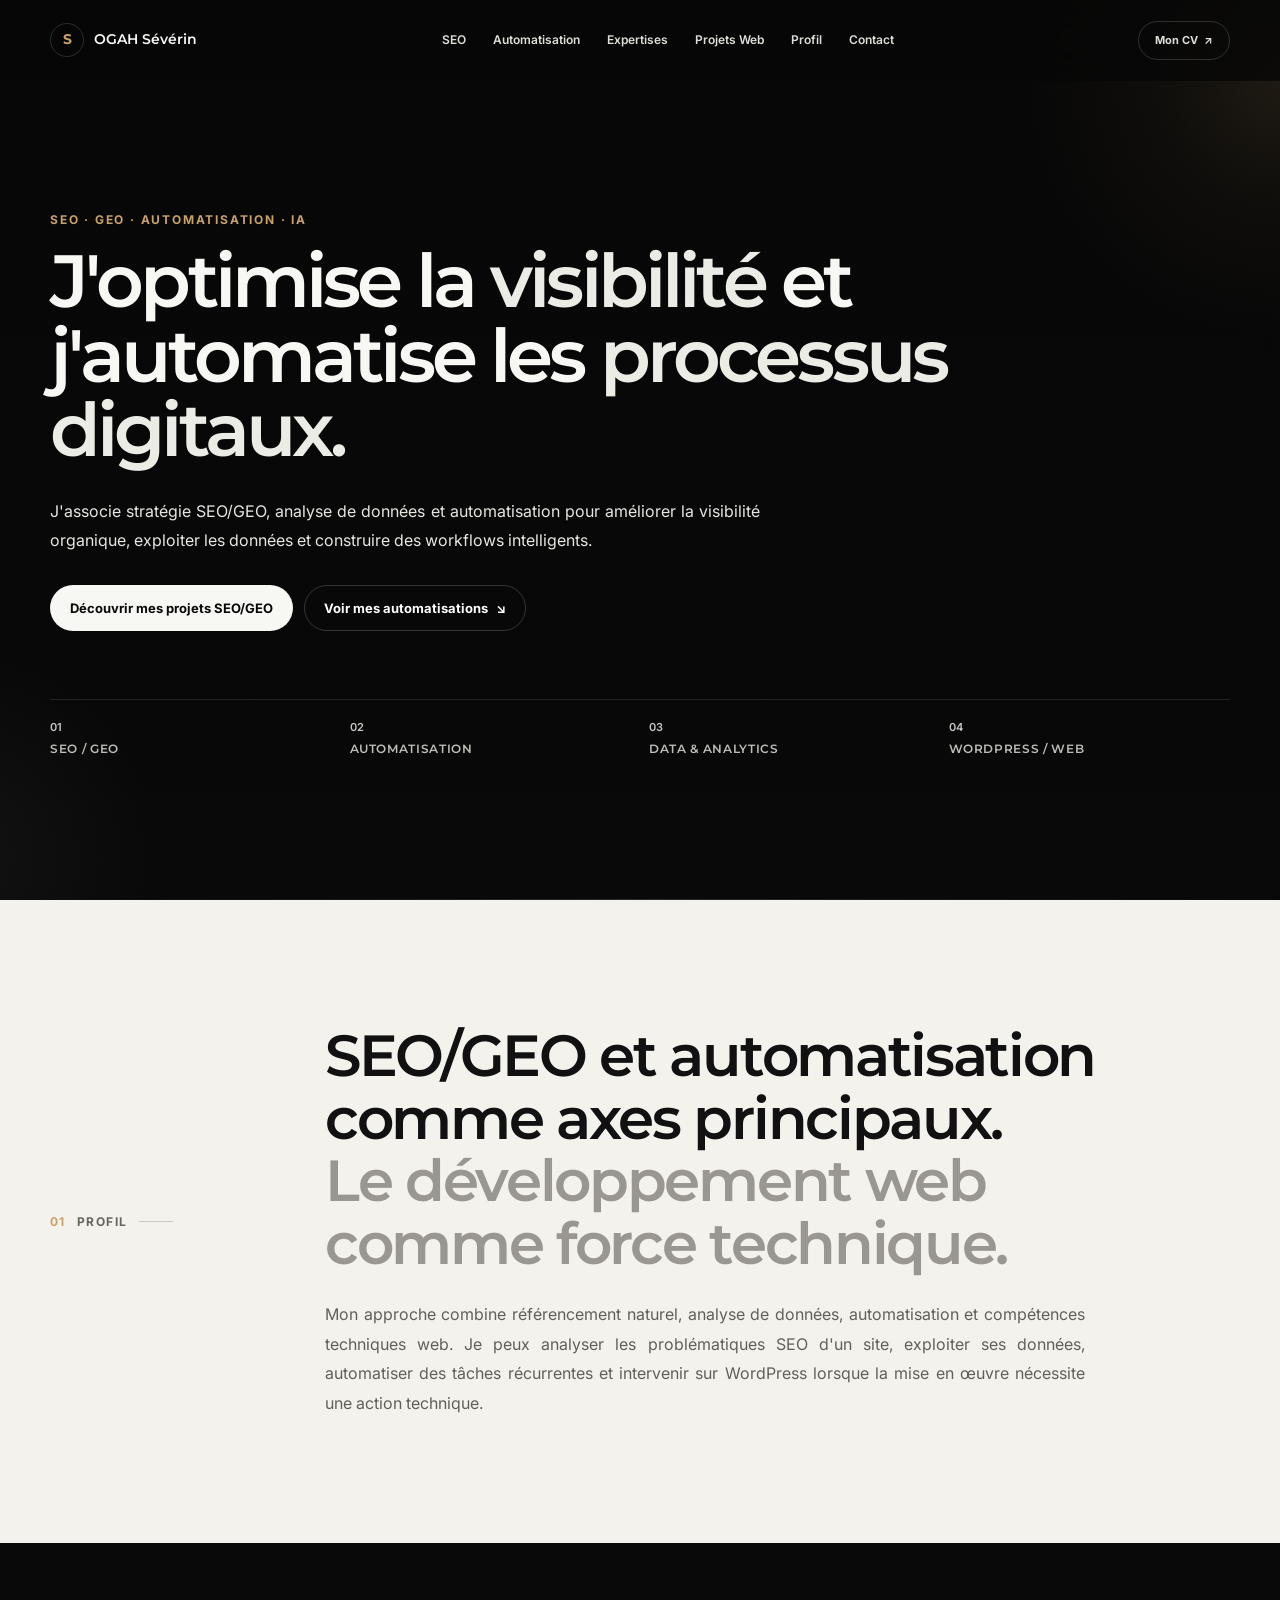
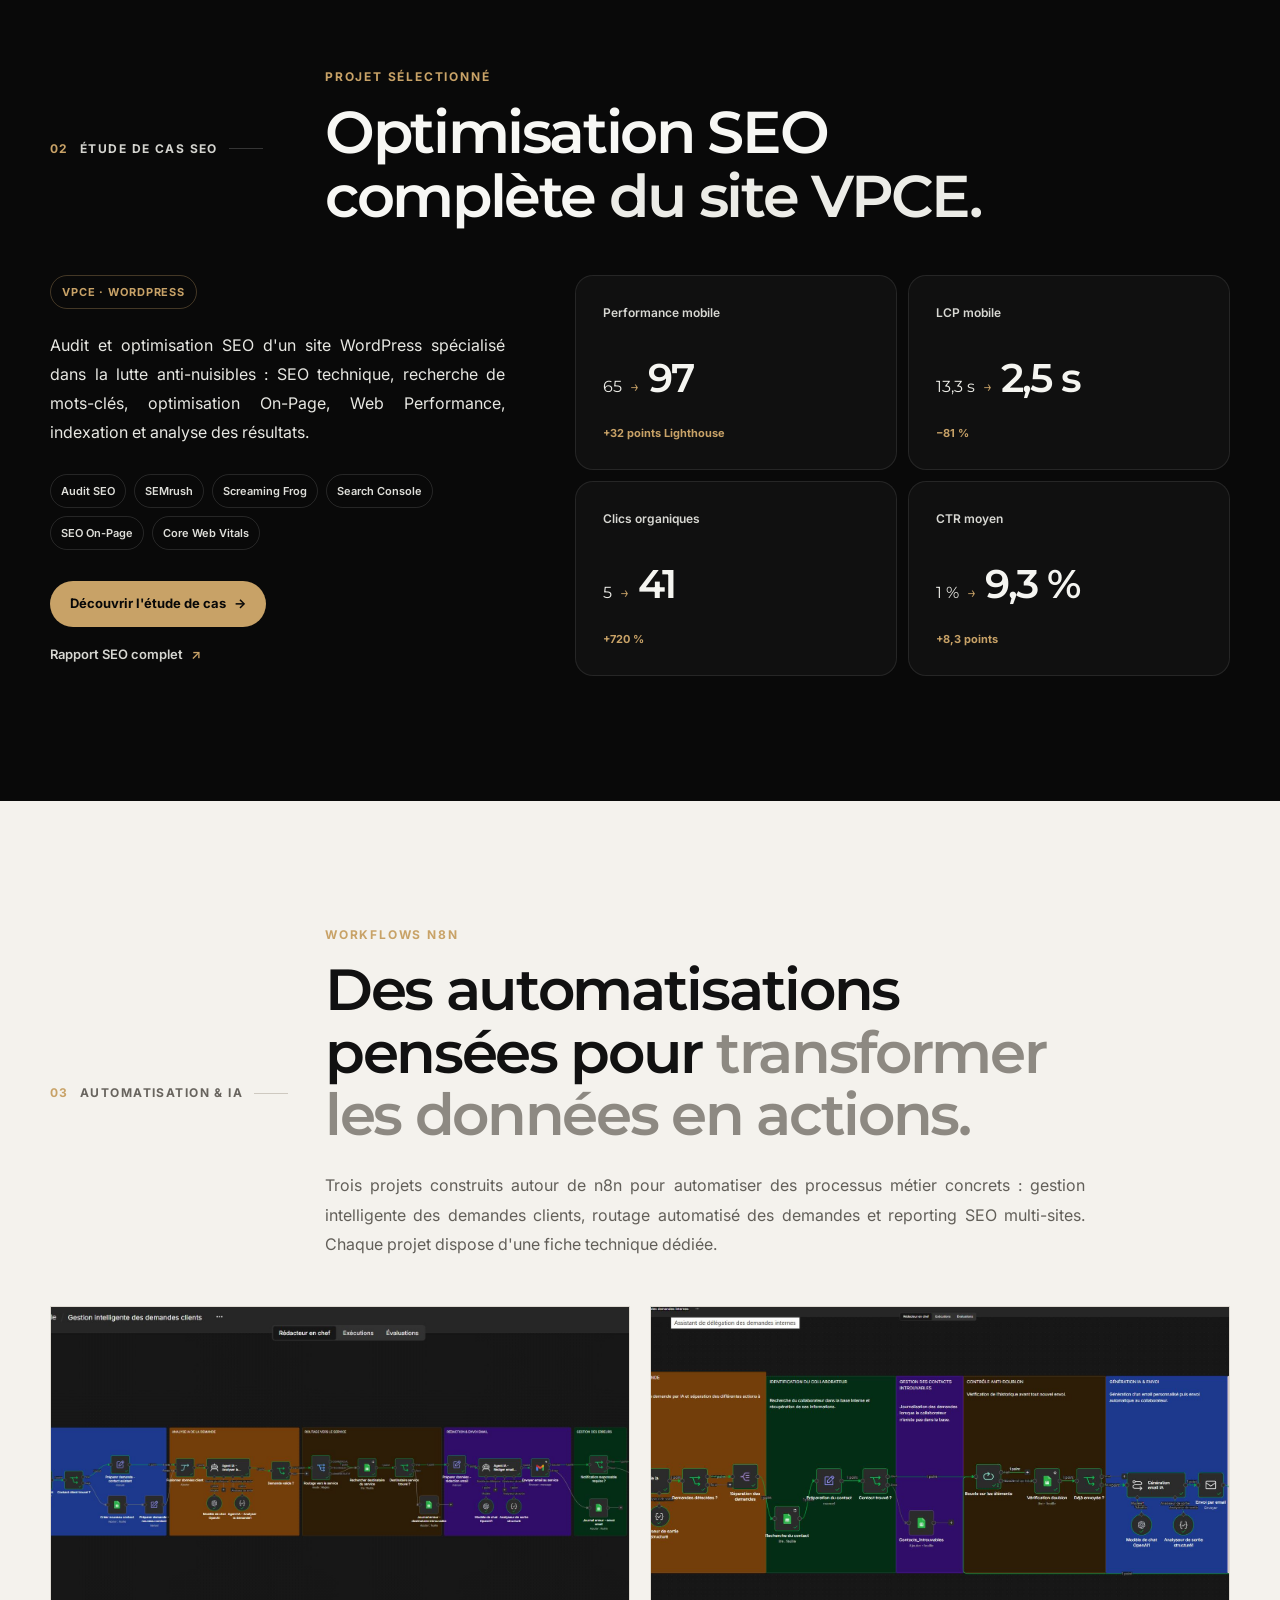
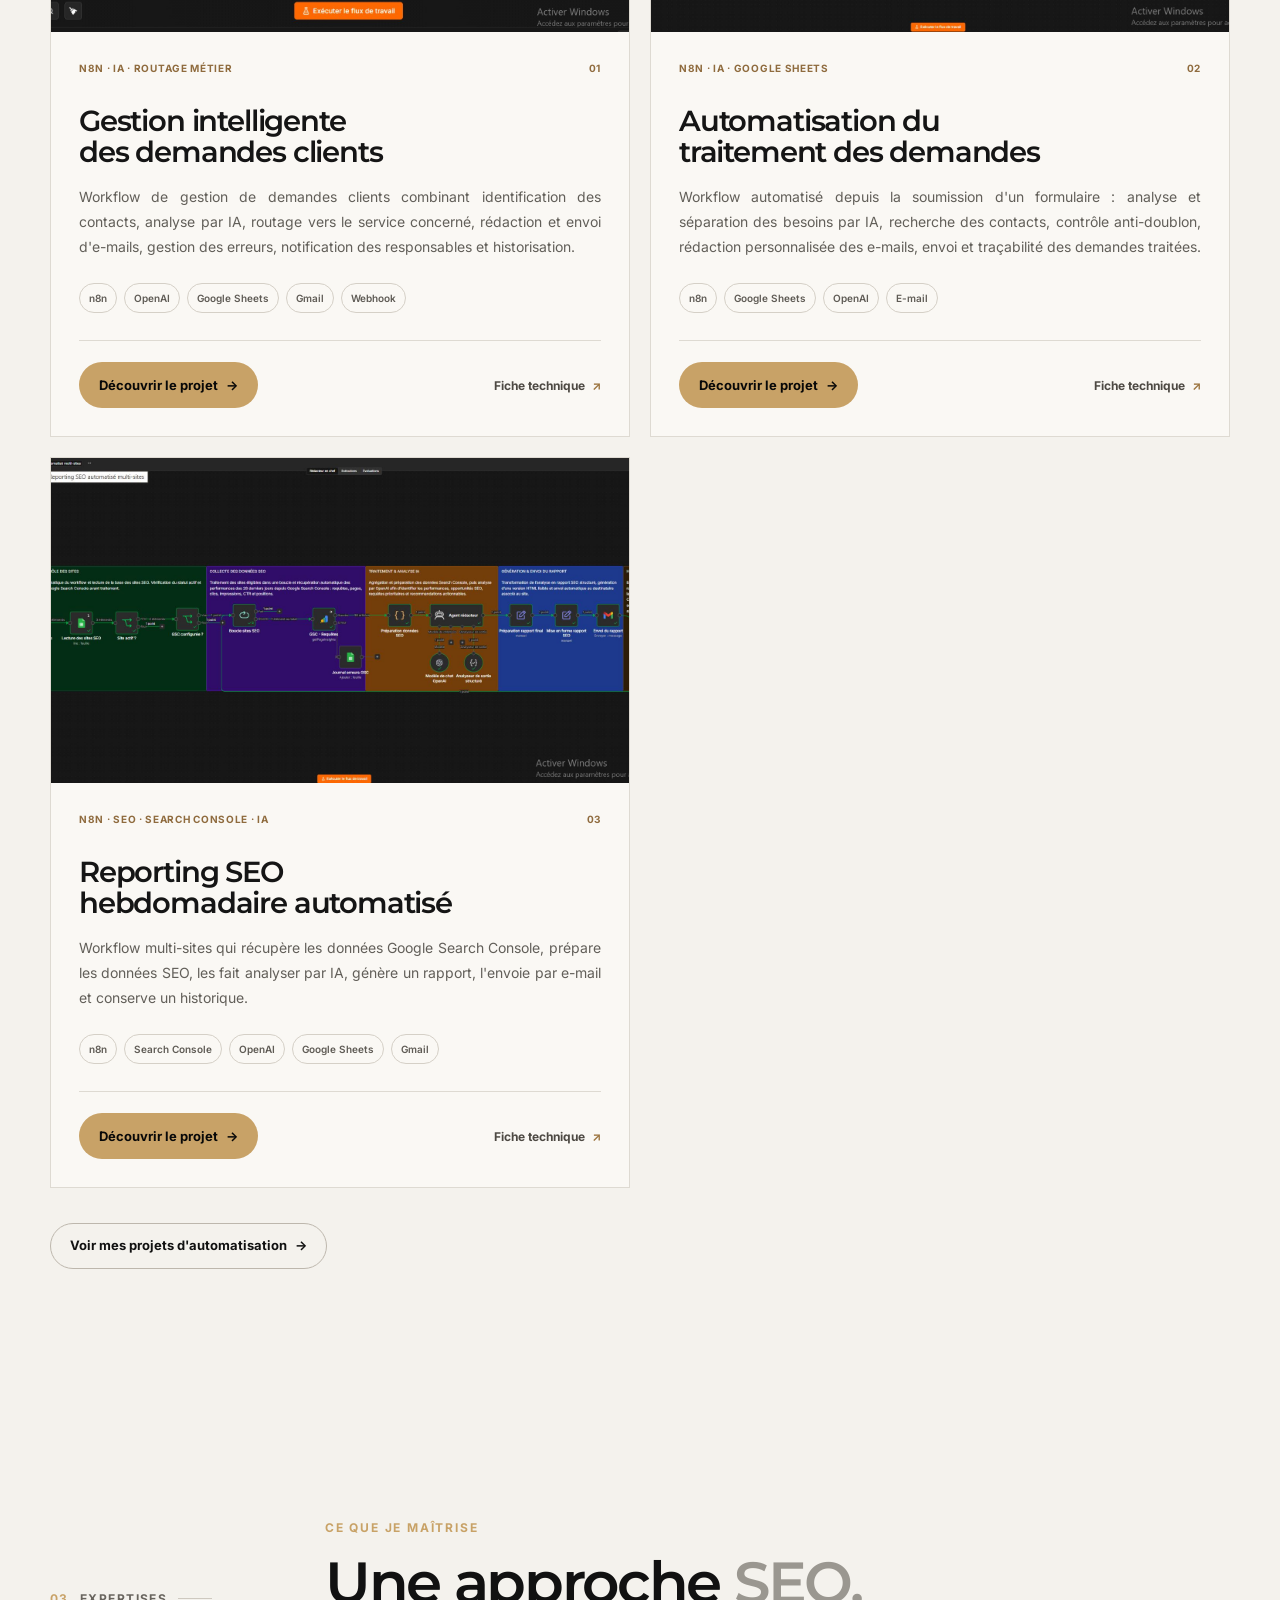
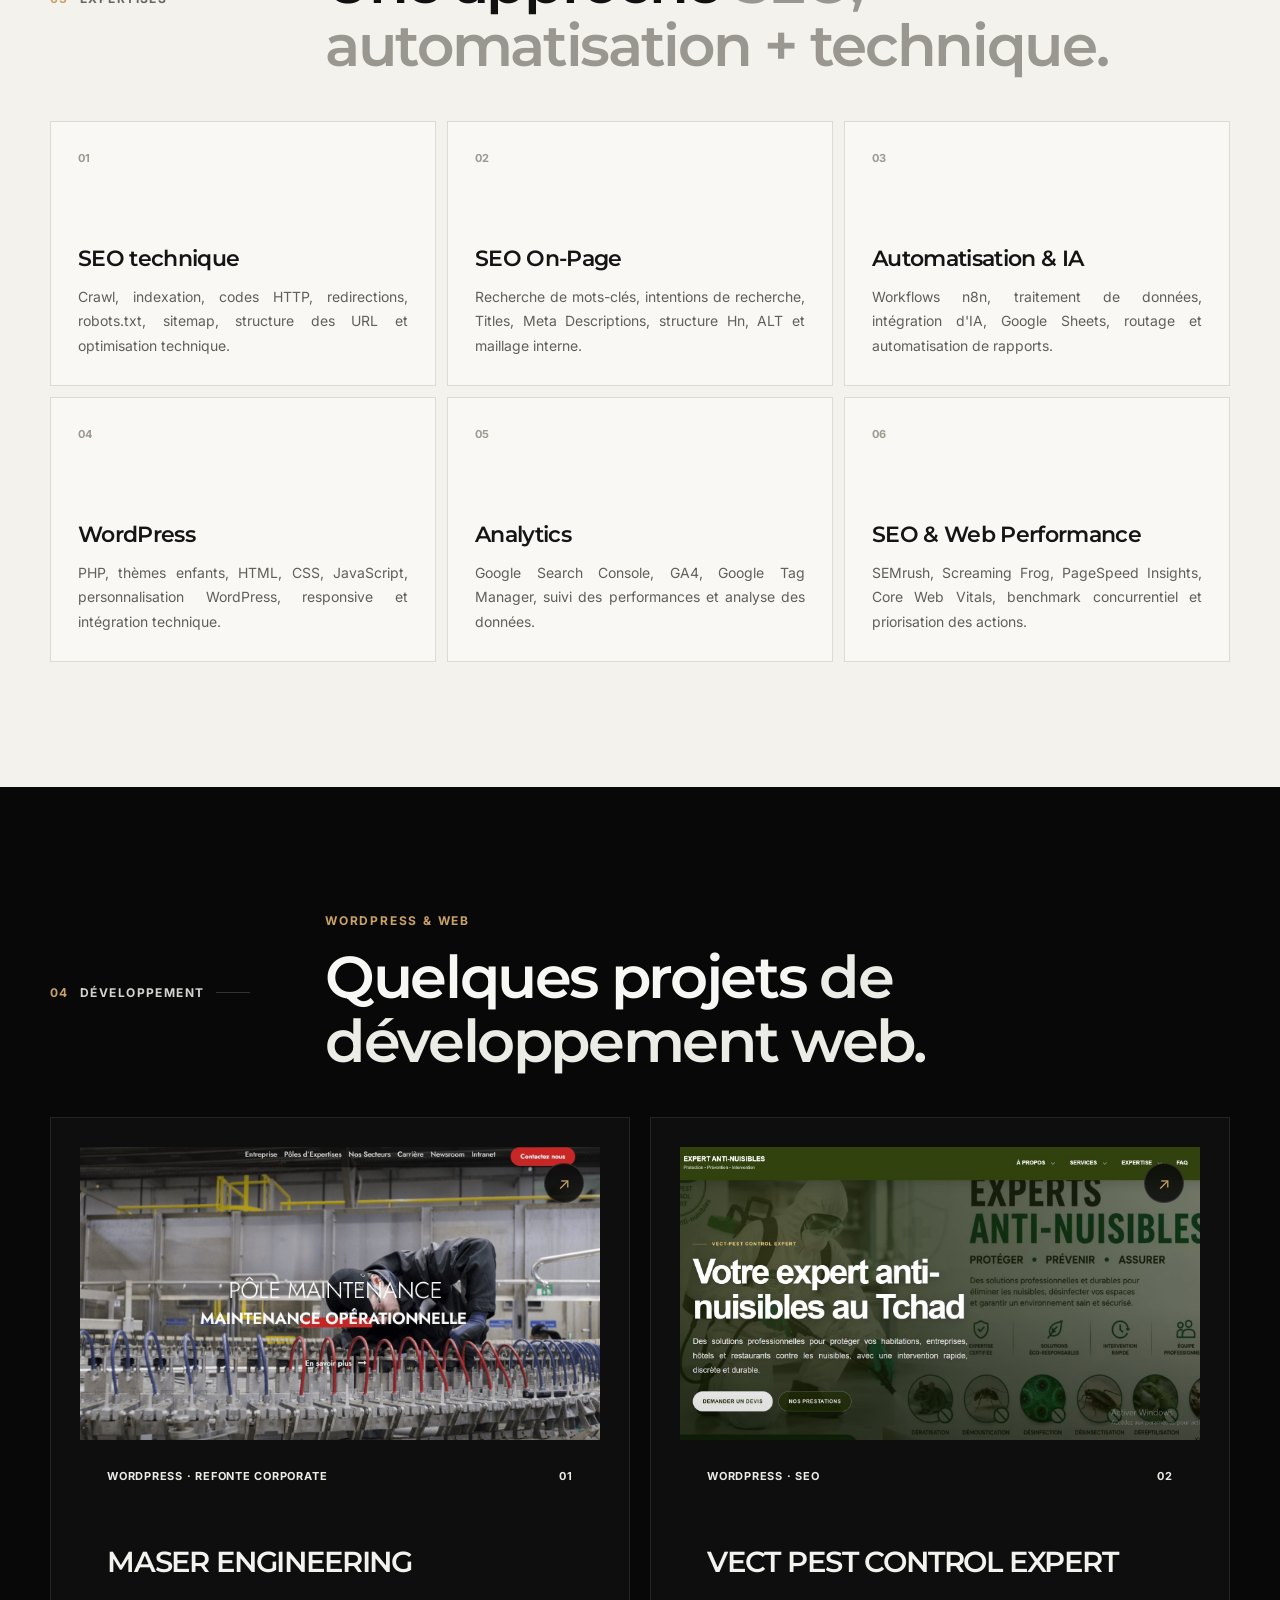
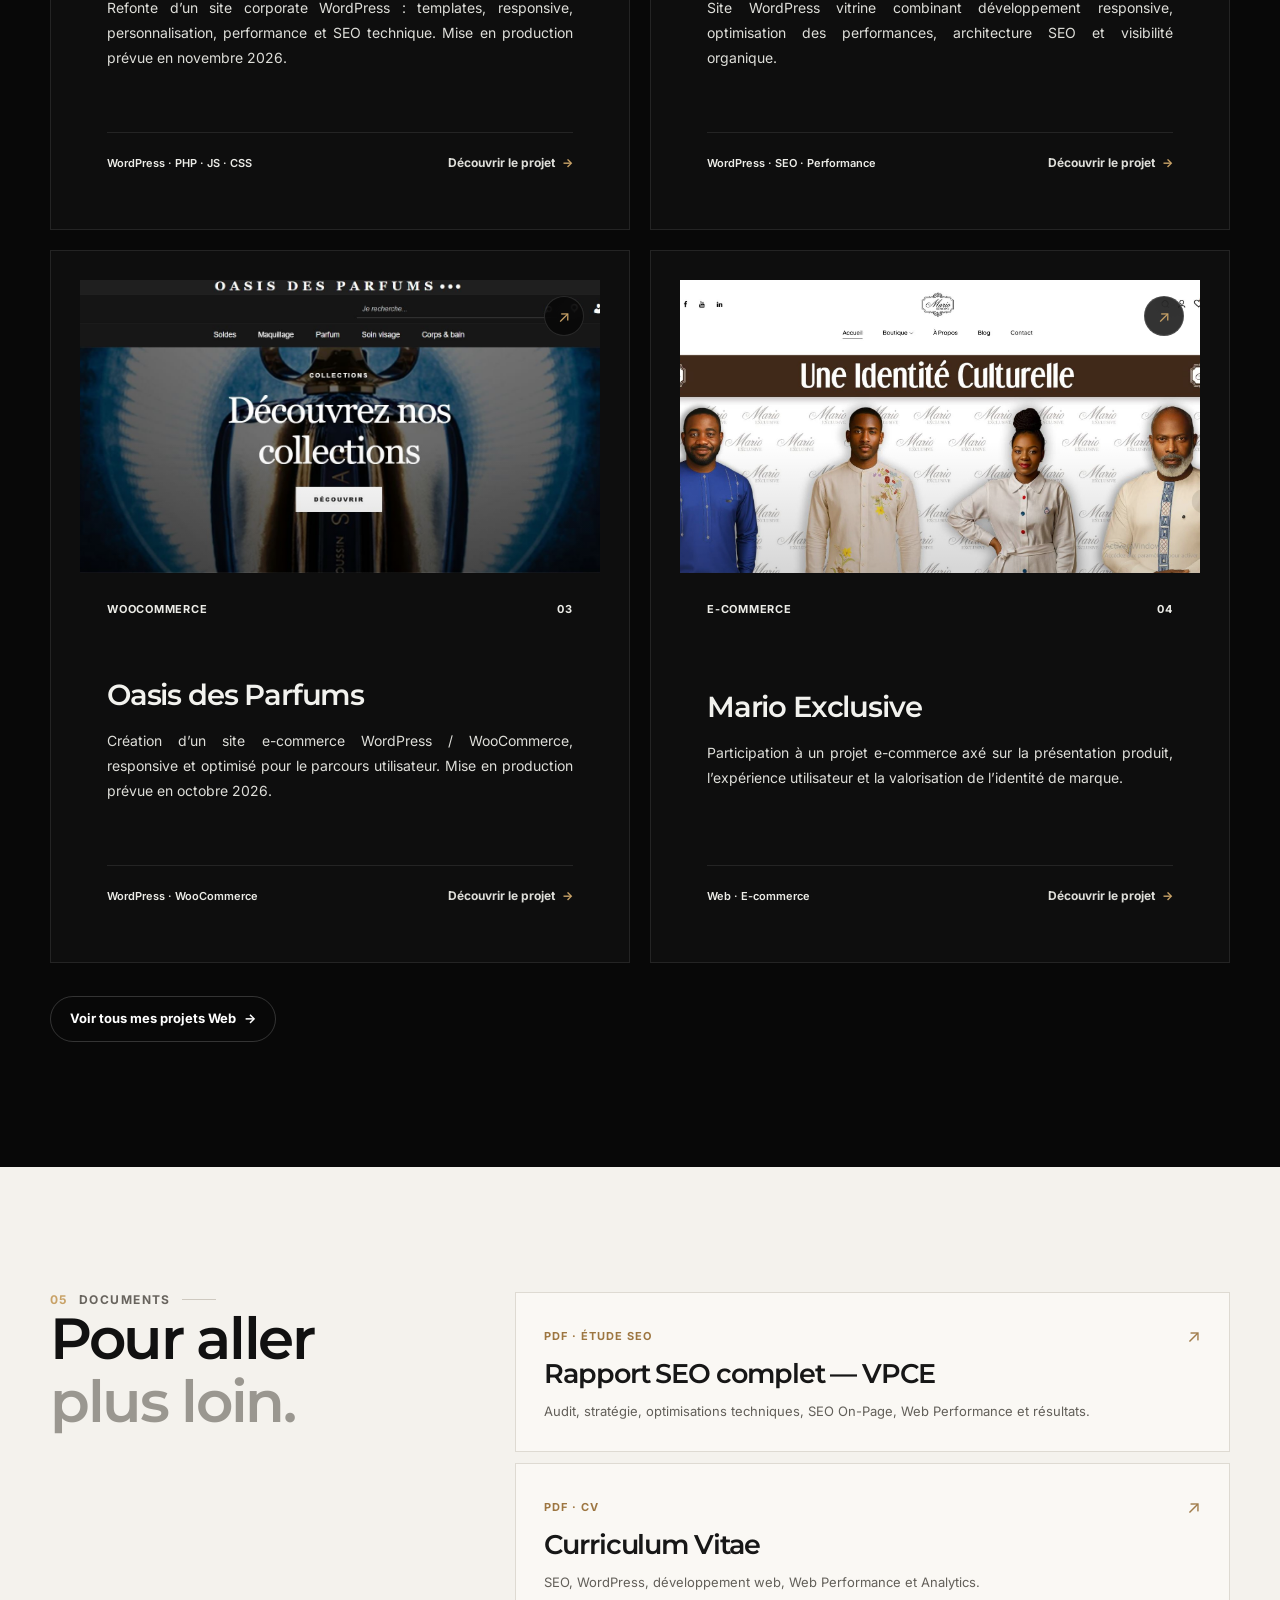
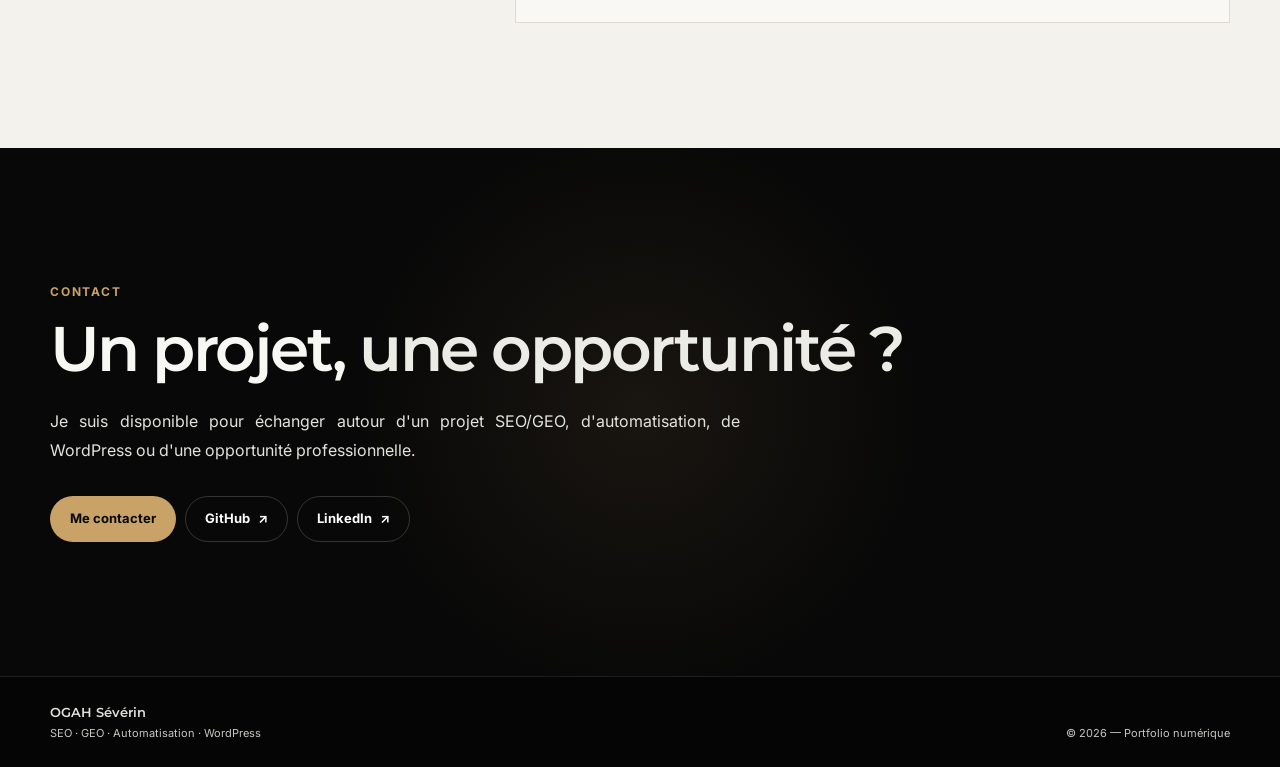
<file: index.html>
<!DOCTYPE html>
<html lang="fr">

<head>
  <meta charset="UTF-8">
  <meta name="viewport" content="width=device-width, initial-scale=1.0">

  <title>OGAH Sévérin — SEO, GEO, Automatisation & IA</title>

  <meta
    name="description"
    content="Portfolio de OGAH Sévérin : projets SEO/GEO, automatisation n8n et IA, analyse de données, WordPress et performance web."
  >

  <meta name="theme-color" content="#070707">

  <link rel="stylesheet" href="./assets/css/style.css">
  <script src="./assets/js/main.js" defer></script>
</head>

<body>

  <!-- =====================================================
       HEADER
  ====================================================== -->

  <header class="site-header" data-header>

    <div class="container site-header__inner">

      <a class="brand" href="#top" aria-label="Retour à l'accueil">

        <span class="brand__mark">
          S
        </span>

        <span class="brand__text">
          OGAH Sévérin
        </span>

      </a>

      <nav class="desktop-nav" aria-label="Navigation principale">

        <a href="#seo">SEO</a>
        <a href="#automatisation">Automatisation</a>
        <a href="#expertises">Expertises</a>
        <a href="#web">Projets Web</a>
        <a href="#profil">Profil</a>
        <a href="#contact">Contact</a>

      </nav>

      <div class="site-header__actions">

        <a
          class="header-cv"
          href="./assets/docs/SEO  GEO • IA  Automatisation.pdf"
          target="_blank"
          rel="noopener"
        >
          Mon CV
          <span aria-hidden="true">↗</span>
        </a>

        <button
          class="burger"
          type="button"
          aria-label="Ouvrir le menu"
          aria-expanded="false"
          data-burger
        >
          <span></span>
          <span></span>
        </button>

      </div>

    </div>

    <nav
      class="mobile-nav"
      aria-label="Navigation mobile"
      data-mobile-nav
    >

      <a href="#seo">SEO</a>
      <a href="#expertises">Expertises</a>
      <a href="#web">Projets Web</a>
      <a href="#profil">Profil</a>
      <a href="#contact">Contact</a>

      <a
        class="mobile-nav__cv"
        href="./assets/docs/SEO  GEO • IA  Automatisation.pdf"
        target="_blank"
        rel="noopener"
      >
        Consulter mon CV
      </a>

    </nav>

  </header>


  <main id="top">


    <!-- =====================================================
         HERO
    ====================================================== -->

    <section class="hero">

      <div class="hero__glow hero__glow--one"></div>
      <div class="hero__glow hero__glow--two"></div>

      <div class="container hero__inner">

        <div class="hero__content">

          <p class="eyebrow hero__eyebrow reveal">
            SEO · GEO · AUTOMATISATION · IA
          </p>

          <h1 class="hero__title reveal" data-delay="80">
            J'optimise la <span>visibilité</span>
            et j'automatise les
            <span>processus digitaux.</span>
          </h1>

          <p class="hero__intro reveal" data-delay="160">
            J'associe stratégie SEO/GEO, analyse de données et automatisation
            pour améliorer la visibilité organique, exploiter les données
            et construire des workflows intelligents.
          </p>

         <div class="hero__actions">
            <a class="btn btn--light" href="./seo.html">
              Découvrir mes projets SEO/GEO
            </a>
            <a class="btn btn--ghost-light" href="./automatisation.html">
              Voir mes automatisations
              <span aria-hidden="true">↘</span>
            </a>
            
          </div>


        </div>


        <div
          class="hero__signature reveal"
          data-delay="320"
          aria-hidden="true"
        >

          <div class="hero__signature-line"></div>

          <div class="hero__signature-items">

            <div>
              <span>01</span>
              <strong>SEO / GEO</strong>
            </div>

            <div>
              <span>02</span>
              <strong>Automatisation</strong>
            </div>

            <div>
              <span>03</span>
              <strong>Data & Analytics</strong>
            </div>

            <div>
              <span>04</span>
              <strong>WordPress / Web</strong>
            </div>

          </div>

        </div>

      </div>

    </section>


    <!-- =====================================================
         INTRO
    ====================================================== -->

    <section class="intro-section" id="profil">

      <div class="container intro-grid">

        <div class="section-label reveal">
          <span>01</span>
          Profil
        </div>

        <div class="intro-content">

          <h2 class="section-title reveal">
            SEO/GEO et automatisation comme axes principaux.
            <span>
              Le développement web comme force technique.
            </span>
          </h2>

          <p class="section-text reveal" data-delay="80">
            Mon approche combine référencement naturel, analyse de données,
            automatisation et compétences techniques web. Je peux analyser
            les problématiques SEO d'un site, exploiter ses données,
            automatiser des tâches récurrentes et intervenir sur WordPress
            lorsque la mise en œuvre nécessite une action technique.
          </p>

        </div>

      </div>

    </section>


    <!-- =====================================================
         ÉTUDE DE CAS SEO VEDETTE
    ====================================================== -->

    <section class="seo-feature" id="seo">

      <div class="container">

        <div class="seo-feature__head">

          <div class="section-label section-label--light reveal">
            <span>02</span>
            Étude de cas SEO
          </div>

          <div>

            <p class="eyebrow reveal">
              Projet sélectionné
            </p>

            <h2 class="seo-feature__title reveal">
              Optimisation SEO complète
              <span>du site VPCE.</span>
            </h2>

          </div>

        </div>


        <div class="seo-feature__main">

          <div class="seo-feature__content reveal">

            <div class="seo-project-tag">
              VPCE · WordPress
            </div>

            <p>
              Audit et optimisation SEO d'un site WordPress spécialisé
              dans la lutte anti-nuisibles : SEO technique, recherche
              de mots-clés, optimisation On-Page, Web Performance,
              indexation et analyse des résultats.
            </p>

            <div class="seo-feature__skills">

              <span>Audit SEO</span>
              <span>SEMrush</span>
              <span>Screaming Frog</span>
              <span>Search Console</span>
              <span>SEO On-Page</span>
              <span>Core Web Vitals</span>

            </div>

            <div class="seo-feature__actions">

              <a
                class="btn btn--gold"
                href="./projet-seo-vpce.html"
              >
                Découvrir l'étude de cas
                <span aria-hidden="true">→</span>
              </a>

              <a
                class="text-link"
                href="./assets/docs/PROJET SEO POUR VPCE.pdf"
                target="_blank"
                rel="noopener"
              >
                Rapport SEO complet
                <span aria-hidden="true">↗</span>
              </a>

            </div>

          </div>


          <div class="seo-results">

            <article class="result-card reveal">

              <span class="result-card__label">
                Performance mobile
              </span>

              <div class="result-card__value">
                <span>65</span>
                <span class="result-arrow">→</span>
                <strong
                  class="counter"
                  data-counter="97"
                >
                  97
                </strong>
              </div>

              <small>
                +32 points Lighthouse
              </small>

            </article>


            <article
              class="result-card reveal"
              data-delay="80"
            >

              <span class="result-card__label">
                LCP mobile
              </span>

              <div class="result-card__value">
                <span>13,3 s</span>
                <span class="result-arrow">→</span>
                <strong>2,5 s</strong>
              </div>

              <small>
                −81 %
              </small>

            </article>


            <article
              class="result-card reveal"
              data-delay="160"
            >

              <span class="result-card__label">
                Clics organiques
              </span>

              <div class="result-card__value">
                <span>5</span>
                <span class="result-arrow">→</span>
                <strong
                  class="counter"
                  data-counter="41"
                >
                  41
                </strong>
              </div>

              <small>
                +720 %
              </small>

            </article>


            <article
              class="result-card reveal"
              data-delay="240"
            >

              <span class="result-card__label">
                CTR moyen
              </span>

              <div class="result-card__value">
                <span>1 %</span>
                <span class="result-arrow">→</span>
                <strong>9,3 %</strong>
              </div>

              <small>
                +8,3 points
              </small>

            </article>

          </div>

        </div>

      </div>

    </section>


<!-- =====================================================
     AUTOMATISATION & IA
====================================================== -->

<section class="automation-section" id="automatisation">

  <div class="container">

    <!-- EN-TÊTE DE SECTION -->
    <div class="automation-section__head">

      <div class="section-label reveal">
        <span>03</span>
        Automatisation & IA
      </div>

      <div>

        <p class="eyebrow reveal">
          Workflows n8n
        </p>

        <h2 class="automation-section__title reveal">
          Des automatisations pensées pour
          <span>transformer les données en actions.</span>
        </h2>

        <p
          class="automation-section__intro reveal"
          data-delay="80"
        >
          Trois projets construits autour de n8n pour automatiser des
          processus métier concrets : gestion intelligente des demandes clients,
          routage automatisé des demandes et reporting SEO multi-sites.
          Chaque projet dispose d'une fiche technique dédiée.
        </p>

      </div>

    </div>


    <!-- =================================================
         GRILLE DES 3 PROJETS
    ================================================== -->

    <div class="automation-grid">


      <!-- ===============================================
           PROJET 01
           GESTION INTELLIGENTE DES DEMANDES CLIENTS
      ================================================ -->

      <article class="automation-card reveal">

        <!-- IMAGE -->
        <div class="automation-card__visual">

          <img
            src="./assets/images/PROJETS DE GESTION DE DEMANDE INTELLIGENTE.JPG"
            alt="Workflow n8n de gestion intelligente des demandes clients avec intelligence artificielle"
            loading="lazy"
            decoding="async"
            width="1440"
            height="810"
          >

        </div>


        <!-- CONTENU -->
        <div class="automation-card__body">

          <div class="automation-card__top">

            <span>
              n8n · IA · Routage métier
            </span>

            <span>
              01
            </span>

          </div>


          <h3>
            Gestion intelligente des demandes clients
          </h3>


          <p>
            Workflow de gestion de demandes clients combinant identification
            des contacts, analyse par IA, routage vers le service concerné,
            rédaction et envoi d'e-mails, gestion des erreurs, notification
            des responsables et historisation.
          </p>


          <!-- TECHNOLOGIES -->
          <div class="automation-card__tags">

            <span>n8n</span>
            <span>OpenAI</span>
            <span>Google Sheets</span>
            <span>Gmail</span>
            <span>Webhook</span>

          </div>


          <!-- BOUTONS -->
          <div class="automation-card__actions">

            <a
              class="btn btn--gold"
              href="./automatisation.html#projet-1"
            >
              Découvrir le projet
              <span aria-hidden="true">→</span>
            </a>


            <a
              class="automation-card__pdf"
              href="./assets/docs/GESTION INTELLIGENTE DES DEMANDES CLIENTES.pdf"
              target="_blank"
              rel="noopener"
            >
              Fiche technique
              <span aria-hidden="true">↗</span>
            </a>

          </div>

        </div>

      </article>



      <!-- ===============================================
           PROJET 02
           AUTOMATISATION DU TRAITEMENT DES DEMANDES
      ================================================ -->

      <article
        class="automation-card reveal"
        data-delay="100"
      >

        <!-- IMAGE -->
        <div class="automation-card__visual">

          <img
            src="./assets/images/AUTOMATISATION  DE DELEGATION DES TACHES.JPG"
            alt="Workflow n8n d'automatisation du traitement des demandes"
            loading="lazy"
            decoding="async"
            width="1440"
            height="810"
          >

        </div>


        <!-- CONTENU -->
        <div class="automation-card__body">

          <div class="automation-card__top">

            <span>
              n8n · IA · Google Sheets
            </span>

            <span>
              02
            </span>

          </div>


          <h3>
            Automatisation du traitement des demandes
          </h3>


          <p>
            Workflow automatisé depuis la soumission d'un formulaire :
            analyse et séparation des besoins par IA, recherche des contacts,
            contrôle anti-doublon, rédaction personnalisée des e-mails,
            envoi et traçabilité des demandes traitées.
          </p>


          <!-- TECHNOLOGIES -->
          <div class="automation-card__tags">

            <span>n8n</span>
            <span>Google Sheets</span>
            <span>OpenAI</span>
            <span>E-mail</span>

          </div>


          <!-- BOUTONS -->
          <div class="automation-card__actions">

            <a
              class="btn btn--gold"
              href="./automatisation.html#projet-2"
            >
              Découvrir le projet
              <span aria-hidden="true">→</span>
            </a>


            <a
              class="automation-card__pdf"
              href="./assets/docs/Fiche_technique_Automatisation_Routage_Demandes_n8n.pdf"
              target="_blank"
              rel="noopener"
            >
              Fiche technique
              <span aria-hidden="true">↗</span>
            </a>

          </div>

        </div>

      </article>



      <!-- ===============================================
           PROJET 03
           REPORTING SEO AUTOMATISÉ
      ================================================ -->

      <article
        class="automation-card reveal"
        data-delay="200"
      >

        <!-- IMAGE -->
        <div class="automation-card__visual">

          <img
            src="./assets/images/Reporting SEO automatise multisite.JPG"
            alt="Workflow n8n de reporting SEO hebdomadaire automatisé multi-sites"
            loading="lazy"
            decoding="async"
            width="1440"
            height="810"
          >

        </div>


        <!-- CONTENU -->
        <div class="automation-card__body">

          <div class="automation-card__top">

            <span>
              n8n · SEO · Search Console · IA
            </span>

            <span>
              03
            </span>

          </div>


          <h3>
            Reporting SEO hebdomadaire automatisé
          </h3>


          <p>
            Workflow multi-sites qui récupère les données Google Search
            Console, prépare les données SEO, les fait analyser par IA,
            génère un rapport, l'envoie par e-mail et conserve un historique.
          </p>


          <!-- TECHNOLOGIES -->
          <div class="automation-card__tags">

            <span>n8n</span>
            <span>Search Console</span>
            <span>OpenAI</span>
            <span>Google Sheets</span>
            <span>Gmail</span>

          </div>


          <!-- BOUTONS -->
          <div class="automation-card__actions">

            <a
              class="btn btn--gold"
              href="./automatisation.html#projet-3"
            >
              Découvrir le projet
              <span aria-hidden="true">→</span>
            </a>


            <a
              class="automation-card__pdf"
              href="./assets/docs/Fiche_technique_Reporting_SEO_n8n_V1_Production.pdf"
              target="_blank"
              rel="noopener"
            >
              Fiche technique
              <span aria-hidden="true">↗</span>
            </a>

          </div>

        </div>

      </article>

    </div>


    <!-- =================================================
         BOUTON PAGE AUTOMATISATION
    ================================================== -->

    <div class="automation-section__more reveal">

      <a
        class="btn btn--dark-outline"
        href="./automatisation.html"
      >
        Voir mes projets d'automatisation
        <span aria-hidden="true">→</span>
      </a>

    </div>

  </div>

</section>

    <!-- =====================================================
         EXPERTISES
    ====================================================== -->

    <section class="expertises-section" id="expertises">

      <div class="container">

        <div class="section-heading">

          <div class="section-label reveal">
            <span>03</span>
            Expertises
          </div>

          <div>

            <p class="eyebrow reveal">
              Ce que je maîtrise
            </p>

            <h2 class="section-title reveal">
              Une approche
              <span>SEO, automatisation + technique.</span>
            </h2>

          </div>

        </div>


        <div class="expertise-grid">


          <article class="expertise-card reveal">

            <span class="expertise-card__number">
              01
            </span>

            <h3>
              SEO technique
            </h3>

            <p>
              Crawl, indexation, codes HTTP, redirections,
              robots.txt, sitemap, structure des URL et
              optimisation technique.
            </p>

          </article>


          <article
            class="expertise-card reveal"
            data-delay="70"
          >

            <span class="expertise-card__number">
              02
            </span>

            <h3>
              SEO On-Page
            </h3>

            <p>
              Recherche de mots-clés, intentions de recherche,
              Titles, Meta Descriptions, structure Hn, ALT et
              maillage interne.
            </p>

          </article>


          <article
            class="expertise-card reveal"
            data-delay="140"
          >

            <span class="expertise-card__number">
              03
            </span>

            <h3>
              Automatisation & IA
            </h3>

            <p>
              Workflows n8n, traitement de données, intégration d'IA,
              Google Sheets, routage et automatisation de rapports.
            </p>

          </article>


          <article
            class="expertise-card reveal"
            data-delay="210"
          >

            <span class="expertise-card__number">
              04
            </span>

            <h3>
              WordPress
            </h3>

            <p>
              PHP, thèmes enfants, HTML, CSS, JavaScript,
              personnalisation WordPress, responsive et
              intégration technique.
            </p>

          </article>


          <article
            class="expertise-card reveal"
            data-delay="280"
          >

            <span class="expertise-card__number">
              05
            </span>

            <h3>
              Analytics
            </h3>

            <p>
              Google Search Console, GA4, Google Tag Manager,
              suivi des performances et analyse des données.
            </p>

          </article>


          <article
            class="expertise-card reveal"
            data-delay="350"
          >

            <span class="expertise-card__number">
              06
            </span>

            <h3>
              SEO & Web Performance
            </h3>

            <p>
              SEMrush, Screaming Frog, PageSpeed Insights, Core Web Vitals,
              benchmark concurrentiel et priorisation des actions.
            </p>

          </article>

        </div>

      </div>

    </section>


   <!-- =====================================================
     PROJETS WEB
====================================================== -->

<section class="web-projects" id="web">

  <div class="container">

    <div class="section-heading">

      <div class="section-label section-label--light reveal">
        <span>04</span>
        Développement
      </div>

      <div>

        <p class="eyebrow reveal">
          WordPress & Web
        </p>

        <h2 class="web-projects__title reveal">
          Quelques projets
          <span>de développement web.</span>
        </h2>

      </div>

    </div>


    <div class="web-grid">


      <!-- =================================================
           MASER ENGINEERING
      ================================================== -->

      <article class="web-card reveal">

        <a
          class="web-card__media"
          href="./developpement-web.html"
          aria-label="Découvrir le projet MASER ENGINEERING"
        >

          <img
            src="./assets/images/WhatsApp Image 2026-05-17 at 17.08.23 (1).jpeg"
            alt="Aperçu du site corporate MASER ENGINEERING"
            loading="lazy"
            width="1440"
            height="820"
          >

          <span class="web-card__media-arrow" aria-hidden="true">
            ↗
          </span>

        </a>


        <div class="web-card__body">

          <div class="web-card__top">

            <span>
              WordPress · Refonte corporate
            </span>

            <span>
              01
            </span>

          </div>


          <div class="web-card__content">

            <h3>
              MASER ENGINEERING
            </h3>

            <p>
              Refonte d’un site corporate WordPress : templates,
              responsive, personnalisation, performance et SEO technique.
              Mise en production prévue en novembre 2026.
            </p>

          </div>


          <div class="web-card__footer">

            <span>
              WordPress · PHP · JS · CSS
            </span>

            <a href="./developpement-web.html">
              Découvrir le projet
              <span aria-hidden="true">→</span>
            </a>

          </div>

        </div>

      </article>


      <!-- =================================================
           VPCE
      ================================================== -->

      <article
        class="web-card reveal"
        data-delay="90"
      >

        <a
          class="web-card__media"
          href="./developpement-web.html"
          aria-label="Découvrir le projet VPCE"
        >

          <img
            src="./assets/images/VECT PEST.JPG"
            alt="Aperçu du site WordPress Vect Pest Control Expert"
            loading="lazy"
            width="1440"
            height="820"
          >

          <span class="web-card__media-arrow" aria-hidden="true">
            ↗
          </span>

        </a>


        <div class="web-card__body">

          <div class="web-card__top">

            <span>
              WordPress · SEO
            </span>

            <span>
              02
            </span>

          </div>


          <div class="web-card__content">

            <h3>
              VECT PEST CONTROL EXPERT
            </h3>

            <p>
              Site WordPress vitrine combinant développement responsive,
              optimisation des performances, architecture SEO et visibilité
              organique.
            </p>

          </div>


          <div class="web-card__footer">

            <span>
              WordPress · SEO · Performance
            </span>

            <a href="./developpement-web.html">
              Découvrir le projet
              <span aria-hidden="true">→</span>
            </a>

          </div>

        </div>

      </article>


      <!-- =================================================
           OASIS DES PARFUMS
      ================================================== -->

      <article
        class="web-card reveal"
        data-delay="180"
      >

        <a
          class="web-card__media"
          href="./developpement-web.html"
          aria-label="Découvrir le projet Oasis des Parfums"
        >

          <img
            src="./assets/images/OASIS.JPG"
            alt="Aperçu du site e-commerce Oasis des Parfums"
            loading="lazy"
            width="1440"
            height="820"
          >

          <span class="web-card__media-arrow" aria-hidden="true">
            ↗
          </span>

        </a>


        <div class="web-card__body">

          <div class="web-card__top">

            <span>
              WooCommerce
            </span>

            <span>
              03
            </span>

          </div>


          <div class="web-card__content">

            <h3>
              Oasis des Parfums
            </h3>

            <p>
              Création d’un site e-commerce WordPress / WooCommerce,
              responsive et optimisé pour le parcours utilisateur.
              Mise en production prévue en octobre 2026.
            </p>

          </div>


          <div class="web-card__footer">

            <span>
              WordPress · WooCommerce
            </span>

            <a href="./developpement-web.html">
              Découvrir le projet
              <span aria-hidden="true">→</span>
            </a>

          </div>

        </div>

      </article>


      <!-- =================================================
           MARIO EXCLUSIVE
      ================================================== -->

      <article
        class="web-card reveal"
        data-delay="270"
      >

        <a
          class="web-card__media"
          href="./developpement-web.html"
          aria-label="Découvrir le projet Mario Exclusive"
        >

          <img
            src="./assets/images/mario.JPG"
            alt="Aperçu du site e-commerce Mario Exclusive"
            loading="lazy"
            width="1440"
            height="820"
          >

          <span class="web-card__media-arrow" aria-hidden="true">
            ↗
          </span>

        </a>


        <div class="web-card__body">

          <div class="web-card__top">

            <span>
              E-commerce
            </span>

            <span>
              04
            </span>

          </div>


          <div class="web-card__content">

            <h3>
              Mario Exclusive
            </h3>

            <p>
              Participation à un projet e-commerce axé sur la présentation
              produit, l’expérience utilisateur et la valorisation de
              l’identité de marque.
            </p>

          </div>


          <div class="web-card__footer">

            <span>
              Web · E-commerce
            </span>

            <a href="./developpement-web.html">
              Découvrir le projet
              <span aria-hidden="true">→</span>
            </a>

          </div>

        </div>

      </article>

    </div>


    <div class="web-projects__more reveal">

      <a
        class="btn btn--ghost-light"
        href="./developpement-web.html"
      >
        Voir tous mes projets Web
        <span aria-hidden="true">→</span>
      </a>

    </div>

  </div>

</section>


    <!-- =====================================================
         DOCUMENTS
    ====================================================== -->

    <section class="documents-section">

      <div class="container">

        <div class="documents-grid">

          <div>

            <div class="section-label reveal">
              <span>05</span>
              Documents
            </div>

            <h2 class="section-title reveal">
              Pour aller
              <span>plus loin.</span>
            </h2>

          </div>


          <div class="documents-list">


            <a
              class="document-card reveal"
              href="./assets/docs/PROJET SEO POUR VPCE.pdf"
              target="_blank"
              rel="noopener"
            >
  
              <div>

                <span class="document-card__type">
                  PDF · Étude SEO
                </span>

                <h3>
                  Rapport SEO complet — VPCE
                </h3>

                <p>
                  Audit, stratégie, optimisations techniques,
                  SEO On-Page, Web Performance et résultats.
                </p>

              </div>

              <span class="document-card__arrow">
                ↗
              </span>

            </a>


            <a
              class="document-card reveal"
              data-delay="100"
              href="./assets/docs/SEO  GEO • IA Agentique.pdf"
              target="_blank"
              rel="noopener"
            >

              <div>

                <span class="document-card__type">
                  PDF · CV
                </span>

                <h3>
                  Curriculum Vitae
                </h3>

                <p>
                  SEO, WordPress, développement web,
                  Web Performance et Analytics.
                </p>

              </div>

              <span class="document-card__arrow">
                ↗
              </span>

            </a>

          </div>

        </div>

      </div>

    </section>


    <!-- =====================================================
         CONTACT
    ====================================================== -->

    <section class="contact-section" id="contact">

      <div class="contact-glow"></div>

      <div class="container">

        <div class="contact-card reveal">

          <p class="eyebrow">
            Contact
          </p>

          <h2>
            Un projet,
            <span>une opportunité ?</span>
          </h2>

          <p>
            Je suis disponible pour échanger autour d'un projet
            SEO/GEO, d'automatisation, de WordPress ou d'une opportunité
            professionnelle.
          </p>

          <div class="contact-actions">

            <a
              class="btn btn--gold"
              href="mailto:severinolagassou@gmail.com"
            >
              Me contacter
            </a>

            <a
              class="btn btn--ghost-light"
              href="https://github.com/SEVERIN9343"
              target="_blank"
              rel="noopener"
            >
              GitHub
              <span aria-hidden="true">↗</span>
            </a>

            <a
              class="btn btn--ghost-light"
              href="https://www.linkedin.com/in/k-s%C3%A9v%C3%A9rin-ogah-lagassou-218701293/"
              target="_blank"
              rel="noopener"
            >
              LinkedIn
              <span aria-hidden="true">↗</span>
            </a>

          </div>

        </div>

      </div>

    </section>

  </main>


  <!-- =====================================================
       FOOTER
  ====================================================== -->

  <footer class="footer">

    <div class="container footer__inner">

      <div>
        <strong>
          OGAH Sévérin
        </strong>

        <span>
          SEO · GEO · Automatisation · WordPress
        </span>
      </div>

      <p>
        © <span id="year"></span> — Portfolio numérique
      </p>

    </div>

  </footer>

</body>

</html>
</file>
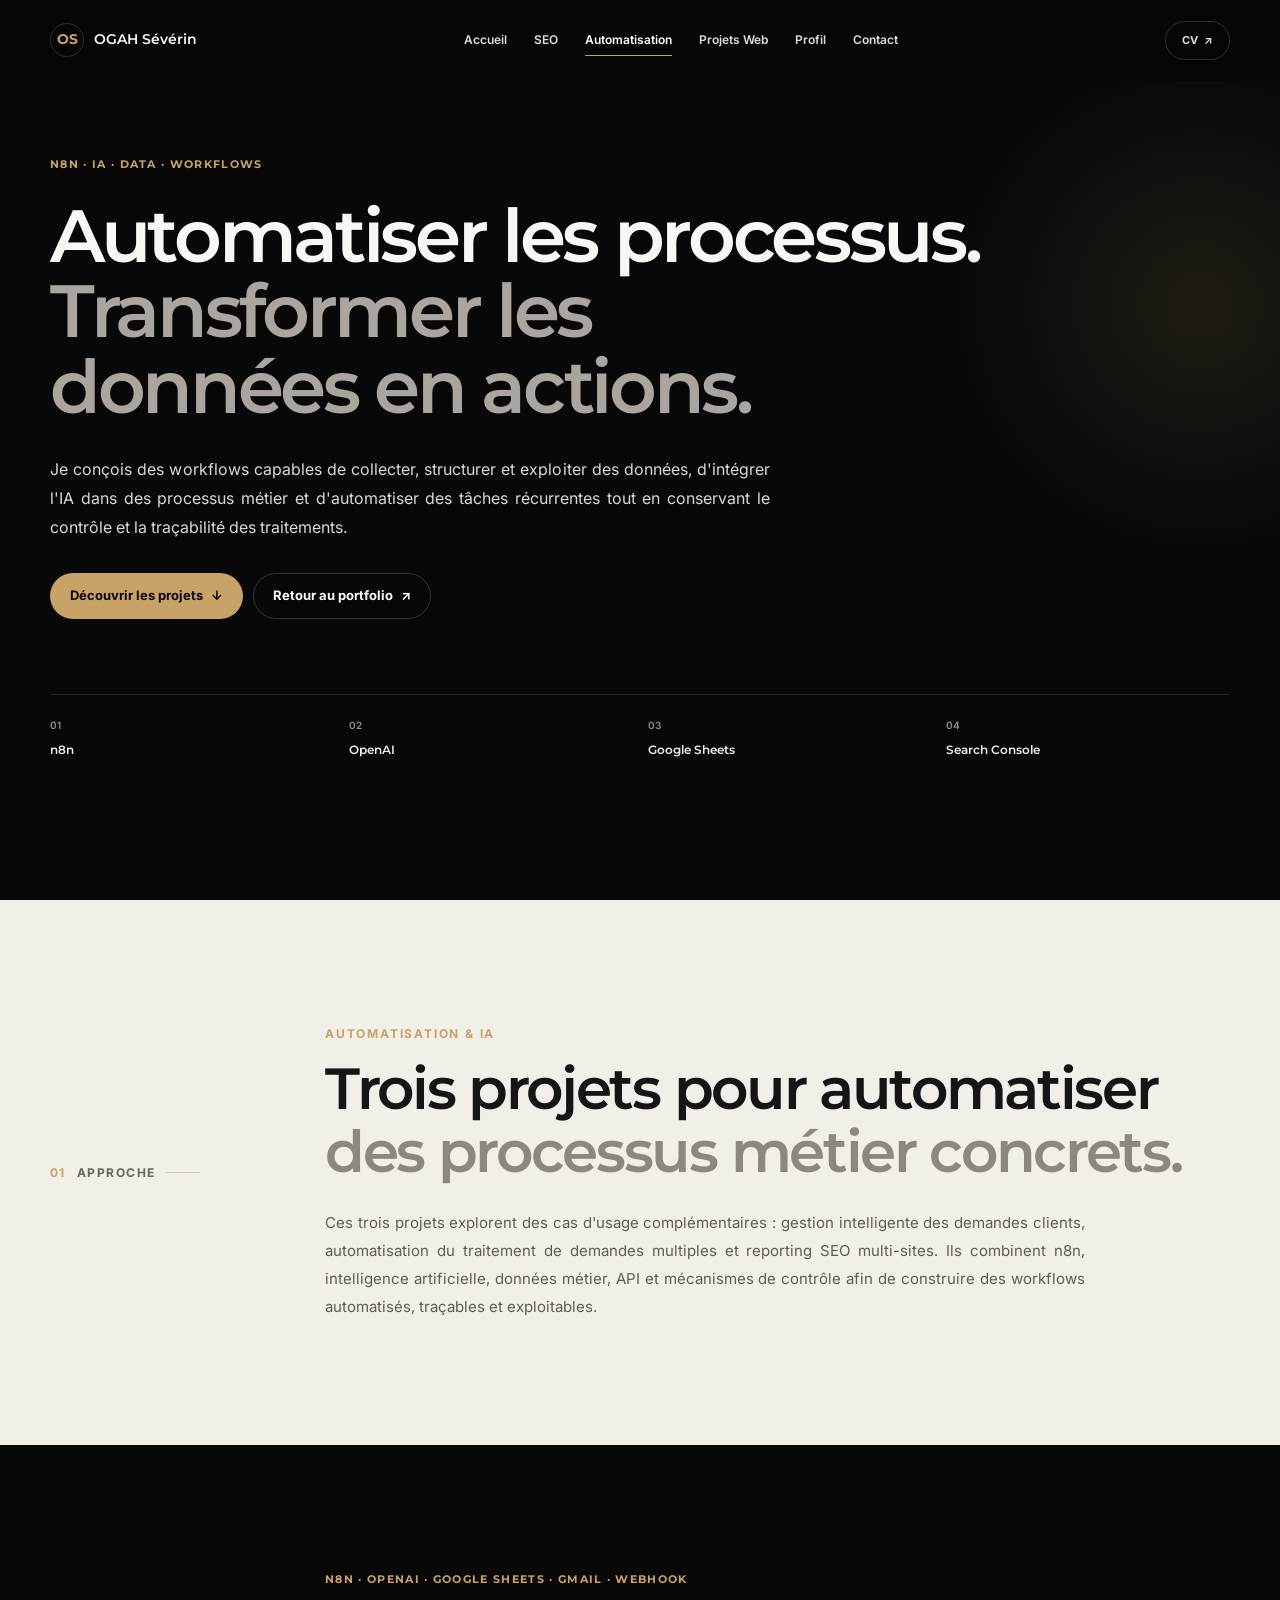
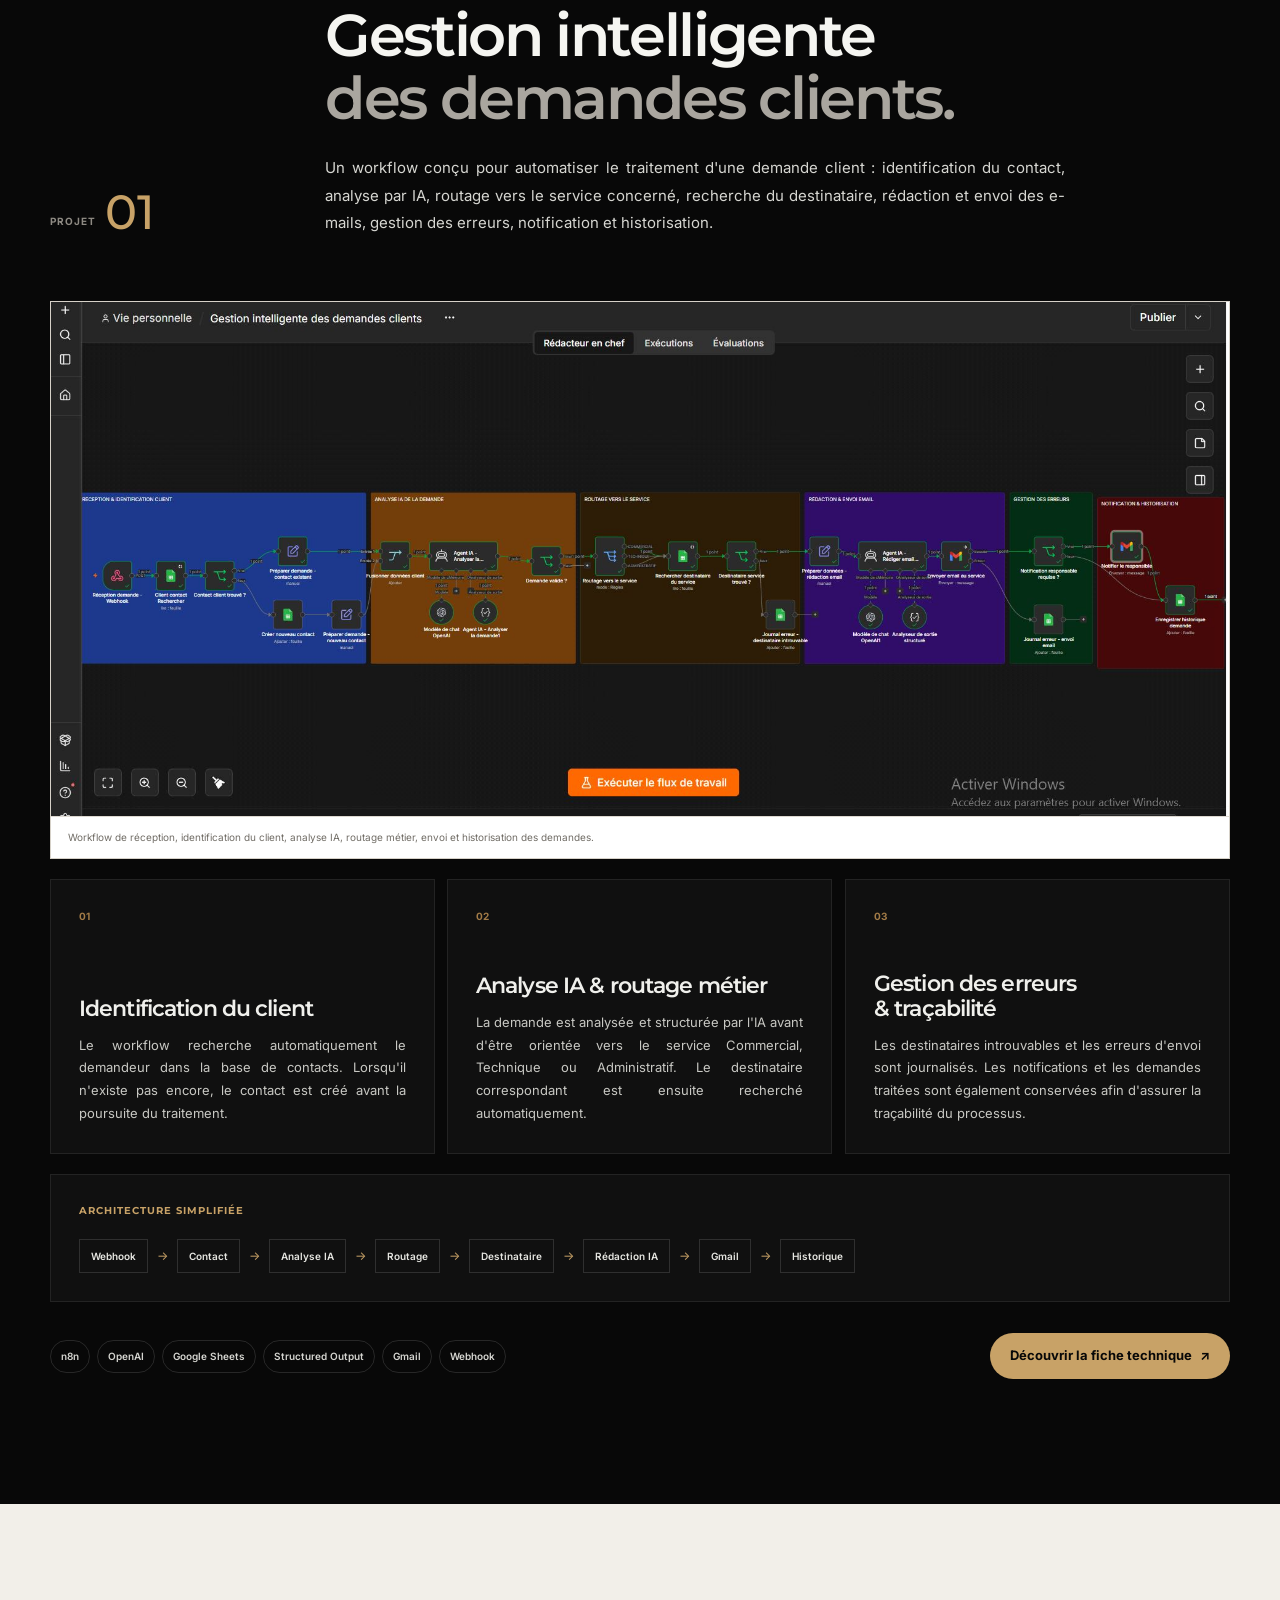
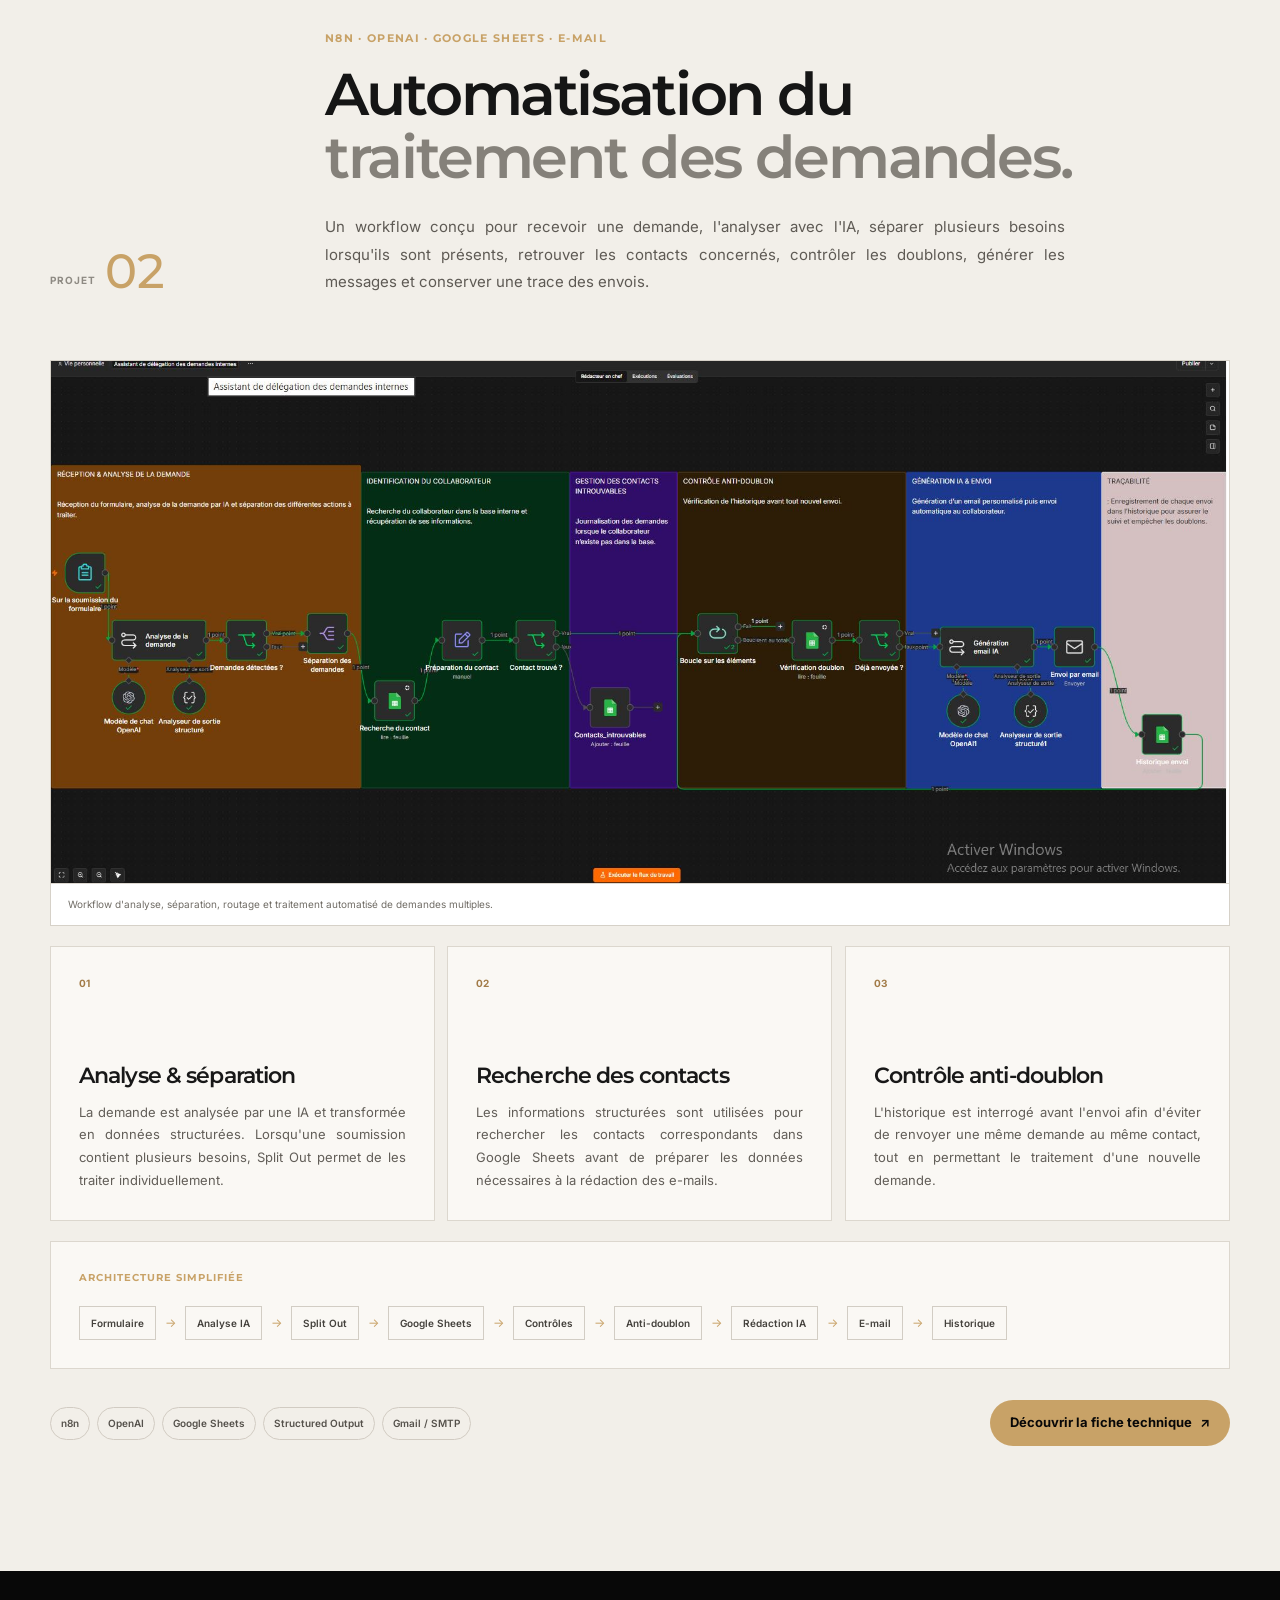
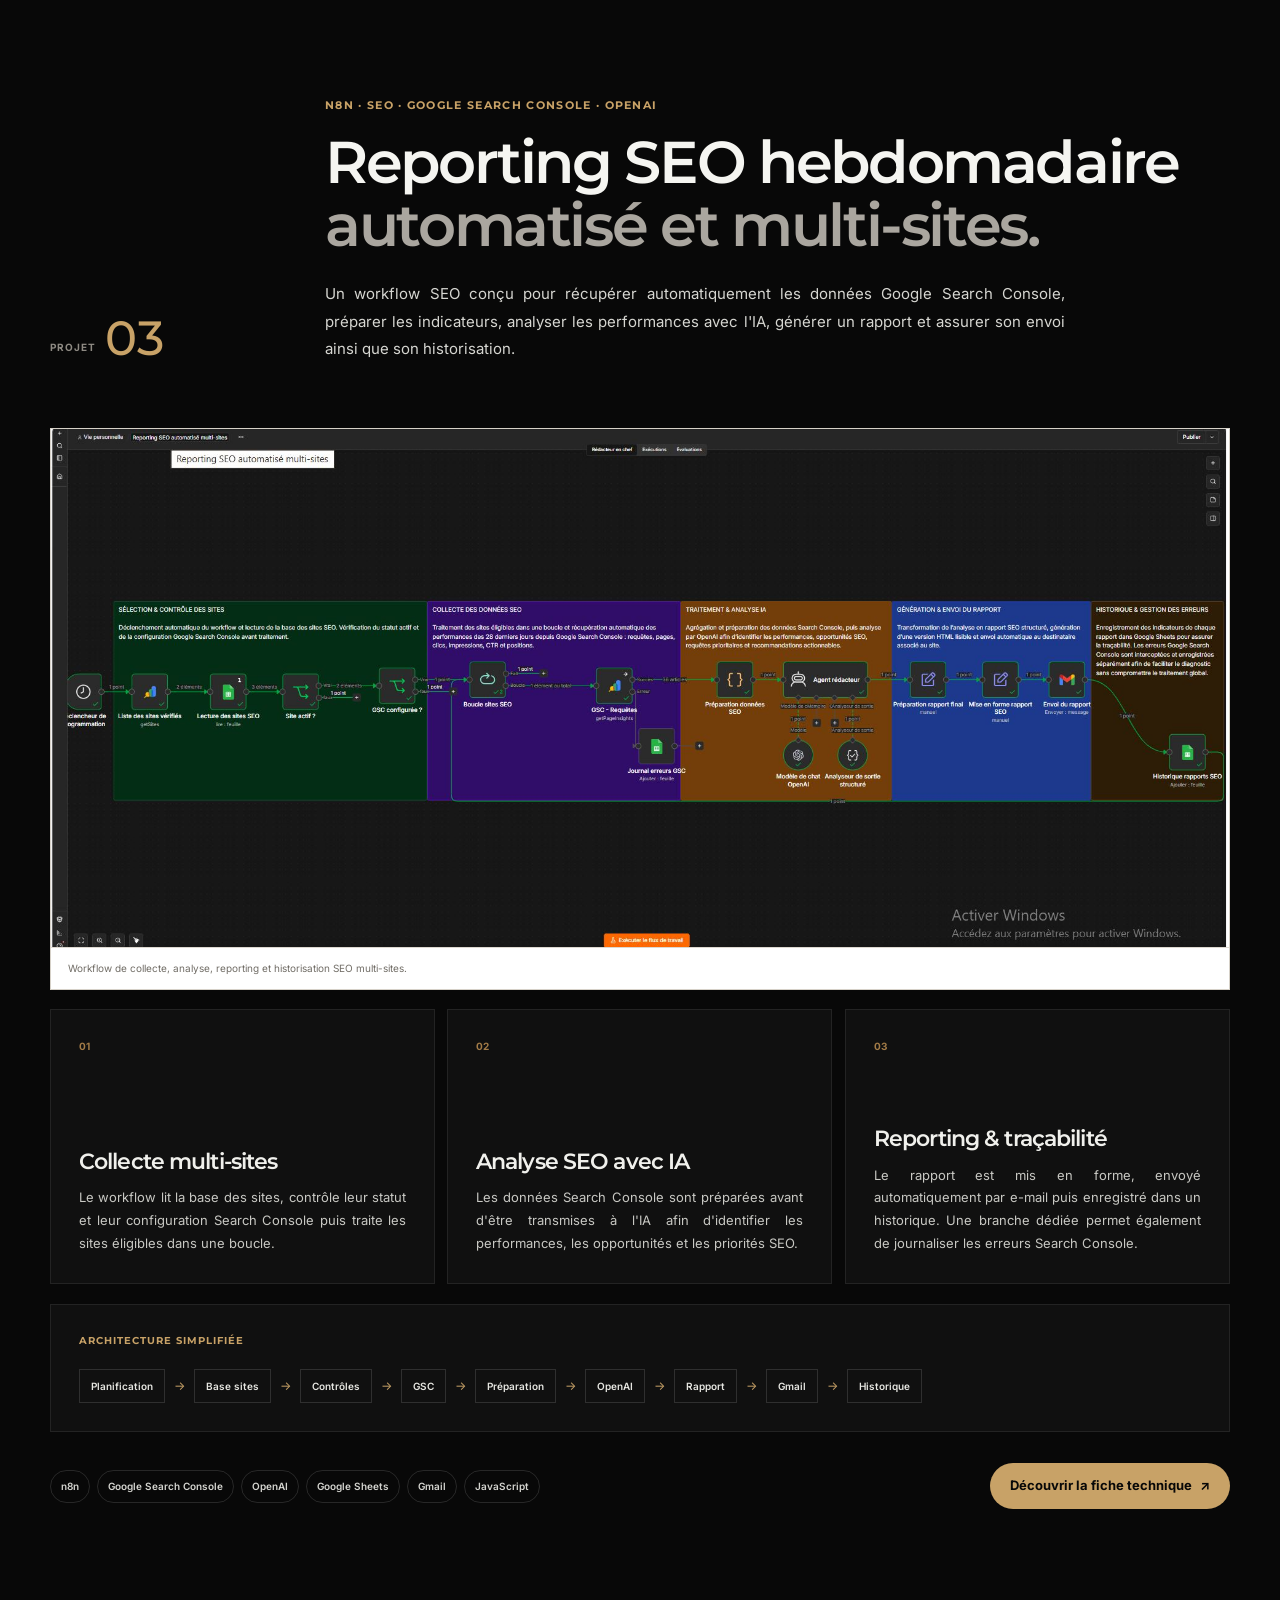
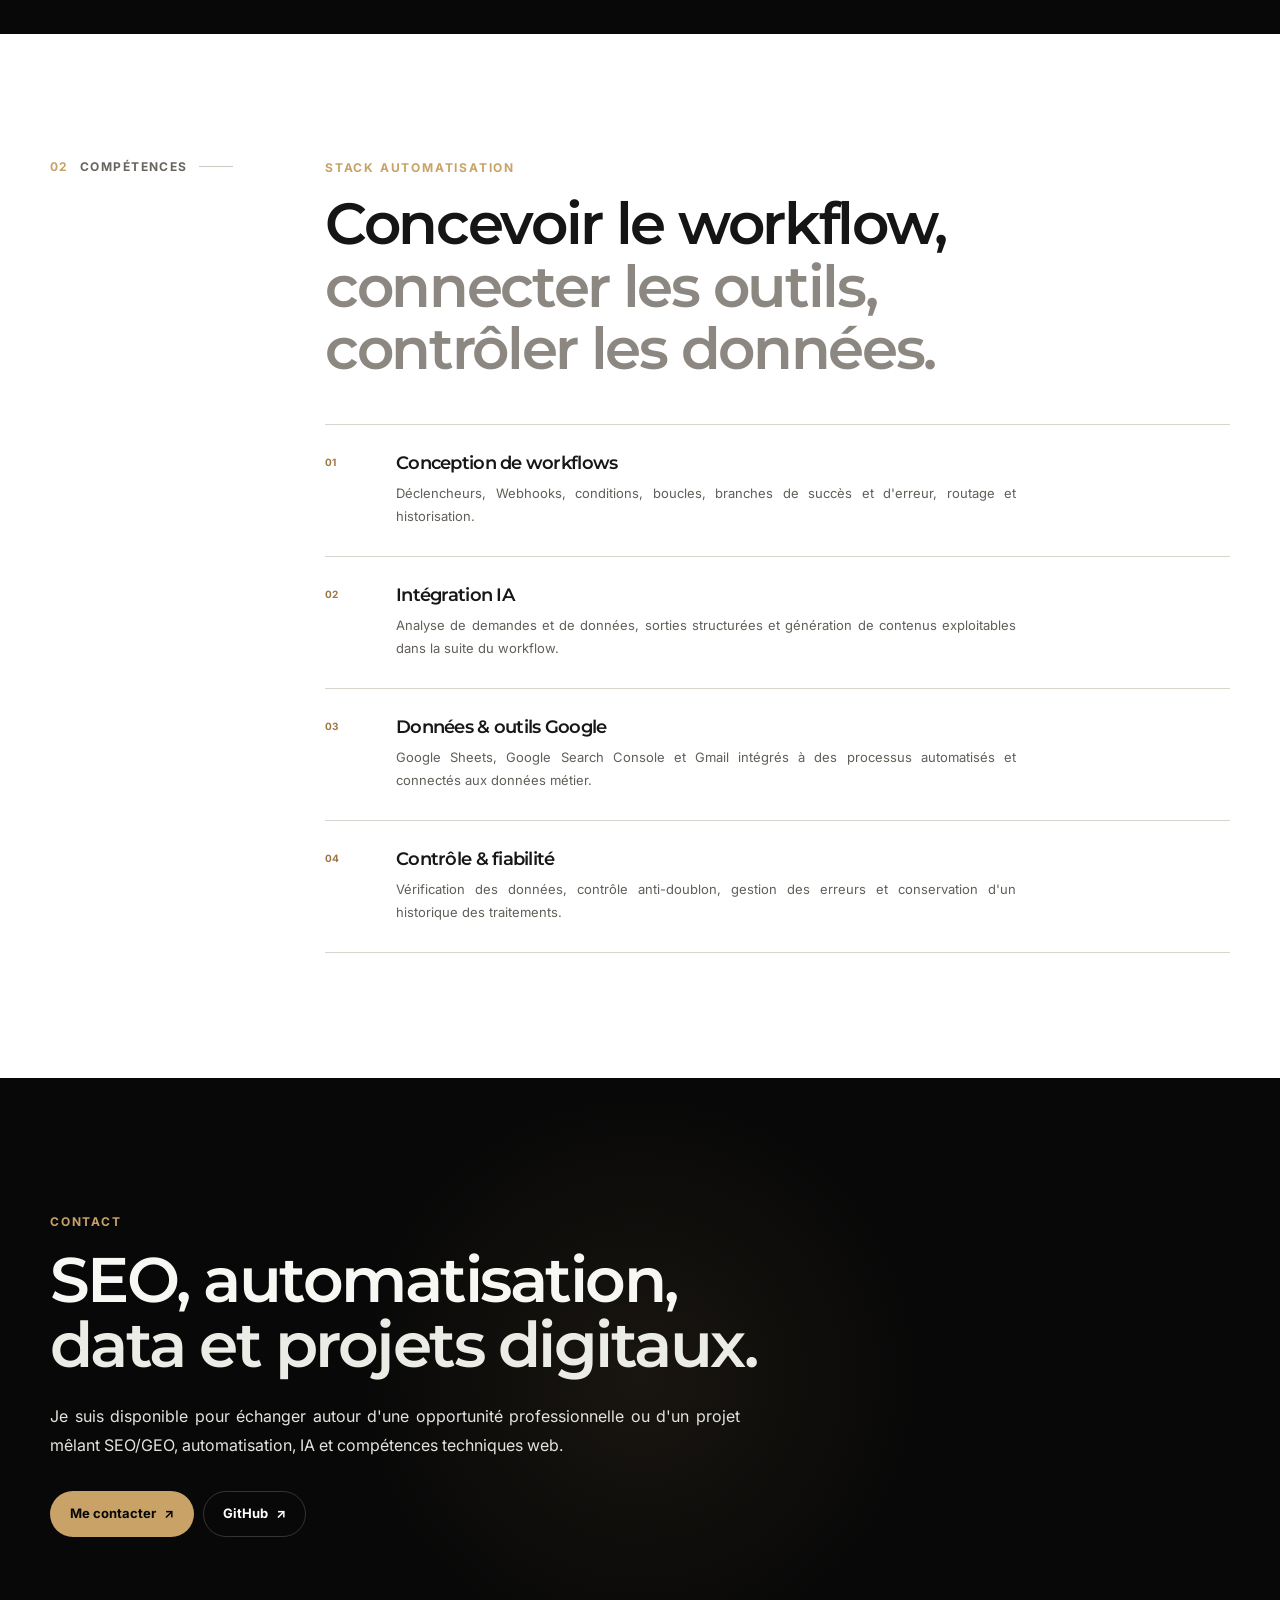
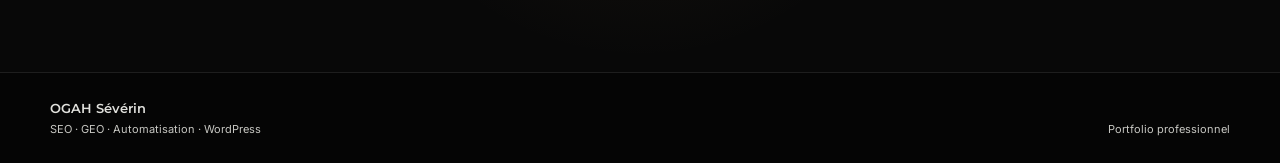
<file: automatisation.html>
<!DOCTYPE html>
<html lang="fr">

<head>

  <meta charset="UTF-8">
  <meta name="viewport" content="width=device-width, initial-scale=1.0">

  <title>Automatisation & IA — OGAH Sévérin</title>

  <meta
    name="description"
    content="Projets d'automatisation de OGAH Sévérin : workflows n8n, intelligence artificielle, routage métier, Google Sheets, Google Search Console et automatisation de processus digitaux."
  >

  <meta name="theme-color" content="#080808">

  <link rel="preconnect" href="https://fonts.googleapis.com">
  <link rel="preconnect" href="https://fonts.gstatic.com" crossorigin>

  <link
    href="https://fonts.googleapis.com/css2?family=Inter:wght@400;500;600;700&family=Montserrat:wght@500;600;700&display=swap"
    rel="stylesheet"
  >

  <!-- CSS global du portfolio -->
  <link rel="stylesheet" href="./assets/css/style.css">

  <!-- CSS spécifique à la page Automatisation -->
  <link rel="stylesheet" href="./assets/css/automatisation.css">

</head>


<body>


  <!-- =====================================================
       HEADER
  ====================================================== -->

  <header class="site-header">

    <div class="container site-header__inner">

      <a
        class="brand"
        href="./index.html"
        aria-label="Retour à l'accueil"
      >
        <span class="brand__mark">OS</span>
        <span class="brand__text">OGAH Sévérin</span>
      </a>


      <nav
        class="desktop-nav"
        aria-label="Navigation principale"
      >
        <a href="./index.html">Accueil</a>
        <a href="./seo.html">SEO</a>

        <a
          href="./automatisation.html"
          aria-current="page"
        >
          Automatisation
        </a>

        <a href="./developpement-web.html">Projets Web</a>
        <a href="./presentation.html">Profil</a>
        <a href="#contact">Contact</a>
      </nav>


      <a
        class="header-cv"
        href="./assets/docs/SEO  GEO • IA  Automatisation.pdf"
        target="_blank"
        rel="noopener"
      >
        CV
        <span aria-hidden="true">↗</span>
      </a>

    </div>

  </header>



  <main>


    <!-- =====================================================
         HERO
    ====================================================== -->

    <section class="auto-hero">

      <div
        class="auto-hero__glow"
        aria-hidden="true"
      ></div>


      <div class="container auto-hero__inner">

        <p class="auto-eyebrow reveal">
          n8n · IA · DATA · WORKFLOWS
        </p>


        <h1
          class="auto-hero__title reveal"
          data-delay="80"
        >
          Automatiser les processus.
          <span>Transformer les données en actions.</span>
        </h1>


        <p
          class="auto-hero__intro reveal"
          data-delay="160"
        >
          Je conçois des workflows capables de collecter, structurer et
          exploiter des données, d'intégrer l'IA dans des processus métier
          et d'automatiser des tâches récurrentes tout en conservant
          le contrôle et la traçabilité des traitements.
        </p>


        <div
          class="auto-hero__actions reveal"
          data-delay="220"
        >

          <a
            class="btn btn--gold"
            href="#projets"
          >
            Découvrir les projets
            <span aria-hidden="true">↓</span>
          </a>


          <a
            class="btn btn--ghost-light"
            href="./index.html"
          >
            Retour au portfolio
            <span aria-hidden="true">↗</span>
          </a>

        </div>


        <div
          class="auto-hero__meta reveal"
          data-delay="280"
        >

          <div>
            <span>01</span>
            <strong>n8n</strong>
          </div>

          <div>
            <span>02</span>
            <strong>OpenAI</strong>
          </div>

          <div>
            <span>03</span>
            <strong>Google Sheets</strong>
          </div>

          <div>
            <span>04</span>
            <strong>Search Console</strong>
          </div>

        </div>

      </div>

    </section>



    <!-- =====================================================
         INTRODUCTION
    ====================================================== -->

    <section
      class="auto-intro"
      id="projets"
    >

      <div class="container auto-intro__grid">

        <div class="section-label reveal">
          <span>01</span>
          Approche
        </div>


        <div>

          <p class="eyebrow reveal">
            Automatisation & IA
          </p>


          <h2 class="auto-section-title reveal">
            Trois projets pour automatiser
            <span>des processus métier concrets.</span>
          </h2>


          <p
            class="auto-intro__text reveal"
            data-delay="80"
          >
            Ces trois projets explorent des cas d'usage complémentaires :
            gestion intelligente des demandes clients, automatisation du
            traitement de demandes multiples et reporting SEO multi-sites.
            Ils combinent n8n, intelligence artificielle, données métier,
            API et mécanismes de contrôle afin de construire des workflows
            automatisés, traçables et exploitables.
          </p>

        </div>

      </div>

    </section>



    <!-- =====================================================
         PROJET 01
         GESTION INTELLIGENTE DES DEMANDES CLIENTS
    ====================================================== -->

    <section
      class="auto-project auto-project--dark"
      id="projet-1"
    >

      <div class="container">


        <!-- EN-TÊTE DU PROJET -->

        <div class="auto-project__head">

          <div class="auto-project__index reveal">
            <span>PROJET</span>
            <strong>01</strong>
          </div>


          <div class="auto-project__heading">

            <p class="auto-project__kicker reveal">
              n8n · OpenAI · Google Sheets · Gmail · Webhook
            </p>


            <h2 class="auto-project__title reveal">
              Gestion intelligente
              <span>des demandes clients.</span>
            </h2>


            <p
              class="auto-project__lead reveal"
              data-delay="80"
            >
              Un workflow conçu pour automatiser le traitement d'une
              demande client : identification du contact, analyse par IA,
              routage vers le service concerné, recherche du destinataire,
              rédaction et envoi des e-mails, gestion des erreurs,
              notification et historisation.
            </p>

          </div>

        </div>



        <!-- CAPTURE DU WORKFLOW -->

        <figure class="workflow-shot workflow-shot--light reveal">

          <img
            src="./assets/images/PROJETS DE GESTION DE DEMANDE INTELLIGENTE.JPG"
            alt="Workflow n8n de gestion intelligente des demandes clients"
            loading="lazy"
            decoding="async"
            width="1440"
            height="810"
          >

          <figcaption>
            Workflow de réception, identification du client, analyse IA,
            routage métier, envoi et historisation des demandes.
          </figcaption>

        </figure>



        <!-- POINTS CLÉS -->

        <div class="auto-project__content">


          <article class="auto-info reveal">

            <span class="auto-info__number">
              01
            </span>

            <h3>
              Identification du client
            </h3>

            <p>
              Le workflow recherche automatiquement le demandeur dans la
              base de contacts. Lorsqu'il n'existe pas encore, le contact
              est créé avant la poursuite du traitement.
            </p>

          </article>



          <article
            class="auto-info reveal"
            data-delay="60"
          >

            <span class="auto-info__number">
              02
            </span>

            <h3>
              Analyse IA & routage métier
            </h3>

            <p>
              La demande est analysée et structurée par l'IA avant d'être
              orientée vers le service Commercial, Technique ou Administratif.
              Le destinataire correspondant est ensuite recherché
              automatiquement.
            </p>

          </article>



          <article
            class="auto-info reveal"
            data-delay="120"
          >

            <span class="auto-info__number">
              03
            </span>

            <h3>
              Gestion des erreurs & traçabilité
            </h3>

            <p>
              Les destinataires introuvables et les erreurs d'envoi sont
              journalisés. Les notifications et les demandes traitées sont
              également conservées afin d'assurer la traçabilité du processus.
            </p>

          </article>


        </div>



        <!-- ARCHITECTURE SIMPLIFIÉE -->

        <div class="auto-flow reveal">

          <p class="auto-flow__label">
            Architecture simplifiée
          </p>


          <div class="auto-flow__steps">

            <span>Webhook</span>
            <i>→</i>

            <span>Contact</span>
            <i>→</i>

            <span>Analyse IA</span>
            <i>→</i>

            <span>Routage</span>
            <i>→</i>

            <span>Destinataire</span>
            <i>→</i>

            <span>Rédaction IA</span>
            <i>→</i>

            <span>Gmail</span>
            <i>→</i>

            <span>Historique</span>

          </div>

        </div>



        <!-- STACK + FICHE TECHNIQUE -->

        <div class="auto-project__bottom">

          <div class="auto-stack reveal">

            <span>n8n</span>
            <span>OpenAI</span>
            <span>Google Sheets</span>
            <span>Structured Output</span>
            <span>Gmail</span>
            <span>Webhook</span>

          </div>


          <a
            class="btn btn--gold reveal"
            href="./assets/docs/GESTION INTELLIGENTE DES DEMANDES CLIENTES.pdf"
            target="_blank"
            rel="noopener"
          >
            Découvrir la fiche technique
            <span aria-hidden="true">↗</span>
          </a>

        </div>


      </div>

    </section>



    <!-- =====================================================
         PROJET 02
         AUTOMATISATION DU TRAITEMENT DES DEMANDES
    ====================================================== -->

    <section
      class="auto-project auto-project--light"
      id="projet-2"
    >

      <div class="container">


        <!-- EN-TÊTE DU PROJET -->

        <div class="auto-project__head">

          <div class="auto-project__index reveal">
            <span>PROJET</span>
            <strong>02</strong>
          </div>


          <div class="auto-project__heading">

            <p class="auto-project__kicker reveal">
              n8n · OpenAI · Google Sheets · E-mail
            </p>


            <h2 class="auto-project__title reveal">
              Automatisation du
              <span>traitement des demandes.</span>
            </h2>


            <p
              class="auto-project__lead reveal"
              data-delay="80"
            >
              Un workflow conçu pour recevoir une demande, l'analyser avec
              l'IA, séparer plusieurs besoins lorsqu'ils sont présents,
              retrouver les contacts concernés, contrôler les doublons,
              générer les messages et conserver une trace des envois.
            </p>

          </div>

        </div>



        <!-- CAPTURE DU WORKFLOW -->

        <figure class="workflow-shot workflow-shot--light reveal">

          <img
            src="./assets/images/AUTOMATISATION  DE DELEGATION DES TACHES.JPG"
            alt="Workflow n8n d'automatisation du traitement des demandes"
            loading="lazy"
            decoding="async"
            width="1440"
            height="810"
          >

          <figcaption>
            Workflow d'analyse, séparation, routage et traitement
            automatisé de demandes multiples.
          </figcaption>

        </figure>



        <!-- POINTS CLÉS -->

        <div class="auto-project__content">


          <article class="auto-info reveal">

            <span class="auto-info__number">
              01
            </span>

            <h3>
              Analyse & séparation
            </h3>

            <p>
              La demande est analysée par une IA et transformée en données
              structurées. Lorsqu'une soumission contient plusieurs besoins,
              Split Out permet de les traiter individuellement.
            </p>

          </article>



          <article
            class="auto-info reveal"
            data-delay="60"
          >

            <span class="auto-info__number">
              02
            </span>

            <h3>
              Recherche des contacts
            </h3>

            <p>
              Les informations structurées sont utilisées pour rechercher
              les contacts correspondants dans Google Sheets avant de
              préparer les données nécessaires à la rédaction des e-mails.
            </p>

          </article>



          <article
            class="auto-info reveal"
            data-delay="120"
          >

            <span class="auto-info__number">
              03
            </span>

            <h3>
              Contrôle anti-doublon
            </h3>

            <p>
              L'historique est interrogé avant l'envoi afin d'éviter de
              renvoyer une même demande au même contact, tout en permettant
              le traitement d'une nouvelle demande.
            </p>

          </article>


        </div>



        <!-- ARCHITECTURE SIMPLIFIÉE -->

        <div class="auto-flow auto-flow--light reveal">

          <p class="auto-flow__label">
            Architecture simplifiée
          </p>


          <div class="auto-flow__steps">

            <span>Formulaire</span>
            <i>→</i>

            <span>Analyse IA</span>
            <i>→</i>

            <span>Split Out</span>
            <i>→</i>

            <span>Google Sheets</span>
            <i>→</i>

            <span>Contrôles</span>
            <i>→</i>

            <span>Anti-doublon</span>
            <i>→</i>

            <span>Rédaction IA</span>
            <i>→</i>

            <span>E-mail</span>
            <i>→</i>

            <span>Historique</span>

          </div>

        </div>



        <!-- STACK + FICHE TECHNIQUE -->

        <div class="auto-project__bottom">

          <div class="auto-stack reveal">

            <span>n8n</span>
            <span>OpenAI</span>
            <span>Google Sheets</span>
            <span>Structured Output</span>
            <span>Gmail / SMTP</span>

          </div>


          <a
            class="btn btn--gold reveal"
            href="./assets/docs/Fiche_technique_Automatisation_Routage_Demandes_n8n.pdf"
            target="_blank"
            rel="noopener"
          >
            Découvrir la fiche technique
            <span aria-hidden="true">↗</span>
          </a>

        </div>


      </div>

    </section>



    <!-- =====================================================
         PROJET 03
         REPORTING SEO AUTOMATISÉ
    ====================================================== -->

    <section
      class="auto-project auto-project--dark"
      id="projet-3"
    >

      <div class="container">


        <!-- EN-TÊTE DU PROJET -->

        <div class="auto-project__head">

          <div class="auto-project__index reveal">
            <span>PROJET</span>
            <strong>03</strong>
          </div>


          <div class="auto-project__heading">

            <p class="auto-project__kicker reveal">
              n8n · SEO · Google Search Console · OpenAI
            </p>


            <h2 class="auto-project__title reveal">
              Reporting SEO hebdomadaire
              <span>automatisé et multi-sites.</span>
            </h2>


            <p
              class="auto-project__lead reveal"
              data-delay="80"
            >
              Un workflow SEO conçu pour récupérer automatiquement les données
              Google Search Console, préparer les indicateurs, analyser les
              performances avec l'IA, générer un rapport et assurer son envoi
              ainsi que son historisation.
            </p>

          </div>

        </div>



        <!-- CAPTURE DU WORKFLOW -->

        <figure class="workflow-shot workflow-shot--light reveal">

          <img
            src="./assets/images/Reporting SEO automatise multisite.JPG"
            alt="Workflow n8n de reporting SEO automatisé multi-sites"
            loading="lazy"
            decoding="async"
            width="1440"
            height="810"
          >

          <figcaption>
            Workflow de collecte, analyse, reporting et historisation
            SEO multi-sites.
          </figcaption>

        </figure>



        <!-- POINTS CLÉS -->

        <div class="auto-project__content">


          <article class="auto-info reveal">

            <span class="auto-info__number">
              01
            </span>

            <h3>
              Collecte multi-sites
            </h3>

            <p>
              Le workflow lit la base des sites, contrôle leur statut et
              leur configuration Search Console puis traite les sites
              éligibles dans une boucle.
            </p>

          </article>



          <article
            class="auto-info reveal"
            data-delay="60"
          >

            <span class="auto-info__number">
              02
            </span>

            <h3>
              Analyse SEO avec IA
            </h3>

            <p>
              Les données Search Console sont préparées avant d'être
              transmises à l'IA afin d'identifier les performances,
              les opportunités et les priorités SEO.
            </p>

          </article>



          <article
            class="auto-info reveal"
            data-delay="120"
          >

            <span class="auto-info__number">
              03
            </span>

            <h3>
              Reporting & traçabilité
            </h3>

            <p>
              Le rapport est mis en forme, envoyé automatiquement par
              e-mail puis enregistré dans un historique. Une branche dédiée
              permet également de journaliser les erreurs Search Console.
            </p>

          </article>


        </div>



        <!-- ARCHITECTURE SIMPLIFIÉE -->

        <div class="auto-flow reveal">

          <p class="auto-flow__label">
            Architecture simplifiée
          </p>


          <div class="auto-flow__steps">

            <span>Planification</span>
            <i>→</i>

            <span>Base sites</span>
            <i>→</i>

            <span>Contrôles</span>
            <i>→</i>

            <span>GSC</span>
            <i>→</i>

            <span>Préparation</span>
            <i>→</i>

            <span>OpenAI</span>
            <i>→</i>

            <span>Rapport</span>
            <i>→</i>

            <span>Gmail</span>
            <i>→</i>

            <span>Historique</span>

          </div>

        </div>



        <!-- STACK + FICHE TECHNIQUE -->

        <div class="auto-project__bottom">

          <div class="auto-stack reveal">

            <span>n8n</span>
            <span>Google Search Console</span>
            <span>OpenAI</span>
            <span>Google Sheets</span>
            <span>Gmail</span>
            <span>JavaScript</span>

          </div>


          <a
            class="btn btn--gold reveal"
            href="./assets/docs/Fiche_technique_Reporting_SEO_n8n_V1_Production.pdf"
            target="_blank"
            rel="noopener"
          >
            Découvrir la fiche technique
            <span aria-hidden="true">↗</span>
          </a>

        </div>


      </div>

    </section>



    <!-- =====================================================
         COMPÉTENCES
    ====================================================== -->

    <section class="auto-skills">

      <div class="container auto-skills__grid">


        <div>

          <div class="section-label reveal">
            <span>02</span>
            Compétences
          </div>

        </div>


        <div>

          <p class="eyebrow reveal">
            Stack automatisation
          </p>


          <h2 class="auto-section-title reveal">
            Concevoir le workflow,
            <span>connecter les outils, contrôler les données.</span>
          </h2>



          <div class="auto-skills__list">


            <article class="auto-skill reveal">

              <span>01</span>

              <div>

                <h3>
                  Conception de workflows
                </h3>

                <p>
                  Déclencheurs, Webhooks, conditions, boucles, branches
                  de succès et d'erreur, routage et historisation.
                </p>

              </div>

            </article>



            <article class="auto-skill reveal">

              <span>02</span>

              <div>

                <h3>
                  Intégration IA
                </h3>

                <p>
                  Analyse de demandes et de données, sorties structurées
                  et génération de contenus exploitables dans la suite
                  du workflow.
                </p>

              </div>

            </article>



            <article class="auto-skill reveal">

              <span>03</span>

              <div>

                <h3>
                  Données & outils Google
                </h3>

                <p>
                  Google Sheets, Google Search Console et Gmail intégrés
                  à des processus automatisés et connectés aux données métier.
                </p>

              </div>

            </article>



            <article class="auto-skill reveal">

              <span>04</span>

              <div>

                <h3>
                  Contrôle & fiabilité
                </h3>

                <p>
                  Vérification des données, contrôle anti-doublon,
                  gestion des erreurs et conservation d'un historique
                  des traitements.
                </p>

              </div>

            </article>


          </div>

        </div>

      </div>

    </section>



    <!-- =====================================================
         CONTACT
    ====================================================== -->

    <section
      class="contact-section"
      id="contact"
    >

      <div
        class="contact-glow"
        aria-hidden="true"
      ></div>


      <div class="container">

        <div class="contact-card">

          <p class="eyebrow reveal">
            Contact
          </p>


          <h2 class="reveal">
            SEO, automatisation,
            <span>data et projets digitaux.</span>
          </h2>


          <p class="reveal">
            Je suis disponible pour échanger autour d'une opportunité
            professionnelle ou d'un projet mêlant SEO/GEO, automatisation,
            IA et compétences techniques web.
          </p>


          <div class="contact-actions reveal">

            <a
              class="btn btn--gold"
              href="mailto:VOTRE_EMAIL"
            >
              Me contacter
              <span aria-hidden="true">↗</span>
            </a>


            <a
              class="btn btn--ghost-light"
              href="https://github.com/SEVERIN9343"
              target="_blank"
              rel="noopener"
            >
              GitHub
              <span aria-hidden="true">↗</span>
            </a>

          </div>

        </div>

      </div>

    </section>


  </main>



  <!-- =====================================================
       FOOTER
  ====================================================== -->

  <footer class="footer">

    <div class="container footer__inner">

      <div>

        <strong>
          OGAH Sévérin
        </strong>

        <span>
          SEO · GEO · Automatisation · WordPress
        </span>

      </div>


      <p>
        Portfolio professionnel
      </p>

    </div>

  </footer>



  <!-- JS GLOBAL DU PORTFOLIO -->
  <script src="./assets/js/main.js"></script>


</body>

</html>
</file>
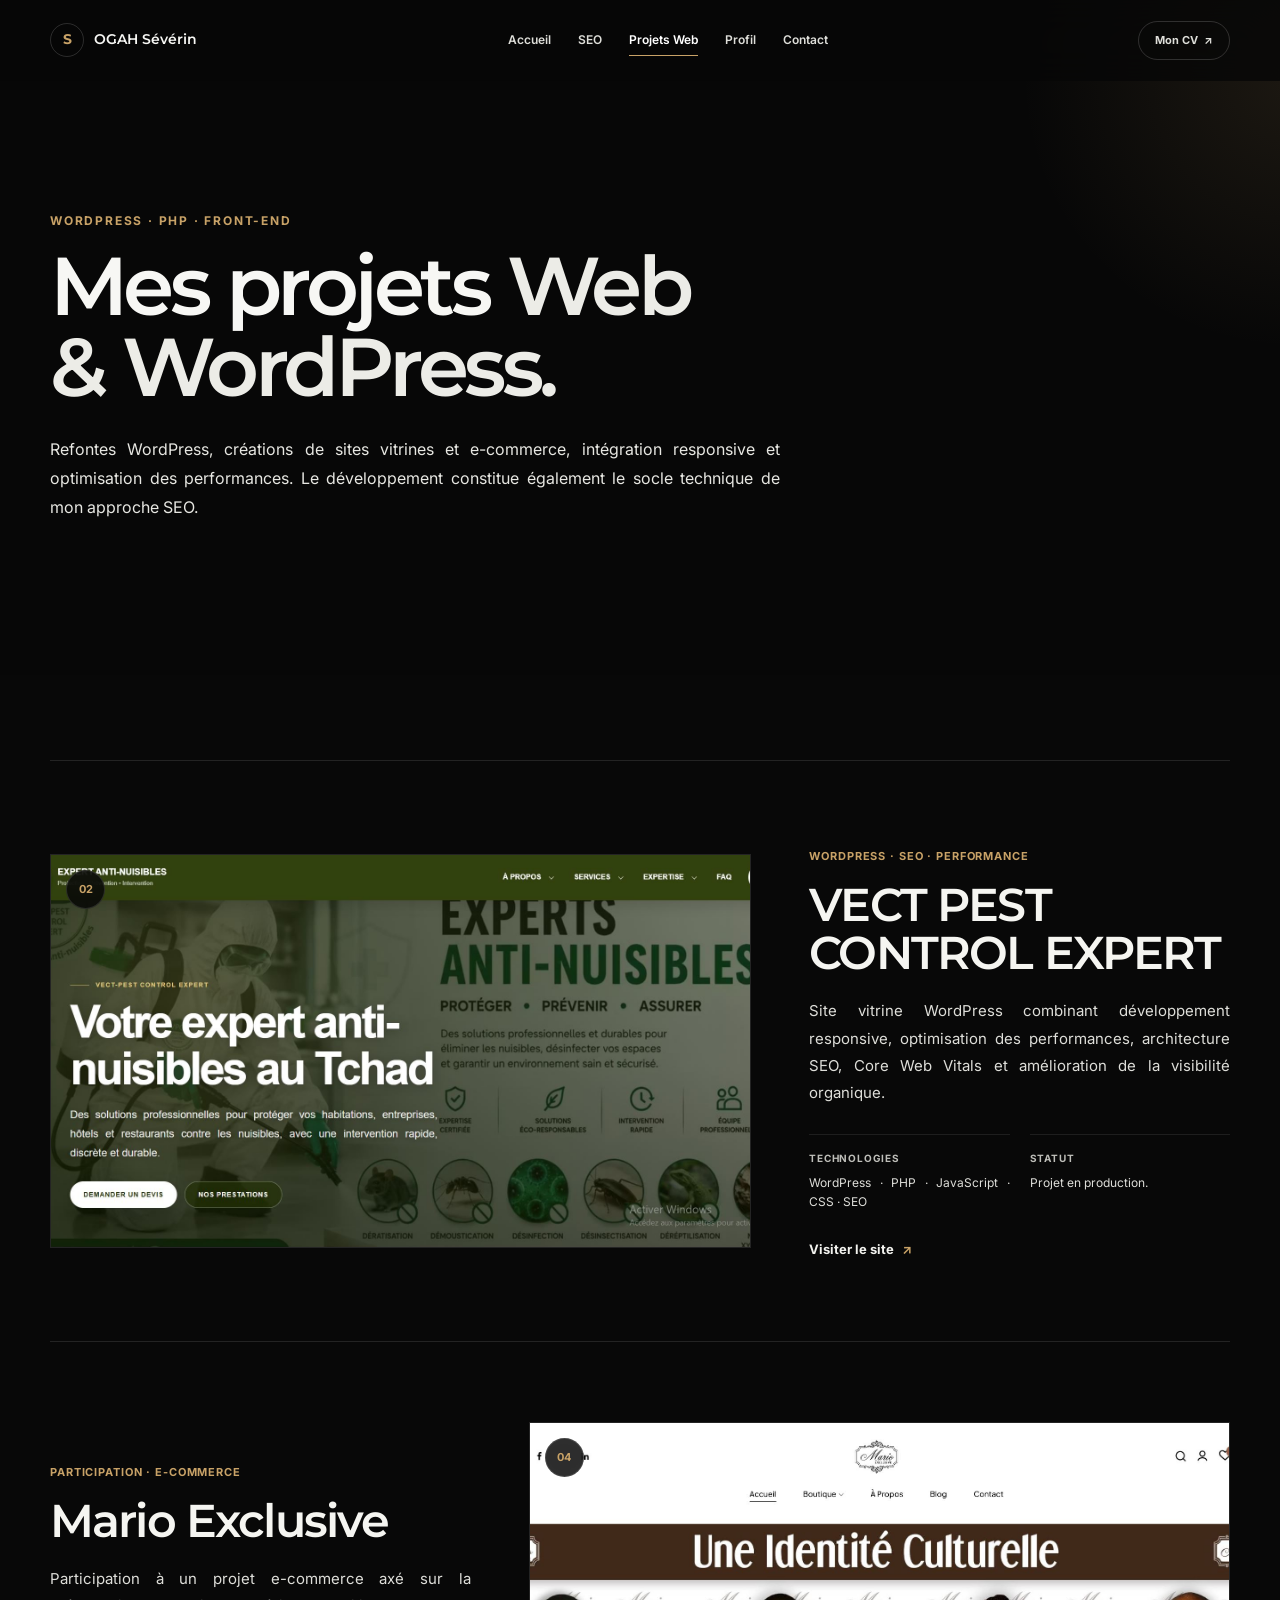
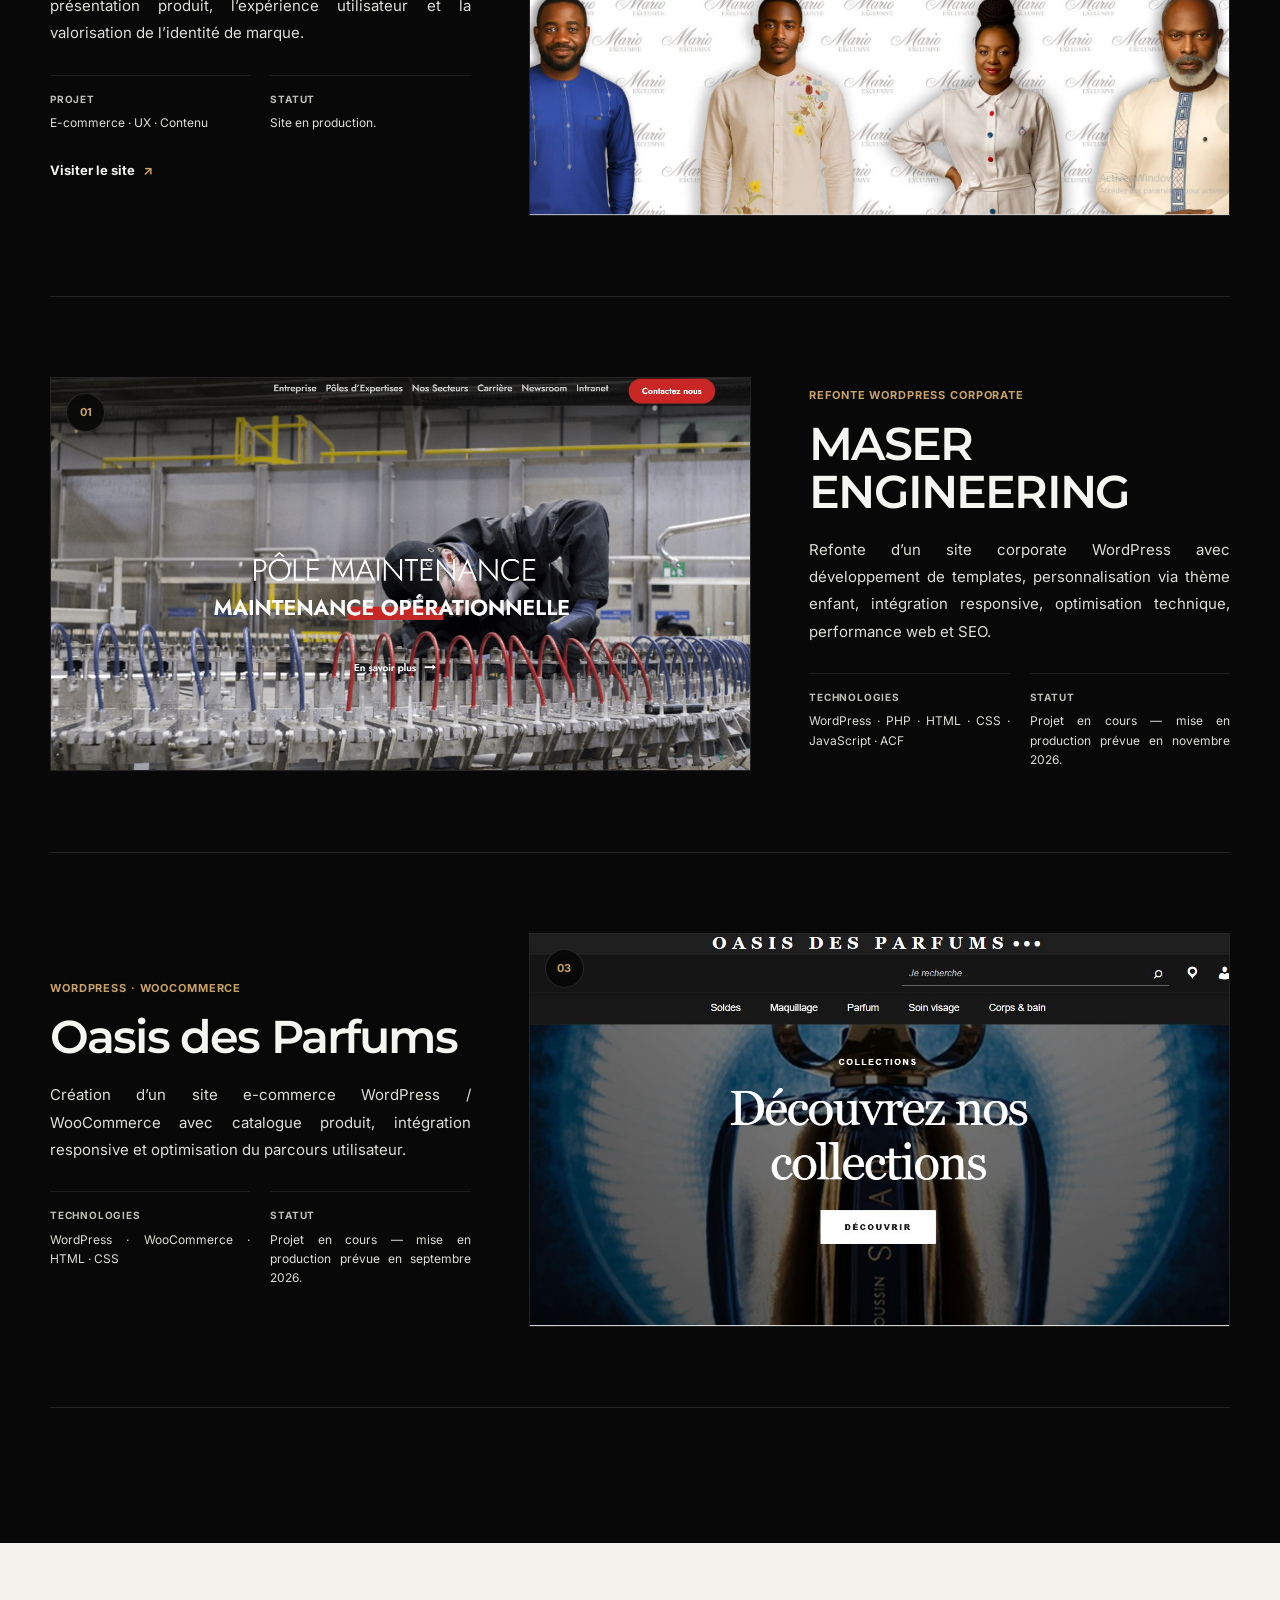
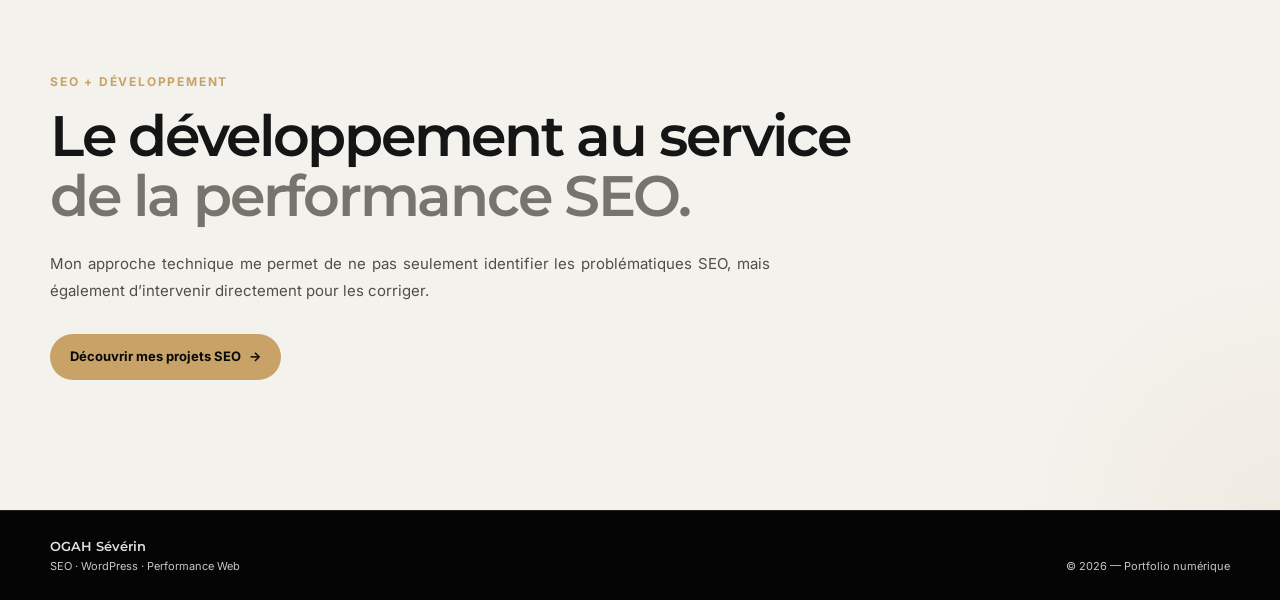
<file: developpement-web.html>
<!DOCTYPE html>
<html lang="fr">

<head>

  <meta charset="UTF-8">

  <meta
    name="viewport"
    content="width=device-width, initial-scale=1.0"
  >

  <title>Projets Web & WordPress — OGAH Sévérin</title>

  <meta
    name="description"
    content="Découvrez les projets WordPress et développement web de OGAH Sévérin : refonte corporate, e-commerce, responsive, PHP, WooCommerce et performance web."
  >

  <meta
    name="theme-color"
    content="#070707"
  >

  <link
    rel="stylesheet"
    href="./assets/css/style.css"
  >

  <link
    rel="stylesheet"
    href="./assets/css/projects.css"
  >

  <script
    src="./assets/js/main.js"
    defer
  ></script>

</head>


<body>


  <!-- =====================================================
       HEADER
  ====================================================== -->

  <header
    class="site-header"
    data-header
  >

    <div class="container site-header__inner">

      <a
        class="brand"
        href="./index.html"
        aria-label="Retour à l'accueil"
      >

        <span class="brand__mark">
          S
        </span>

        <span class="brand__text">
          OGAH Sévérin
        </span>

      </a>


      <nav
        class="desktop-nav"
        aria-label="Navigation principale"
      >

        <a href="./index.html">
          Accueil
        </a>

        <a href="./seo.html">
          SEO
        </a>

        <a
          href="./developpement-web.html"
          aria-current="page"
        >
          Projets Web
        </a>

        <a href="./index.html#profil">
          Profil
        </a>

        <a href="./index.html#contact">
          Contact
        </a>

      </nav>


      <div class="site-header__actions">

        <a
          class="header-cv"
          href="./assets/docs/SEO  GEO • IA  Automatisation.pdf"
          target="_blank"
          rel="noopener"
        >
          Mon CV
          <span aria-hidden="true">↗</span>
        </a>


        <button
          class="burger"
          type="button"
          aria-label="Ouvrir le menu"
          aria-expanded="false"
          data-burger
        >
          <span></span>
          <span></span>
        </button>

      </div>

    </div>


    <nav
      class="mobile-nav"
      aria-label="Navigation mobile"
      data-mobile-nav
    >

      <a href="./index.html">
        Accueil
      </a>

      <a href="./seo.html">
        SEO
      </a>

      <a href="./developpement-web.html">
        Projets Web
      </a>

      <a href="./index.html#profil">
        Profil
      </a>

      <a href="./index.html#contact">
        Contact
      </a>

      <a
        class="mobile-nav__cv"
        href="./assets/docs/SEO  GEO • IA  Automatisation.pdf"
        target="_blank"
        rel="noopener"
      >
        Consulter mon CV
      </a>

    </nav>

  </header>


  <main>


    <!-- =====================================================
         HERO
    ====================================================== -->

    <section class="projects-hero">

      <div class="projects-hero__glow"></div>

      <div class="container">

        <p class="eyebrow reveal">
          WordPress · PHP · Front-end
        </p>

        <h1
          class="projects-hero__title reveal"
          data-delay="80"
        >
          Mes projets
          <span>Web & WordPress.</span>
        </h1>

        <p
          class="projects-hero__intro reveal"
          data-delay="160"
        >
          Refontes WordPress, créations de sites vitrines et e-commerce,
          intégration responsive et optimisation des performances.
          Le développement constitue également le socle technique de
          mon approche SEO.
        </p>

      </div>

    </section>


    <!-- =====================================================
         PROJETS
    ====================================================== -->

    <section class="projects-showcase">

      <div class="container">


        <!-- =================================================
             VPCE
        ================================================== -->

        <article class="project-showcase reveal">

          <div class="project-showcase__media">

            <img
              src="./assets/images/VECT PEST.JPG"
              alt="Aperçu du site Vect Pest Control Expert"
              loading="lazy"
              width="1440"
              height="820"
            >

            <span class="project-showcase__number">
              02
            </span>

          </div>


          <div class="project-showcase__info">

            <div>

              <span class="project-showcase__type">
                WordPress · SEO · Performance
              </span>

              <h2>
                VECT PEST CONTROL EXPERT
              </h2>

              <p>
                Site vitrine WordPress combinant développement responsive,
                optimisation des performances, architecture SEO,
                Core Web Vitals et amélioration de la visibilité organique.
              </p>

            </div>


            <div class="project-showcase__meta">

              <div>

                <span>Technologies</span>

                <p>
                  WordPress · PHP · JavaScript · CSS · SEO
                </p>

              </div>


              <div>

                <span>Statut</span>

                <p>
                  Projet en production.
                </p>

              </div>

            </div>


            <a
              class="project-showcase__link"
              href="https://www.vpce-expert.com/"
              target="_blank"
              rel="noopener"
            >
              Visiter le site
              <span aria-hidden="true">↗</span>
            </a>

          </div>

        </article>

        <!-- =================================================
             MARIO
        ================================================== -->

        <article class="project-showcase reveal">

          <div class="project-showcase__media">

            <img
              src="./assets/images/mario.JPG"
              alt="Aperçu du site e-commerce Mario Exclusive"
              loading="lazy"
              width="1440"
              height="820"
            >

            <span class="project-showcase__number">
              04
            </span>

          </div>


          <div class="project-showcase__info">

            <div>

              <span class="project-showcase__type">
                Participation · E-commerce
              </span>

              <h2>
                Mario Exclusive
              </h2>

              <p>
                Participation à un projet e-commerce axé sur la
                présentation produit, l’expérience utilisateur et
                la valorisation de l’identité de marque.
              </p>

            </div>


            <div class="project-showcase__meta">

              <div>

                <span>Projet</span>

                <p>
                  E-commerce · UX · Contenu
                </p>

              </div>


              <div>

                <span>Statut</span>

                <p>
                  Site en production.
                </p>

              </div>

            </div>


            <a
              class="project-showcase__link"
              href="https://marioexclusive.com/"
              target="_blank"
              rel="noopener"
            >
              Visiter le site
              <span aria-hidden="true">↗</span>
            </a>

          </div>

        </article>



         <!-- =================================================
             MASER
        ================================================== -->

        <article class="project-showcase reveal">

          <div class="project-showcase__media">

            <img
              src="./assets/images/WhatsApp Image 2026-05-17 at 17.08.23 (1).jpeg"
              alt="Aperçu du nouveau site corporate MASER ENGINEERING"
              loading="lazy"
              width="1440"
              height="820"
            >

            <span class="project-showcase__number">
              01
            </span>

          </div>


          <div class="project-showcase__info">

            <div>

              <span class="project-showcase__type">
                Refonte WordPress corporate
              </span>

              <h2>
                MASER ENGINEERING
              </h2>

              <p>
                Refonte d’un site corporate WordPress avec développement
                de templates, personnalisation via thème enfant,
                intégration responsive, optimisation technique,
                performance web et SEO.
              </p>

            </div>


            <div class="project-showcase__meta">

              <div>

                <span>Technologies</span>

                <p>
                  WordPress · PHP · HTML · CSS · JavaScript · ACF
                </p>

              </div>


              <div>

                <span>Statut</span>

                <p>
                  Projet en cours — mise en production prévue en novembre 2026.
                </p>

              </div>

            </div>

          </div>

        </article>

        <!-- =================================================
             OASIS
        ================================================== -->

        <article class="project-showcase reveal">

          <div class="project-showcase__media">

            <img
              src="./assets/images/OASIS.JPG"
              alt="Aperçu du site e-commerce Oasis des Parfums"
              loading="lazy"
              width="1440"
              height="820"
            >

            <span class="project-showcase__number">
              03
            </span>

          </div>


          <div class="project-showcase__info">

            <div>

              <span class="project-showcase__type">
                WordPress · WooCommerce
              </span>

              <h2>
                Oasis des Parfums
              </h2>

              <p>
                Création d’un site e-commerce WordPress / WooCommerce
                avec catalogue produit, intégration responsive et
                optimisation du parcours utilisateur.
              </p>

            </div>


            <div class="project-showcase__meta">

              <div>

                <span>Technologies</span>

                <p>
                  WordPress · WooCommerce · HTML · CSS
                </p>

              </div>


              <div>

                <span>Statut</span>

                <p>
                  Projet en cours — mise en production prévue en septembre 2026.
                </p>

              </div>

            </div>

          </div>

        </article>

    </section>

        

    <!-- =====================================================
         SEO BRIDGE
    ====================================================== -->

    <section class="projects-seo-bridge">

      <div class="container">

        <div class="projects-seo-bridge__inner reveal">

          <p class="eyebrow">
            SEO + Développement
          </p>

          <h2>
            Le développement au service
            <span>de la performance SEO.</span>
          </h2>

          <p>
            Mon approche technique me permet de ne pas seulement
            identifier les problématiques SEO, mais également
            d’intervenir directement pour les corriger.
          </p>

          <a
            class="btn btn--gold"
            href="./seo.html"
          >
            Découvrir mes projets SEO
            <span aria-hidden="true">→</span>
          </a>

        </div>

      </div>

    </section>

  </main>


  <footer class="footer">

    <div class="container footer__inner">

      <div>

        <strong>
          OGAH Sévérin
        </strong>

        <span>
          SEO · WordPress · Performance Web
        </span>

      </div>

      <p>
        © <span id="year"></span> — Portfolio numérique
      </p>

    </div>

  </footer>

</body>

</html>
</file>
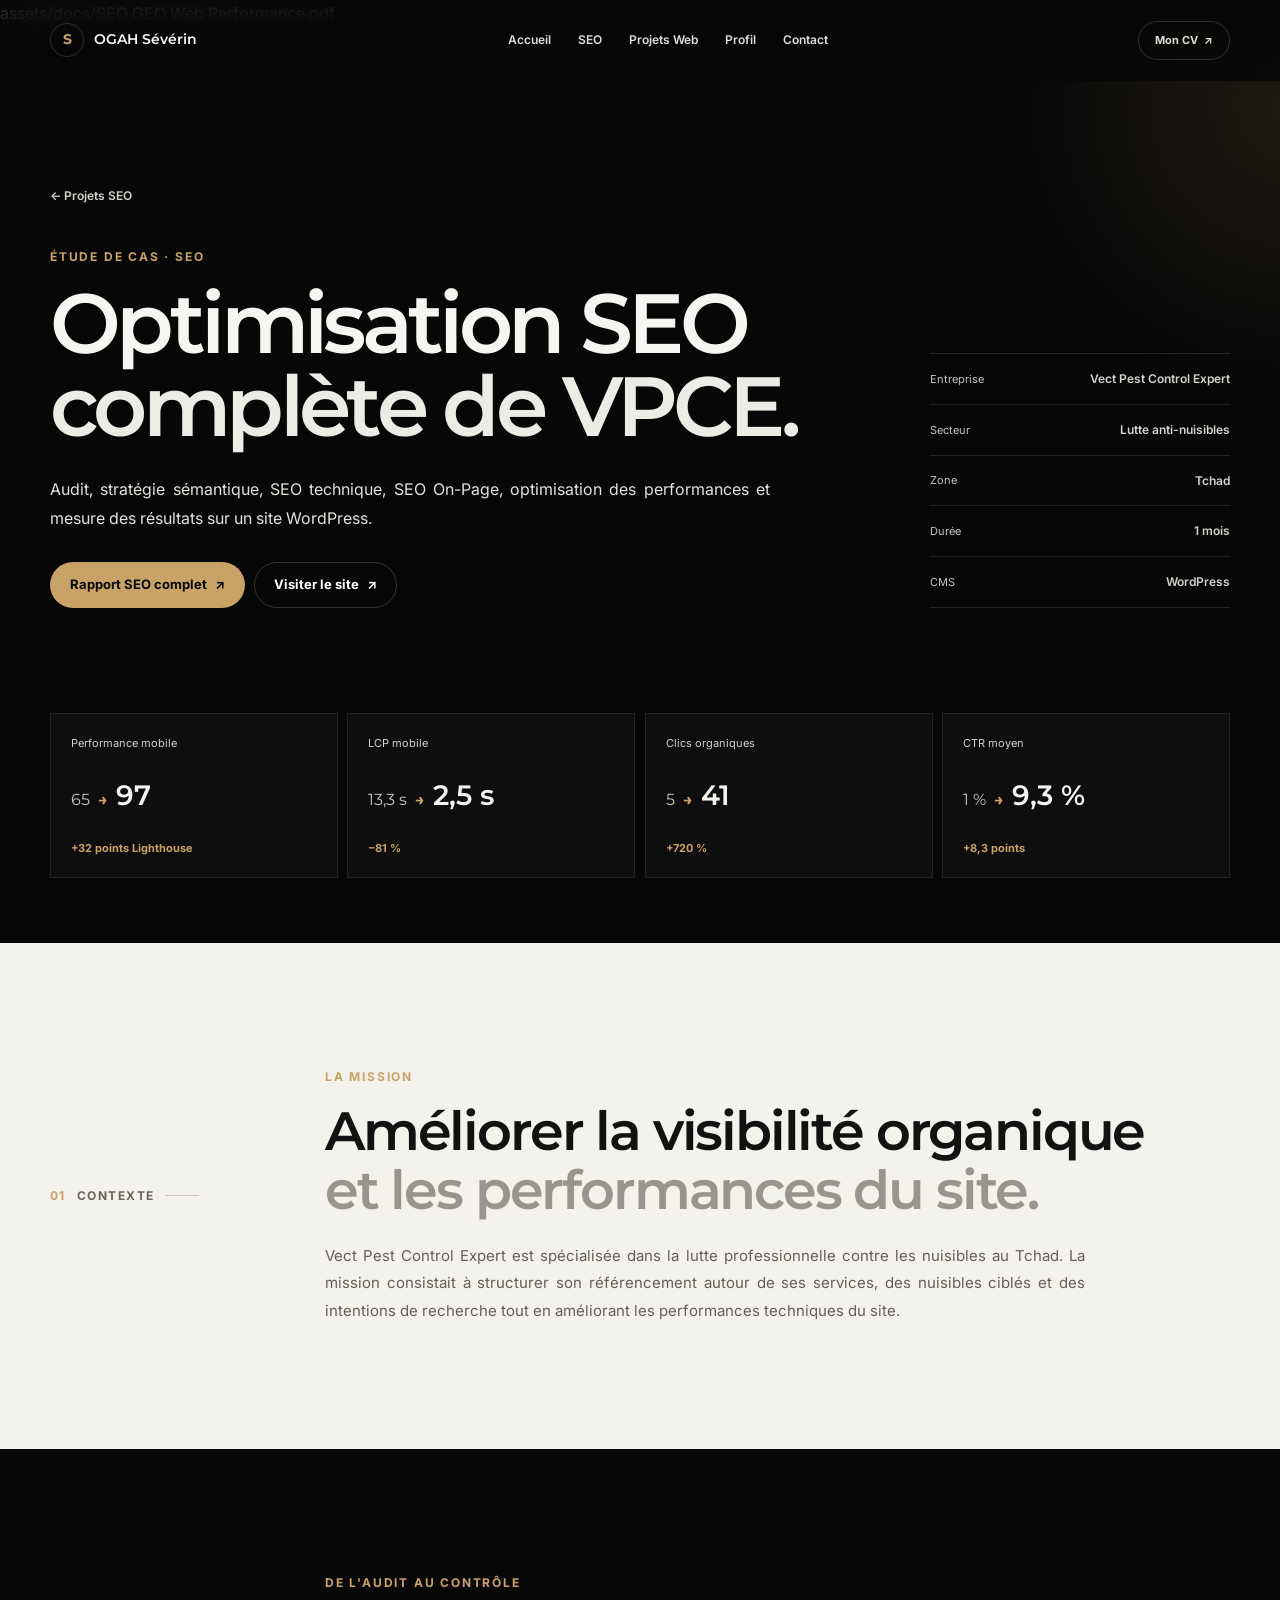
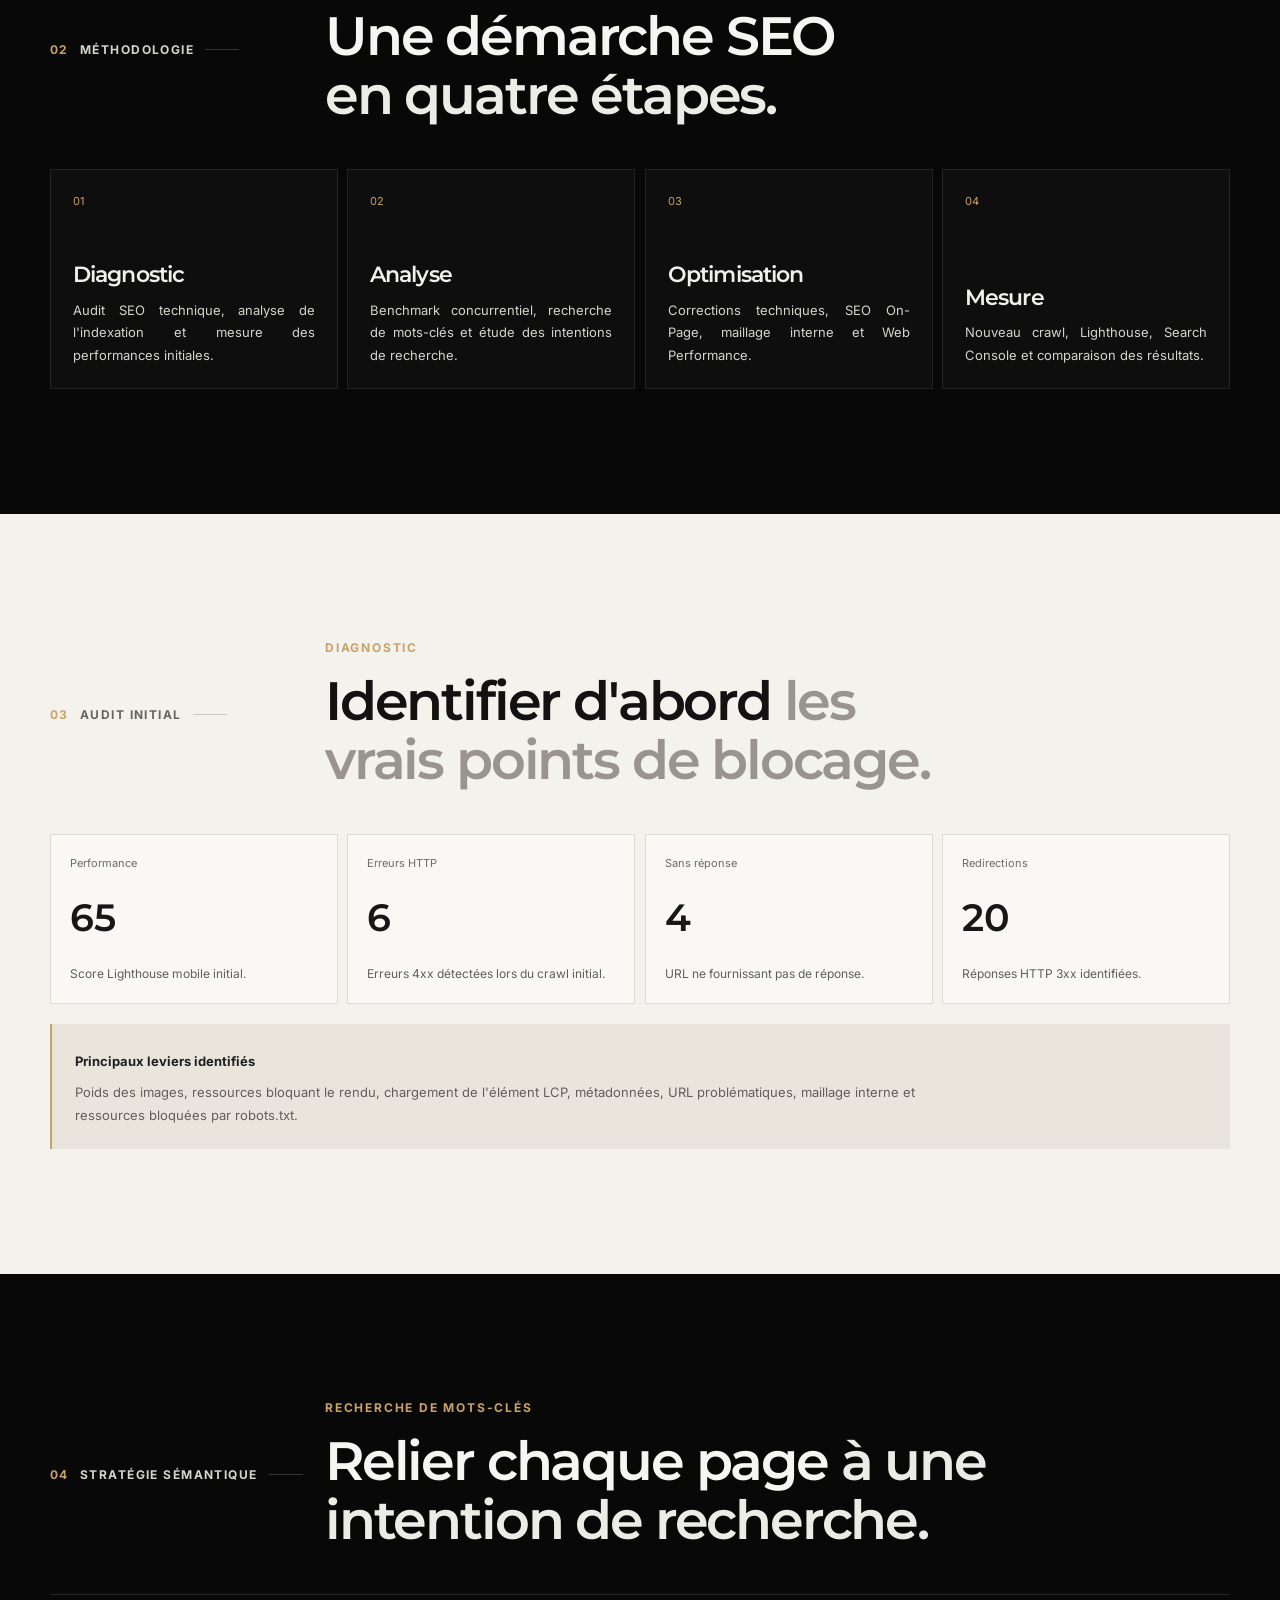
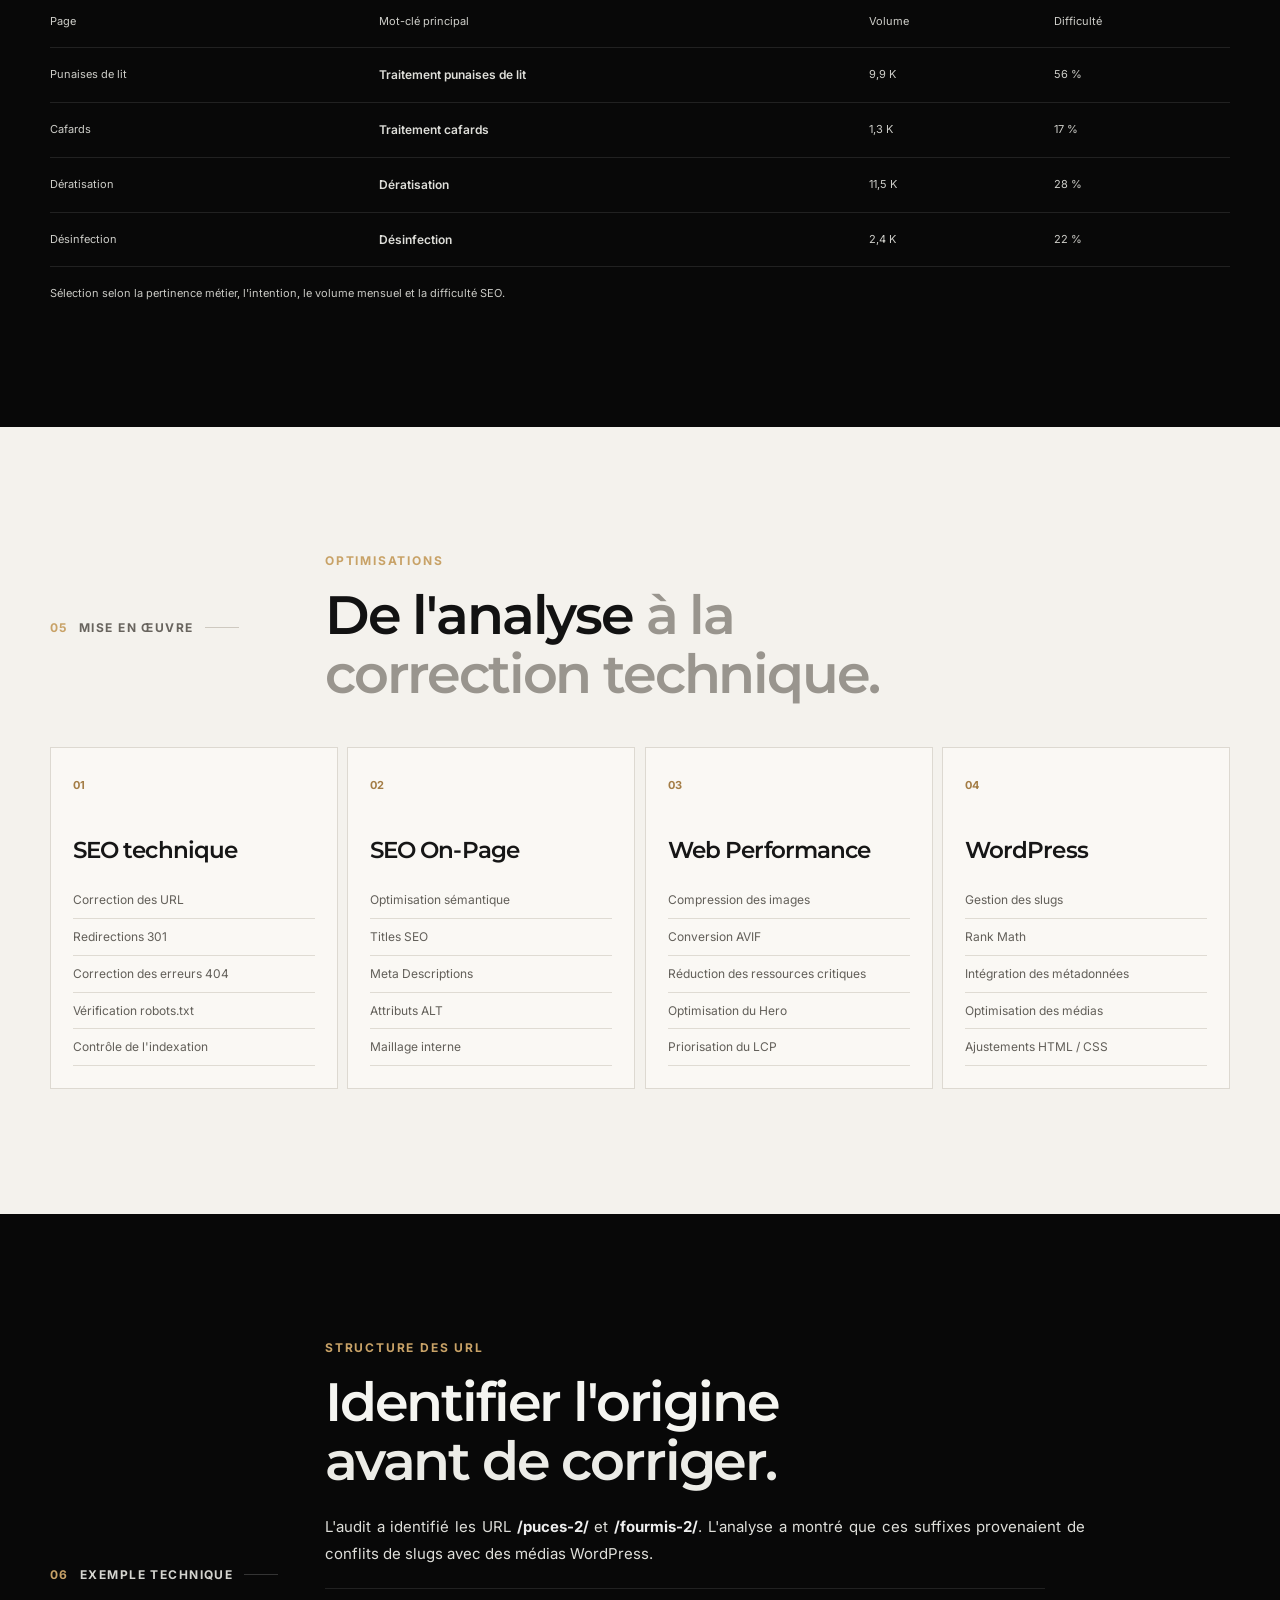
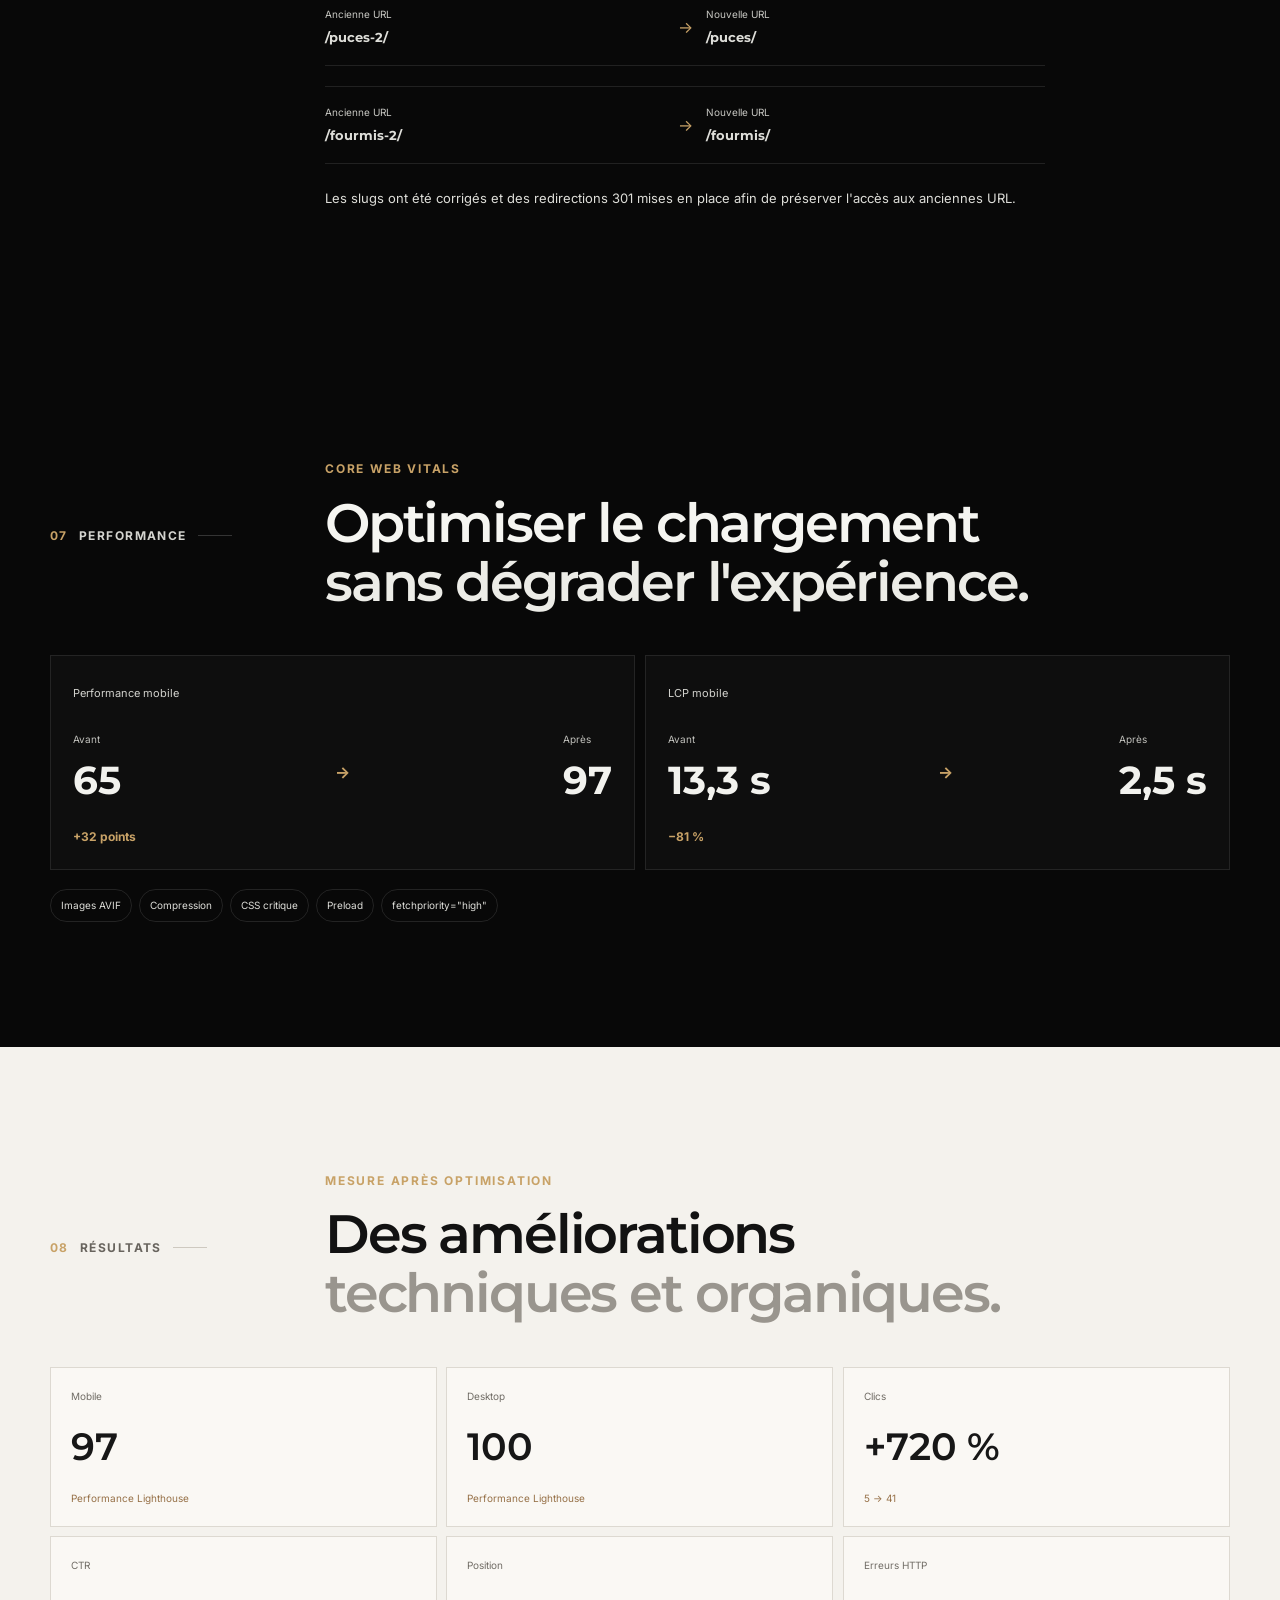
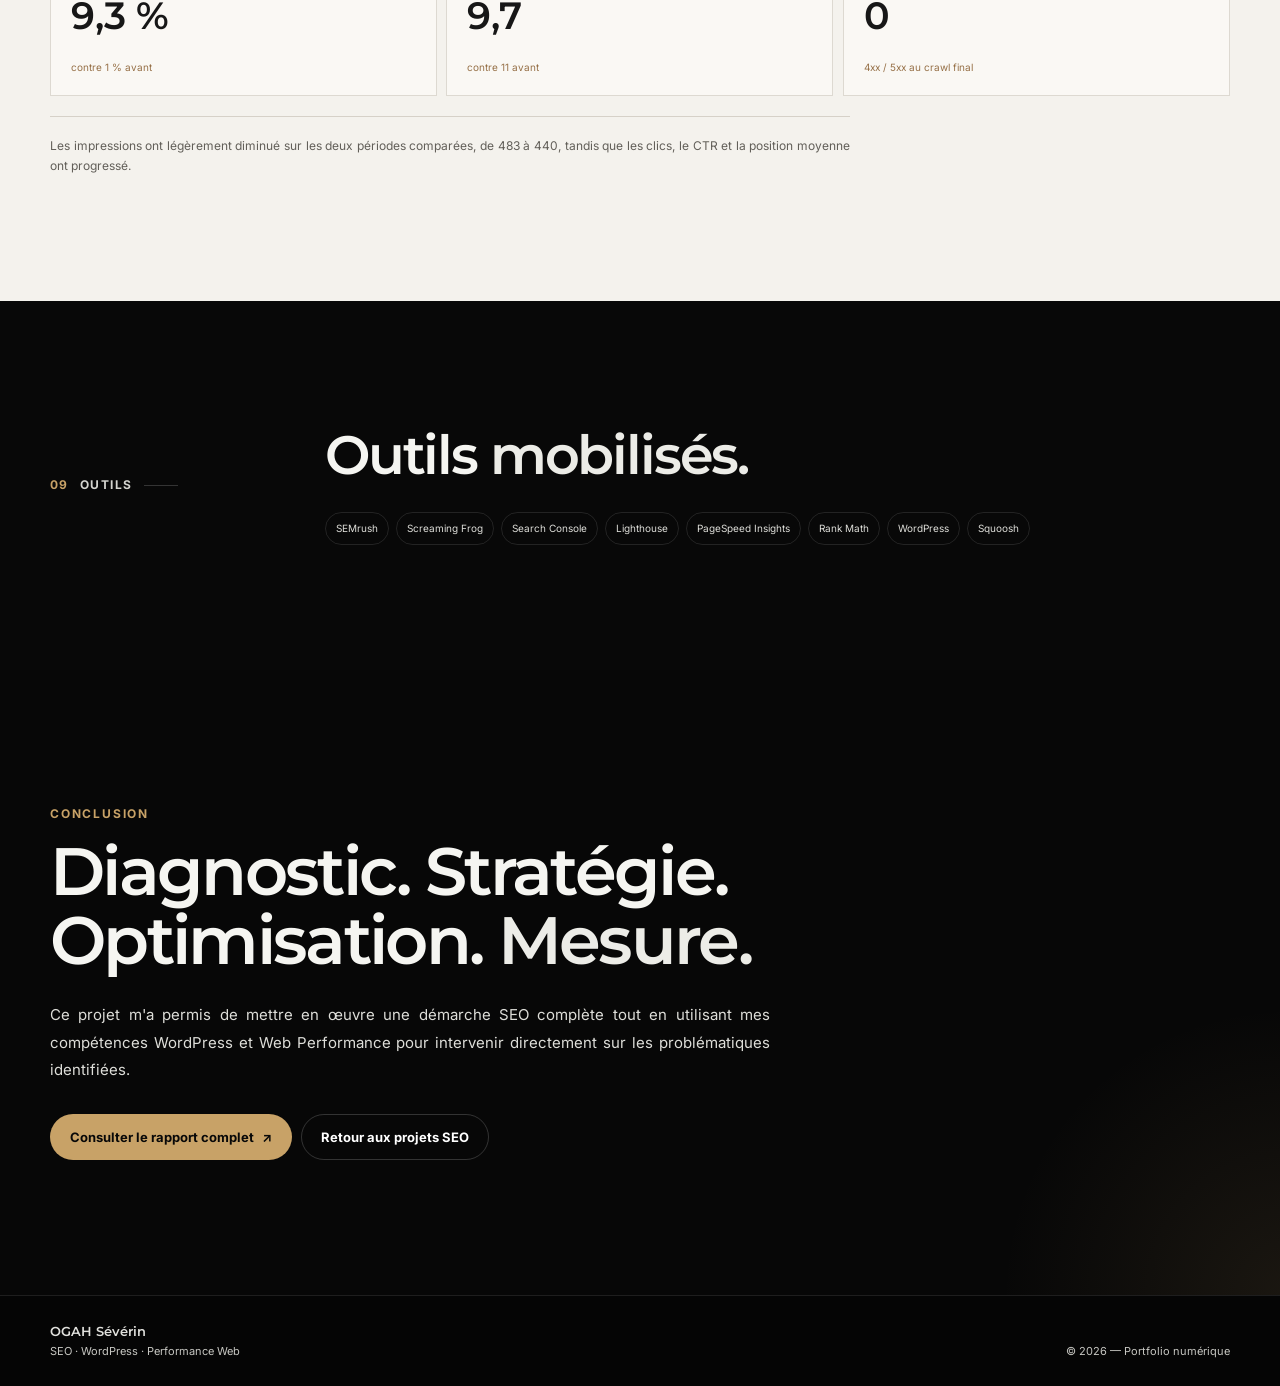
<file: projet-seo-vpce.html>
<!DOCTYPE html>
<html lang="fr">

<head>
  <meta charset="UTF-8">
  <meta name="viewport" content="width=device-width, initial-scale=1.0">
assets/docs/SEO GEO  Web Performance.pdf
  <title>Étude de cas SEO VPCE — OGAH Sévérin</title>

  <meta
    name="description"
    content="Étude de cas SEO VPCE : audit technique, recherche de mots-clés, SEO On-Page, optimisation WordPress, Web Performance et analyse des résultats."
  >

  <meta name="theme-color" content="#070707">

  <link rel="stylesheet" href="./assets/css/style.css">
  <link rel="stylesheet" href="./assets/css/seo.css">

  <script src="./assets/js/main.js" defer></script>
</head>

<body>

  <header class="site-header" data-header>

    <div class="container site-header__inner">

      <a class="brand" href="./index.html">

        <span class="brand__mark">S</span>

        <span class="brand__text">
          OGAH Sévérin
        </span>

      </a>


      <nav class="desktop-nav">

        <a href="./index.html">Accueil</a>
        <a href="./seo.html">SEO</a>
        <a href="./development-web.html">Projets Web</a>
        <a href="./index.html#profil">Profil</a>
        <a href="./index.html#contact">Contact</a>

      </nav>


      <div class="site-header__actions">

        <a
          class="header-cv"
         href="./assets/docs/SEO  GEO • IA  Automatisation.pdf"
          target="_blank"
          rel="noopener"
        >
          Mon CV
          <span aria-hidden="true">↗</span>
        </a>


        <button
          class="burger"
          type="button"
          aria-label="Ouvrir le menu"
          aria-expanded="false"
          data-burger
        >
          <span></span>
          <span></span>
        </button>

      </div>

    </div>


    <nav class="mobile-nav" data-mobile-nav>

      <a href="./index.html">Accueil</a>
      <a href="./seo.html">SEO</a>
      <a href="./development-web.html">Projets Web</a>
      <a href="./index.html#profil">Profil</a>
      <a href="./index.html#contact">Contact</a>

      <a
        class="mobile-nav__cv"
        href="./assets/docs/SEO  GEO • IA  Automatisation.pdf"
        target="_blank"
        rel="noopener"
      >
        Consulter mon CV
      </a>

    </nav>

  </header>


  <main>


    <!-- =====================================================
         CASE HERO
    ====================================================== -->

    <section class="case-hero">

      <div class="case-hero__glow"></div>

      <div class="container">

        <a
          class="case-back reveal"
          href="./seo.html"
        >
          ← Projets SEO
        </a>


        <div class="case-hero__grid">

          <div>

            <p class="eyebrow reveal">
              Étude de cas · SEO
            </p>

            <h1 class="case-hero__title reveal" data-delay="80">
              Optimisation SEO
              <span>complète de VPCE.</span>
            </h1>

            <p class="case-hero__intro reveal" data-delay="160">
              Audit, stratégie sémantique, SEO technique,
              SEO On-Page, optimisation des performances
              et mesure des résultats sur un site WordPress.
            </p>


            <div class="case-hero__actions reveal" data-delay="220">

              <a
                class="btn btn--gold"
                href="./assets/docs/PROJET SEO POUR VPCE.pdf"
                target="_blank"
                rel="noopener"
              >
                Rapport SEO complet
                <span aria-hidden="true">↗</span>
              </a>

              <a
                class="btn btn--ghost-light"
                href="https://www.vpce-expert.com/"
                target="_blank"
                rel="noopener"
              >
                Visiter le site
                <span aria-hidden="true">↗</span>
              </a>

            </div>

          </div>


          <aside class="case-hero__facts reveal" data-delay="300">

            <div>
              <span>Entreprise</span>
              <strong>Vect Pest Control Expert</strong>
            </div>

            <div>
              <span>Secteur</span>
              <strong>Lutte anti-nuisibles</strong>
            </div>

            <div>
              <span>Zone</span>
              <strong>Tchad</strong>
            </div>

            <div>
              <span>Durée</span>
              <strong>1 mois</strong>
            </div>

            <div>
              <span>CMS</span>
              <strong>WordPress</strong>
            </div>

          </aside>

        </div>

      </div>

    </section>


    <!-- =====================================================
         RESULTATS TOP
    ====================================================== -->

    <section class="case-results">

      <div class="container case-results__grid">

        <article class="case-kpi reveal">

          <span>Performance mobile</span>

          <div>
            <small>65</small>
            <b>→</b>
            <strong>97</strong>
          </div>

          <p>+32 points Lighthouse</p>

        </article>


        <article class="case-kpi reveal" data-delay="70">

          <span>LCP mobile</span>

          <div>
            <small>13,3 s</small>
            <b>→</b>
            <strong>2,5 s</strong>
          </div>

          <p>−81 %</p>

        </article>


        <article class="case-kpi reveal" data-delay="140">

          <span>Clics organiques</span>

          <div>
            <small>5</small>
            <b>→</b>
            <strong>41</strong>
          </div>

          <p>+720 %</p>

        </article>


        <article class="case-kpi reveal" data-delay="210">

          <span>CTR moyen</span>

          <div>
            <small>1 %</small>
            <b>→</b>
            <strong>9,3 %</strong>
          </div>

          <p>+8,3 points</p>

        </article>

      </div>

    </section>


    <!-- =====================================================
         CONTEXTE
    ====================================================== -->

    <section class="case-section case-section--light">

      <div class="container case-two-cols">

        <div class="section-label reveal">
          <span>01</span>
          Contexte
        </div>


        <div>

          <p class="eyebrow reveal">
            La mission
          </p>

          <h2 class="case-light-title reveal">
            Améliorer la visibilité organique
            <span>et les performances du site.</span>
          </h2>

          <p class="case-light-text reveal">
            Vect Pest Control Expert est spécialisée dans la lutte
            professionnelle contre les nuisibles au Tchad.
            La mission consistait à structurer son référencement
            autour de ses services, des nuisibles ciblés et des
            intentions de recherche tout en améliorant les
            performances techniques du site.
          </p>

        </div>

      </div>

    </section>


    <!-- =====================================================
         METHODOLOGIE
    ====================================================== -->

    <section class="case-section">

      <div class="container">

        <div class="case-heading">

          <div class="section-label section-label--light reveal">
            <span>02</span>
            Méthodologie
          </div>

          <div>

            <p class="eyebrow reveal">
              De l'audit au contrôle
            </p>

            <h2 class="case-dark-title reveal">
              Une démarche SEO
              <span>en quatre étapes.</span>
            </h2>

          </div>

        </div>


        <div class="case-process">

          <article class="case-process__item reveal">

            <span>01</span>

            <h3>Diagnostic</h3>

            <p>
              Audit SEO technique, analyse de l'indexation
              et mesure des performances initiales.
            </p>

          </article>


          <article class="case-process__item reveal" data-delay="80">

            <span>02</span>

            <h3>Analyse</h3>

            <p>
              Benchmark concurrentiel, recherche de mots-clés
              et étude des intentions de recherche.
            </p>

          </article>


          <article class="case-process__item reveal" data-delay="160">

            <span>03</span>

            <h3>Optimisation</h3>

            <p>
              Corrections techniques, SEO On-Page,
              maillage interne et Web Performance.
            </p>

          </article>


          <article class="case-process__item reveal" data-delay="240">

            <span>04</span>

            <h3>Mesure</h3>

            <p>
              Nouveau crawl, Lighthouse,
              Search Console et comparaison des résultats.
            </p>

          </article>

        </div>

      </div>

    </section>


    <!-- =====================================================
         AUDIT INITIAL
    ====================================================== -->

    <section class="case-section case-section--light">

      <div class="container">

        <div class="case-heading">

          <div class="section-label reveal">
            <span>03</span>
            Audit initial
          </div>

          <div>

            <p class="eyebrow reveal">
              Diagnostic
            </p>

            <h2 class="case-light-title reveal">
              Identifier d'abord
              <span>les vrais points de blocage.</span>
            </h2>

          </div>

        </div>


        <div class="audit-grid">

          <article class="audit-card reveal">

            <span>Performance</span>

            <strong>65</strong>

            <p>
              Score Lighthouse mobile initial.
            </p>

          </article>


          <article class="audit-card reveal" data-delay="60">

            <span>Erreurs HTTP</span>

            <strong>6</strong>

            <p>
              Erreurs 4xx détectées lors du crawl initial.
            </p>

          </article>


          <article class="audit-card reveal" data-delay="120">

            <span>Sans réponse</span>

            <strong>4</strong>

            <p>
              URL ne fournissant pas de réponse.
            </p>

          </article>


          <article class="audit-card reveal" data-delay="180">

            <span>Redirections</span>

            <strong>20</strong>

            <p>
              Réponses HTTP 3xx identifiées.
            </p>

          </article>

        </div>


        <div class="case-note reveal">

          <strong>Principaux leviers identifiés</strong>

          <p>
            Poids des images, ressources bloquant le rendu,
            chargement de l'élément LCP, métadonnées,
            URL problématiques, maillage interne et
            ressources bloquées par robots.txt.
          </p>

        </div>

      </div>

    </section>


    <!-- =====================================================
         MOTS CLES
    ====================================================== -->

    <section class="case-section">

      <div class="container">

        <div class="case-heading">

          <div class="section-label section-label--light reveal">
            <span>04</span>
            Stratégie sémantique
          </div>

          <div>

            <p class="eyebrow reveal">
              Recherche de mots-clés
            </p>

            <h2 class="case-dark-title reveal">
              Relier chaque page
              <span>à une intention de recherche.</span>
            </h2>

          </div>

        </div>


        <div class="keywords-table reveal">

          <div class="keywords-row keywords-row--head">
            <span>Page</span>
            <span>Mot-clé principal</span>
            <span>Volume</span>
            <span>Difficulté</span>
          </div>

          <div class="keywords-row">
            <span>Punaises de lit</span>
            <strong>Traitement punaises de lit</strong>
            <span>9,9 K</span>
            <span>56 %</span>
          </div>

          <div class="keywords-row">
            <span>Cafards</span>
            <strong>Traitement cafards</strong>
            <span>1,3 K</span>
            <span>17 %</span>
          </div>

          <div class="keywords-row">
            <span>Dératisation</span>
            <strong>Dératisation</strong>
            <span>11,5 K</span>
            <span>28 %</span>
          </div>

          <div class="keywords-row">
            <span>Désinfection</span>
            <strong>Désinfection</strong>
            <span>2,4 K</span>
            <span>22 %</span>
          </div>

        </div>


        <p class="case-caption reveal">
          Sélection selon la pertinence métier, l'intention,
          le volume mensuel et la difficulté SEO.
        </p>

      </div>

    </section>


    <!-- =====================================================
         OPTIMISATIONS
    ====================================================== -->

    <section class="case-section case-section--light">

      <div class="container">

        <div class="case-heading">

          <div class="section-label reveal">
            <span>05</span>
            Mise en œuvre
          </div>

          <div>

            <p class="eyebrow reveal">
              Optimisations
            </p>

            <h2 class="case-light-title reveal">
              De l'analyse
              <span>à la correction technique.</span>
            </h2>

          </div>

        </div>


        <div class="case-optim-grid">

          <article class="case-optim-card reveal">

            <span>01</span>

            <h3>SEO technique</h3>

            <ul>
              <li>Correction des URL</li>
              <li>Redirections 301</li>
              <li>Correction des erreurs 404</li>
              <li>Vérification robots.txt</li>
              <li>Contrôle de l'indexation</li>
            </ul>

          </article>


          <article class="case-optim-card reveal" data-delay="80">

            <span>02</span>

            <h3>SEO On-Page</h3>

            <ul>
              <li>Optimisation sémantique</li>
              <li>Titles SEO</li>
              <li>Meta Descriptions</li>
              <li>Attributs ALT</li>
              <li>Maillage interne</li>
            </ul>

          </article>


          <article class="case-optim-card reveal" data-delay="160">

            <span>03</span>

            <h3>Web Performance</h3>

            <ul>
              <li>Compression des images</li>
              <li>Conversion AVIF</li>
              <li>Réduction des ressources critiques</li>
              <li>Optimisation du Hero</li>
              <li>Priorisation du LCP</li>
            </ul>

          </article>


          <article class="case-optim-card reveal" data-delay="240">

            <span>04</span>

            <h3>WordPress</h3>

            <ul>
              <li>Gestion des slugs</li>
              <li>Rank Math</li>
              <li>Intégration des métadonnées</li>
              <li>Optimisation des médias</li>
              <li>Ajustements HTML / CSS</li>
            </ul>

          </article>

        </div>

      </div>

    </section>


    <!-- =====================================================
         URL CASE
    ====================================================== -->

    <section class="case-section">

      <div class="container case-two-cols">

        <div class="section-label section-label--light reveal">
          <span>06</span>
          Exemple technique
        </div>


        <div>

          <p class="eyebrow reveal">
            Structure des URL
          </p>

          <h2 class="case-dark-title reveal">
            Identifier l'origine
            <span>avant de corriger.</span>
          </h2>

          <p class="case-dark-text reveal">
            L'audit a identifié les URL
            <strong>/puces-2/</strong> et
            <strong>/fourmis-2/</strong>.
            L'analyse a montré que ces suffixes provenaient
            de conflits de slugs avec des médias WordPress.
          </p>


          <div class="url-fix reveal">

            <div>
              <small>Ancienne URL</small>
              <strong>/puces-2/</strong>
            </div>

            <span>→</span>

            <div>
              <small>Nouvelle URL</small>
              <strong>/puces/</strong>
            </div>

          </div>


          <div class="url-fix reveal" data-delay="70">

            <div>
              <small>Ancienne URL</small>
              <strong>/fourmis-2/</strong>
            </div>

            <span>→</span>

            <div>
              <small>Nouvelle URL</small>
              <strong>/fourmis/</strong>
            </div>

          </div>


          <p class="case-dark-text case-dark-text--small reveal">
            Les slugs ont été corrigés et des redirections 301
            mises en place afin de préserver l'accès aux anciennes
            URL.
          </p>

        </div>

      </div>

    </section>


    <!-- =====================================================
         PERFORMANCE
    ====================================================== -->

    <section class="case-performance">

      <div class="container">

        <div class="case-heading">

          <div class="section-label section-label--light reveal">
            <span>07</span>
            Performance
          </div>

          <div>

            <p class="eyebrow reveal">
              Core Web Vitals
            </p>

            <h2 class="case-dark-title reveal">
              Optimiser le chargement
              <span>sans dégrader l'expérience.</span>
            </h2>

          </div>

        </div>


        <div class="performance-comparison">

          <article class="performance-block reveal">

            <small>
              Performance mobile
            </small>

            <div class="performance-block__numbers">

              <div>
                <span>Avant</span>
                <strong>65</strong>
              </div>

              <b>→</b>

              <div>
                <span>Après</span>
                <strong>97</strong>
              </div>

            </div>

            <p>
              +32 points
            </p>

          </article>


          <article class="performance-block reveal" data-delay="90">

            <small>
              LCP mobile
            </small>

            <div class="performance-block__numbers">

              <div>
                <span>Avant</span>
                <strong>13,3 s</strong>
              </div>

              <b>→</b>

              <div>
                <span>Après</span>
                <strong>2,5 s</strong>
              </div>

            </div>

            <p>
              −81 %
            </p>

          </article>

        </div>


        <div class="performance-actions reveal">

          <span>Images AVIF</span>
          <span>Compression</span>
          <span>CSS critique</span>
          <span>Preload</span>
          <span>fetchpriority="high"</span>

        </div>

      </div>

    </section>


    <!-- =====================================================
         RESULTATS FINAUX
    ====================================================== -->

    <section class="case-final">

      <div class="container">

        <div class="case-final__head">

          <div class="section-label reveal">
            <span>08</span>
            Résultats
          </div>

          <div>

            <p class="eyebrow reveal">
              Mesure après optimisation
            </p>

            <h2 class="case-light-title reveal">
              Des améliorations
              <span>techniques et organiques.</span>
            </h2>

          </div>

        </div>


        <div class="final-results-grid">

          <article class="final-result reveal">

            <span>Mobile</span>

            <strong>97</strong>

            <small>
              Performance Lighthouse
            </small>

          </article>


          <article class="final-result reveal" data-delay="60">

            <span>Desktop</span>

            <strong>100</strong>

            <small>
              Performance Lighthouse
            </small>

          </article>


          <article class="final-result reveal" data-delay="120">

            <span>Clics</span>

            <strong>+720 %</strong>

            <small>
              5 → 41
            </small>

          </article>


          <article class="final-result reveal" data-delay="180">

            <span>CTR</span>

            <strong>9,3 %</strong>

            <small>
              contre 1 % avant
            </small>

          </article>


          <article class="final-result reveal" data-delay="240">

            <span>Position</span>

            <strong>9,7</strong>

            <small>
              contre 11 avant
            </small>

          </article>


          <article class="final-result reveal" data-delay="300">

            <span>Erreurs HTTP</span>

            <strong>0</strong>

            <small>
              4xx / 5xx au crawl final
            </small>

          </article>

        </div>


        <div class="case-result-note reveal">

          <p>
            Les impressions ont légèrement diminué sur les deux
            périodes comparées, de 483 à 440, tandis que les clics,
            le CTR et la position moyenne ont progressé.
          </p>

        </div>

      </div>

    </section>


    <!-- =====================================================
         OUTILS
    ====================================================== -->

    <section class="case-section">

      <div class="container case-two-cols">

        <div class="section-label section-label--light reveal">
          <span>09</span>
          Outils
        </div>


        <div>

          <h2 class="case-dark-title reveal">
            Outils
            <span>mobilisés.</span>
          </h2>


          <div class="case-tools reveal">

            <span>SEMrush</span>
            <span>Screaming Frog</span>
            <span>Search Console</span>
            <span>Lighthouse</span>
            <span>PageSpeed Insights</span>
            <span>Rank Math</span>
            <span>WordPress</span>
            <span>Squoosh</span>

          </div>

        </div>

      </div>

    </section>


    <!-- =====================================================
         CONCLUSION
    ====================================================== -->

    <section class="case-conclusion">

      <div class="container">

        <div class="case-conclusion__inner reveal">

          <p class="eyebrow">
            Conclusion
          </p>

          <h2>
            Diagnostic.
            Stratégie.
            Optimisation.
            <span>Mesure.</span>
          </h2>

          <p>
            Ce projet m'a permis de mettre en œuvre une démarche
            SEO complète tout en utilisant mes compétences
            WordPress et Web Performance pour intervenir
            directement sur les problématiques identifiées.
          </p>


          <div class="case-conclusion__actions">

            <a
              class="btn btn--gold"
              href="./assets/docs/projet-seo-vpce.pdf"
              target="_blank"
              rel="noopener"
            >
              Consulter le rapport complet
              <span aria-hidden="true">↗</span>
            </a>

            <a
              class="btn btn--ghost-light"
              href="./seo.html"
            >
              Retour aux projets SEO
            </a>

          </div>

        </div>

      </div>

    </section>

  </main>


  <footer class="footer">

    <div class="container footer__inner">

      <div>
        <strong>OGAH Sévérin</strong>
        <span>SEO · WordPress · Performance Web</span>
      </div>

      <p>
        © <span id="year"></span> — Portfolio numérique
      </p>

    </div>

  </footer>

</body>
</html>
</file>
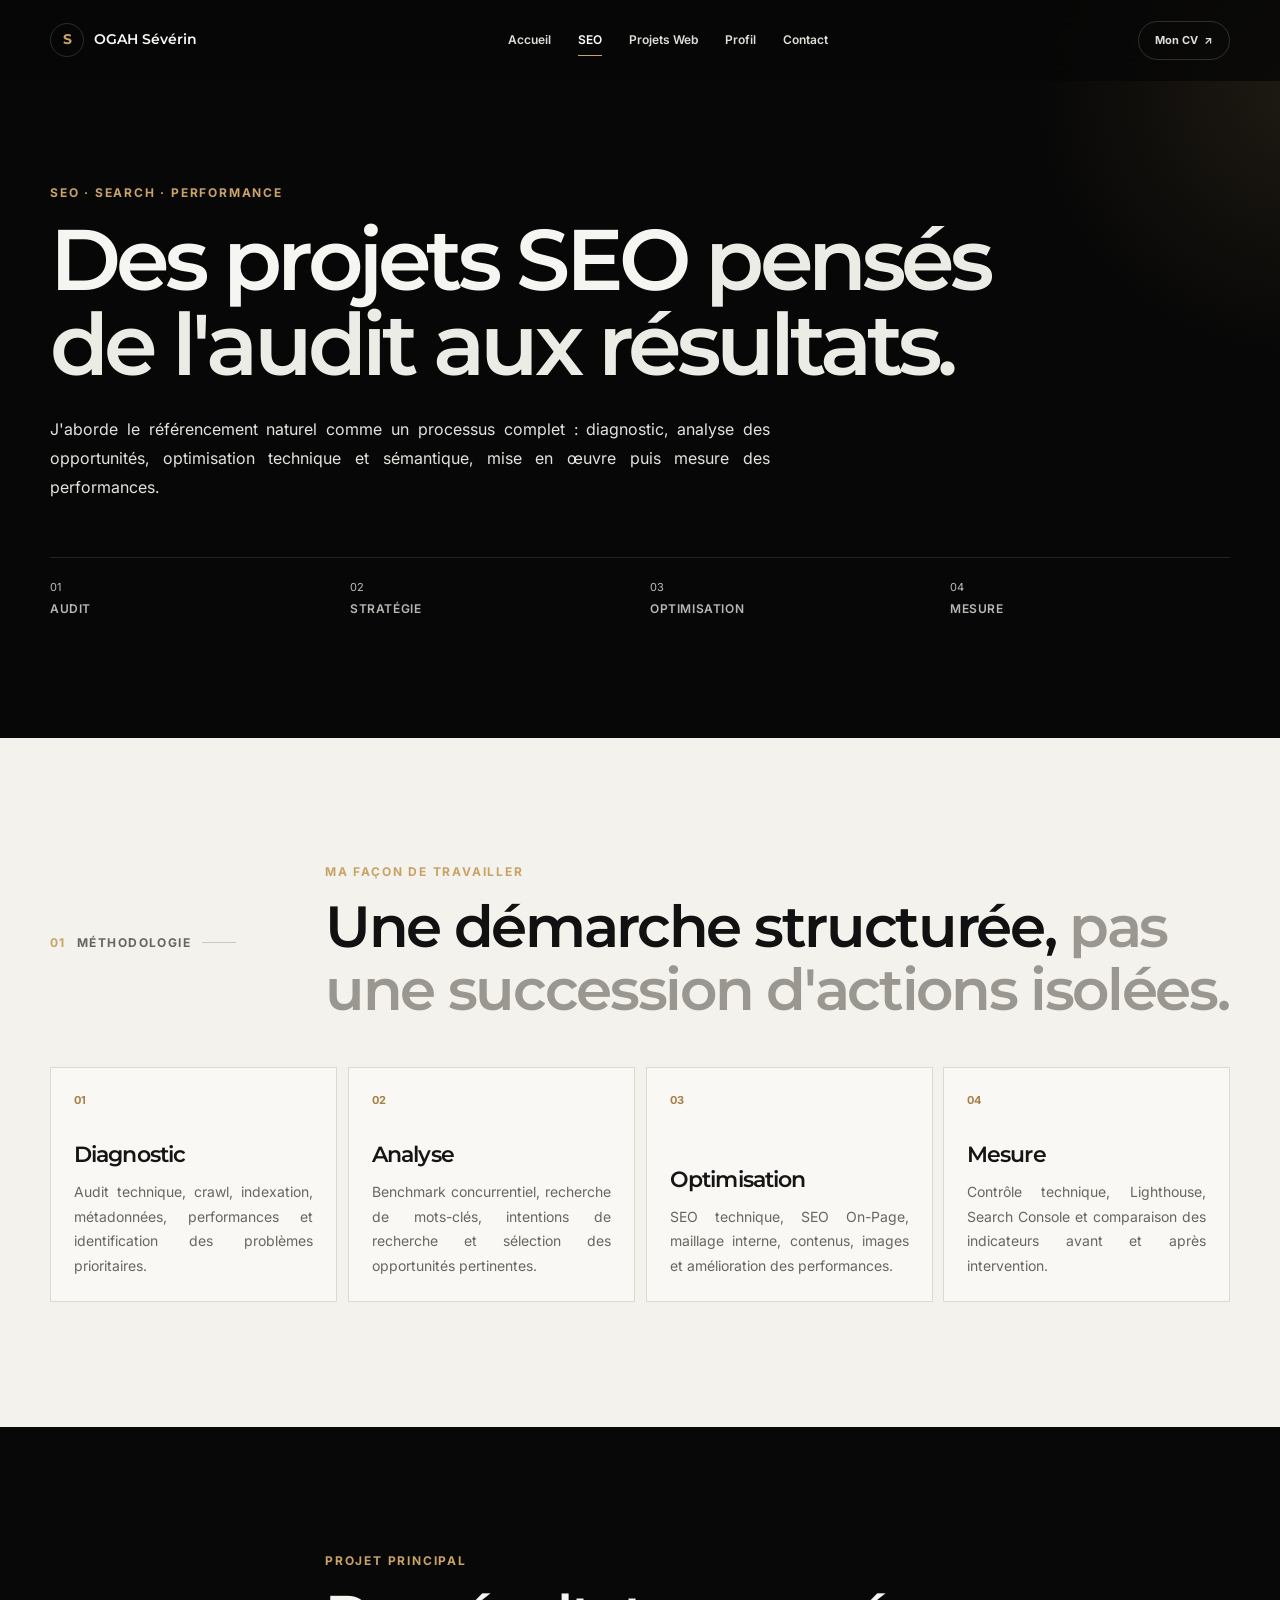
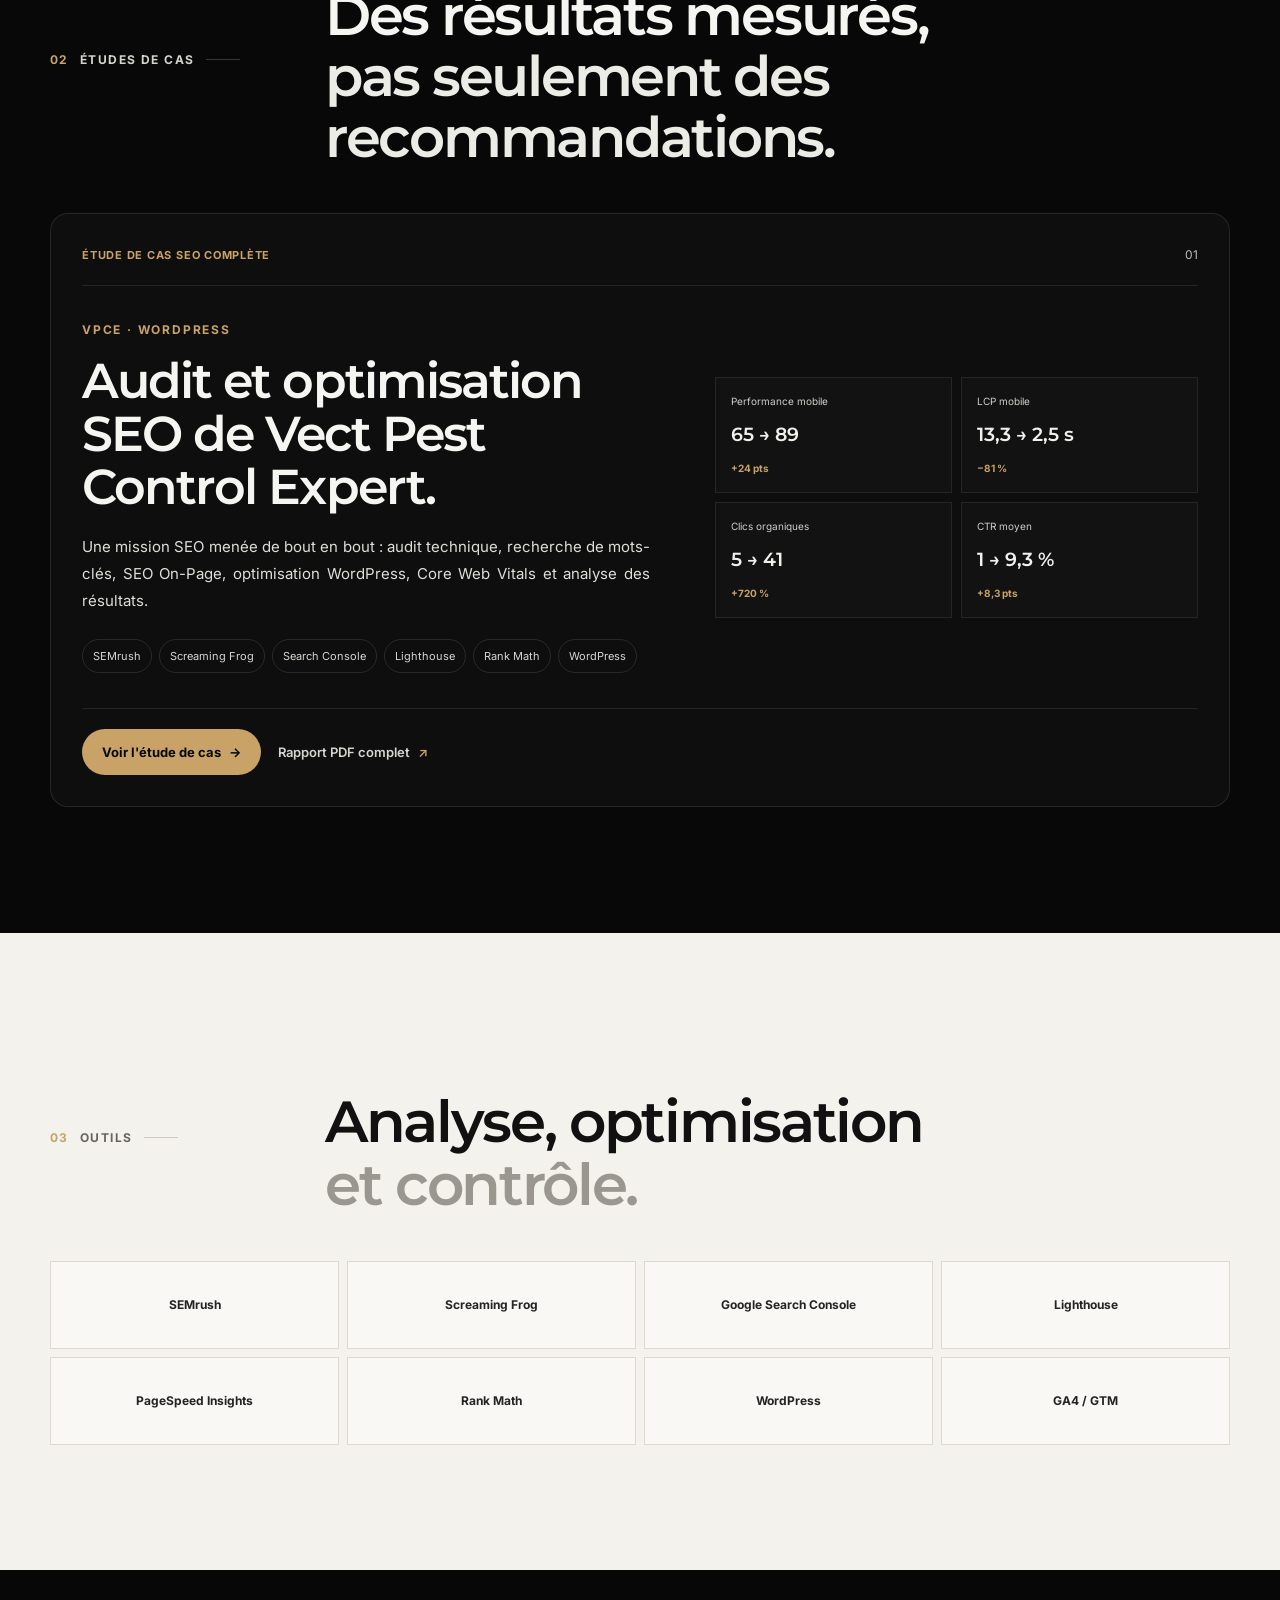
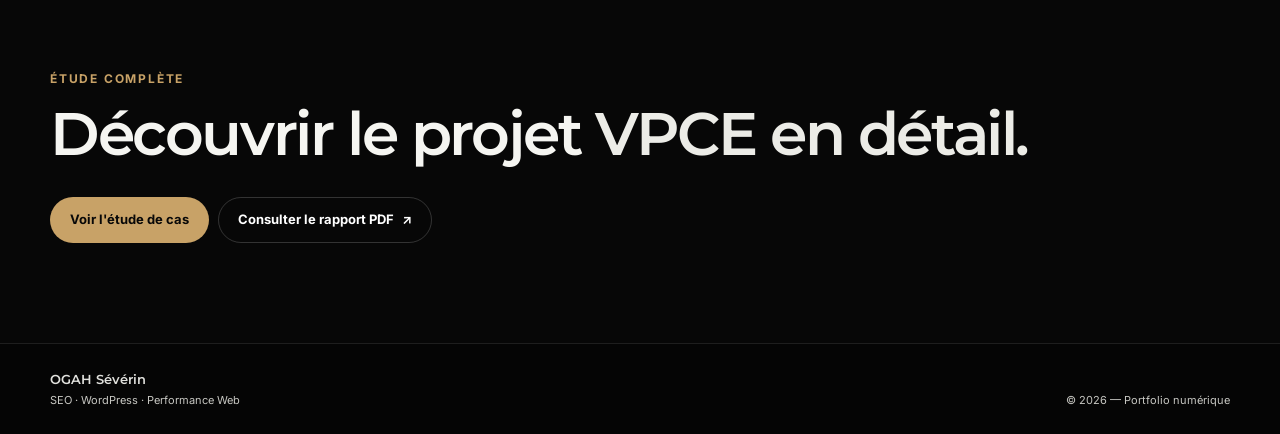
<file: seo.html>
<!DOCTYPE html>
<html lang="fr">

<head>
  <meta charset="UTF-8">
  <meta name="viewport" content="width=device-width, initial-scale=1.0">

  <title>Projets SEO — OGAH Sévérin</title>

  <meta
    name="description"
    content="Découvrez les projets SEO de OGAH Sévérin : audit SEO, SEO technique, SEO On-Page, recherche de mots-clés, Web Performance et analyse des résultats."
  >

  <meta name="theme-color" content="#070707">

  <link rel="stylesheet" href="./assets/css/style.css">
  <link rel="stylesheet" href="./assets/css/seo.css">

  <script src="./assets/js/main.js" defer></script>
</head>

<body>

  <!-- =====================================================
       HEADER
  ====================================================== -->

  <header class="site-header" data-header>

    <div class="container site-header__inner">

      <a class="brand" href="./index.html" aria-label="Retour à l'accueil">

        <span class="brand__mark">S</span>

        <span class="brand__text">
          OGAH Sévérin
        </span>

      </a>

      <nav class="desktop-nav" aria-label="Navigation principale">

        <a href="./index.html">Accueil</a>
        <a href="./seo.html" aria-current="page">SEO</a>
        <a href="./development-web.html">Projets Web</a>
        <a href="./index.html#profil">Profil</a>
        <a href="./index.html#contact">Contact</a>

      </nav>

      <div class="site-header__actions">

        <a
          class="header-cv"
         href="./assets/docs/SEO  GEO • IA  Automatisation.pdf"
          target="_blank"
          rel="noopener"
        >
          Mon CV
          <span aria-hidden="true">↗</span>
        </a>

        <button
          class="burger"
          type="button"
          aria-label="Ouvrir le menu"
          aria-expanded="false"
          data-burger
        >
          <span></span>
          <span></span>
        </button>

      </div>

    </div>

    <nav
      class="mobile-nav"
      aria-label="Navigation mobile"
      data-mobile-nav
    >

      <a href="./index.html">Accueil</a>
      <a href="./seo.html">SEO</a>
      <a href="./development-web.html">Projets Web</a>
      <a href="./index.html#profil">Profil</a>
      <a href="./index.html#contact">Contact</a>

      <a
        class="mobile-nav__cv"
      href="./assets/docs/SEO  GEO • IA  Automatisation.pdf""
        target="_blank"
        rel="noopener"
      >
        Consulter mon CV
      </a>

    </nav>

  </header>


  <main>

    <!-- =====================================================
         HERO SEO
    ====================================================== -->

    <section class="seo-page-hero">

      <div class="seo-page-hero__glow"></div>

      <div class="container seo-page-hero__inner">

        <div class="seo-page-hero__content">

          <p class="eyebrow reveal">
            SEO · Search · Performance
          </p>

          <h1 class="seo-page-hero__title reveal" data-delay="80">
            Des projets SEO
            <span>pensés de l'audit aux résultats.</span>
          </h1>

          <p class="seo-page-hero__intro reveal" data-delay="160">
            J'aborde le référencement naturel comme un processus
            complet : diagnostic, analyse des opportunités,
            optimisation technique et sémantique, mise en œuvre
            puis mesure des performances.
          </p>

        </div>

        <div class="seo-page-hero__meta reveal" data-delay="240">

          <div>
            <span>01</span>
            <strong>Audit</strong>
          </div>

          <div>
            <span>02</span>
            <strong>Stratégie</strong>
          </div>

          <div>
            <span>03</span>
            <strong>Optimisation</strong>
          </div>

          <div>
            <span>04</span>
            <strong>Mesure</strong>
          </div>

        </div>

      </div>

    </section>


    <!-- =====================================================
         APPROCHE
    ====================================================== -->

    <section class="seo-method">

      <div class="container">

        <div class="seo-method__heading">

          <div class="section-label reveal">
            <span>01</span>
            Méthodologie
          </div>

          <div>

            <p class="eyebrow reveal">
              Ma façon de travailler
            </p>

            <h2 class="section-title reveal">
              Une démarche structurée,
              <span>pas une succession d'actions isolées.</span>
            </h2>

          </div>

        </div>


        <div class="seo-method__grid">

          <article class="seo-method-card reveal">

            <span>01</span>

            <h3>Diagnostic</h3>

            <p>
              Audit technique, crawl, indexation,
              métadonnées, performances et identification
              des problèmes prioritaires.
            </p>

          </article>


          <article class="seo-method-card reveal" data-delay="80">

            <span>02</span>

            <h3>Analyse</h3>

            <p>
              Benchmark concurrentiel, recherche de mots-clés,
              intentions de recherche et sélection des
              opportunités pertinentes.
            </p>

          </article>


          <article class="seo-method-card reveal" data-delay="160">

            <span>03</span>

            <h3>Optimisation</h3>

            <p>
              SEO technique, SEO On-Page, maillage interne,
              contenus, images et amélioration des performances.
            </p>

          </article>


          <article class="seo-method-card reveal" data-delay="240">

            <span>04</span>

            <h3>Mesure</h3>

            <p>
              Contrôle technique, Lighthouse,
              Search Console et comparaison des indicateurs
              avant et après intervention.
            </p>

          </article>

        </div>

      </div>

    </section>


    <!-- =====================================================
         ÉTUDE DE CAS PRINCIPALE
    ====================================================== -->

    <section class="seo-case-list">

      <div class="container">

        <div class="seo-case-list__head">

          <div class="section-label section-label--light reveal">
            <span>02</span>
            Études de cas
          </div>

          <div>

            <p class="eyebrow reveal">
              Projet principal
            </p>

            <h2 class="seo-case-list__title reveal">
              Des résultats mesurés,
              <span>pas seulement des recommandations.</span>
            </h2>

          </div>

        </div>


        <article class="seo-case-card reveal">

          <div class="seo-case-card__top">

            <span class="seo-case-card__tag">
              Étude de cas SEO complète
            </span>

            <span class="seo-case-card__number">
              01
            </span>

          </div>


          <div class="seo-case-card__body">

            <div class="seo-case-card__content">

              <p class="eyebrow">
                VPCE · WordPress
              </p>

              <h3>
                Audit et optimisation SEO
                de Vect Pest Control Expert.
              </h3>

              <p>
                Une mission SEO menée de bout en bout :
                audit technique, recherche de mots-clés,
                SEO On-Page, optimisation WordPress,
                Core Web Vitals et analyse des résultats.
              </p>


              <div class="seo-case-card__tags">

                <span>SEMrush</span>
                <span>Screaming Frog</span>
                <span>Search Console</span>
                <span>Lighthouse</span>
                <span>Rank Math</span>
                <span>WordPress</span>

              </div>

            </div>


            <div class="seo-case-card__results">

              <div>
                <small>Performance mobile</small>
                <strong>65 → 89</strong>
                <span>+24 pts</span>
              </div>

              <div>
                <small>LCP mobile</small>
                <strong>13,3 → 2,5 s</strong>
                <span>−81 %</span>
              </div>

              <div>
                <small>Clics organiques</small>
                <strong>5 → 41</strong>
                <span>+720 %</span>
              </div>

              <div>
                <small>CTR moyen</small>
                <strong>1 → 9,3 %</strong>
                <span>+8,3 pts</span>
              </div>

            </div>

          </div>


          <div class="seo-case-card__footer">

            <a
              class="btn btn--gold"
              href="./projet-seo-vpce.html"
            >
              Voir l'étude de cas
              <span aria-hidden="true">→</span>
            </a>

            <a
              class="text-link"
              href="./assets/docs/PROJET SEO POUR VPCE.pdf"
              target="_blank"
              rel="noopener"
            >
              Rapport PDF complet
              <span aria-hidden="true">↗</span>
            </a>

          </div>

        </article>

      </div>

    </section>


    <!-- =====================================================
         OUTILS
    ====================================================== -->

    <section class="seo-tools">

      <div class="container">

        <div class="seo-tools__heading">

          <div class="section-label reveal">
            <span>03</span>
            Outils
          </div>

          <div>

            <p class="eyebrow reveal">
              Environnement SEO
            </p>

            <h2 class="section-title reveal">
              Analyse, optimisation
              <span>et contrôle.</span>
            </h2>

          </div>

        </div>


        <div class="seo-tools__grid">

          <div class="seo-tool reveal">
            SEMrush
          </div>

          <div class="seo-tool reveal" data-delay="50">
            Screaming Frog
          </div>

          <div class="seo-tool reveal" data-delay="100">
            Google Search Console
          </div>

          <div class="seo-tool reveal" data-delay="150">
            Lighthouse
          </div>

          <div class="seo-tool reveal" data-delay="200">
            PageSpeed Insights
          </div>

          <div class="seo-tool reveal" data-delay="250">
            Rank Math
          </div>

          <div class="seo-tool reveal" data-delay="300">
            WordPress
          </div>

          <div class="seo-tool reveal" data-delay="350">
            GA4 / GTM
          </div>

        </div>

      </div>

    </section>


    <!-- =====================================================
         CTA
    ====================================================== -->

    <section class="seo-page-cta">

      <div class="container">

        <div class="seo-page-cta__inner reveal">

          <p class="eyebrow">
            Étude complète
          </p>

          <h2>
            Découvrir le projet
            <span>VPCE en détail.</span>
          </h2>

          <div class="seo-page-cta__actions">

            <a
              class="btn btn--gold"
              href="./projet-seo-vpce.html"
            >
              Voir l'étude de cas
            </a>

            <a
              class="btn btn--ghost-light"
              href="./assets/docs/PROJET SEO POUR VPCE.pdf"
              target="_blank"
              rel="noopener"
            >
              Consulter le rapport PDF
              <span aria-hidden="true">↗</span>
            </a>

          </div>

        </div>

      </div>

    </section>

  </main>


  <footer class="footer">

    <div class="container footer__inner">

      <div>
        <strong>OGAH Sévérin</strong>
        <span>SEO · WordPress · Performance Web</span>
      </div>

      <p>
        © <span id="year"></span> — Portfolio numérique
      </p>

    </div>

  </footer>

</body>
</html>
</file>
<file: assets/css/style.css>
@import url('https://fonts.googleapis.com/css2?family=Inter:wght@400;500;600;700&family=Montserrat:wght@500;600;700;800&display=swap');


/* =====================================================
   PORTFOLIO OGAH SÉVÉRIN
   STYLE GLOBAL
   MOBILE FIRST
===================================================== */


/* =====================================================
   VARIABLES
===================================================== */

:root{
  --bg:#070707;
  --bg-soft:#0b0b0b;
  --bg-soft-2:#101010;

  --surface:#111111;
  --surface-2:#161616;

  --light:#f4f2ed;
  --light-soft:#faf8f4;

  --white:#f7f7f4;
  --white-soft:#deded9;

  --text:#131313;
  --text-soft:#625f59;

  --muted:#b2b2ad;
  --muted-soft:#ecece7;

  --gold:#c8a267;
  --gold-light:#ddbd86;
  --gold-soft:rgba(200,162,103,.12);

  --line-dark:rgba(255,255,255,.10);
  --line-light:#dedad2;

  --font-title:"Montserrat",system-ui,-apple-system,"Segoe UI",sans-serif;
  --font-body:"Inter",system-ui,-apple-system,"Segoe UI",sans-serif;

  --container:1180px;

  --page-x:18px;

  --ease:cubic-bezier(.2,.75,.25,1);
}


/* =====================================================
   RESET
===================================================== */

*,
*::before,
*::after{
  box-sizing:border-box;
}

html{
  scroll-behavior:smooth;
  scroll-padding-top:88px;
  -webkit-text-size-adjust:100%;
}

body{
  margin:0;
  min-width:320px;

  background:var(--bg);
  color:var(--white);

  font-family:var(--font-body);
  line-height:1.65;

  overflow-x:hidden;

  -webkit-font-smoothing:antialiased;
  text-rendering:optimizeLegibility;
}

body.menu-open{
  overflow:hidden;
}

img{
  display:block;
  max-width:100%;
  height:auto;
}

a{
  color:inherit;
  text-decoration:none;
}

button,
input,
textarea,
select{
  font:inherit;
}

button,
a{
  -webkit-tap-highlight-color:transparent;
}

::selection{
  background:var(--gold);
  color:#070707;
}


/* =====================================================
   CONTENEUR GLOBAL
===================================================== */

.container{
  width:min(
    var(--container),
    calc(100% - (var(--page-x) * 2))
  );

  margin-left:auto;
  margin-right:auto;
}


/* =====================================================
   TYPOGRAPHIE GLOBALE
===================================================== */

h1,
h2,
h3,
h4{
  margin:0;

  font-family:var(--font-title);
  font-weight:600;

  line-height:1.08;
  letter-spacing:-.04em;

  hyphens:none;
  -webkit-hyphens:none;

  word-break:normal;
  overflow-wrap:normal;

  text-wrap:balance;
}

p{
  margin:0;

  text-align:justify;
  text-justify:inter-word;

  hyphens:none;
  -webkit-hyphens:none;

  word-break:normal;
  overflow-wrap:break-word;
}

.eyebrow{
  margin:0 0 16px;

  color:var(--gold);

  font-size:12px;
  font-weight:700;

  line-height:1.45;

  letter-spacing:.15em;
  text-transform:uppercase;

  text-align:left;
}

.section-title{
  width:100%;
  max-width:980px;

  color:#111;

  font-size:clamp(31px,8vw,46px);
  line-height:1.08;
}

.section-title span{
  display:inline;
  color:#9a9790;
}

.section-text{
  max-width:760px;

  margin-top:24px;

  color:var(--text-soft);

  font-size:16px;
  line-height:1.85;
}

.section-label{
  width:max-content;
  max-width:100%;

  display:flex;
  align-items:center;

  gap:11px;

  color:#68645e;

  font-size:12px;
  font-weight:700;

  line-height:1.3;

  letter-spacing:.12em;
  text-transform:uppercase;

  white-space:nowrap;
}

.section-label span{
  color:var(--gold);
}

.section-label::after{
  content:"";

  width:34px;
  height:1px;

  flex:0 0 auto;

  background:#cec9c0;
}

.section-label--light{
  color:#d4d4cf;
}

.section-label--light::after{
  background:rgba(255,255,255,.18);
}


/* =====================================================
   HEADER
===================================================== */

.site-header{
  position:fixed;

  top:0;
  left:0;

  width:100%;

  z-index:100;

  background:rgba(7,7,7,.78);

  border-bottom:1px solid transparent;

  backdrop-filter:blur(18px);
  -webkit-backdrop-filter:blur(18px);

  transition:
    background .35s ease,
    border-color .35s ease,
    box-shadow .35s ease;
}

.site-header.is-scrolled{
  background:rgba(7,7,7,.96);

  border-color:var(--line-dark);

  box-shadow:
    0 14px 36px rgba(0,0,0,.22);
}

.site-header__inner{
  min-height:68px;

  display:flex;
  align-items:center;
  justify-content:space-between;

  gap:16px;
}

.brand{
  display:inline-flex;
  align-items:center;

  gap:10px;

  flex:0 0 auto;
}

.brand__mark{
  width:34px;
  height:34px;

  display:grid;
  place-items:center;

  border:1px solid rgba(255,255,255,.15);
  border-radius:50%;

  color:var(--gold);

  font-family:var(--font-title);
  font-size:14px;
  font-weight:700;

  transition:
    background .3s ease,
    color .3s ease,
    border-color .3s ease;
}

.brand:hover .brand__mark{
  background:var(--gold);
  border-color:var(--gold);

  color:#080808;
}

.brand__text{
  color:var(--white);

  font-family:var(--font-title);

  font-size:14px;
  font-weight:600;

  white-space:nowrap;
}

.desktop-nav{
  display:none;
}

.site-header__actions{
  display:flex;
  align-items:center;

  gap:9px;
}

.header-cv{
  display:none;
}


/* =====================================================
   BURGER
===================================================== */

.burger{
  position:relative;

  width:42px;
  height:42px;

  flex:0 0 42px;

  padding:0;

  border:1px solid rgba(255,255,255,.16);
  border-radius:50%;

  background:transparent;

  cursor:pointer;
}

.burger span{
  position:absolute;

  left:50%;

  width:18px;
  height:1px;

  background:#fff;

  transform:translateX(-50%);

  transition:
    top .3s ease,
    transform .3s ease;
}

.burger span:first-child{
  top:17px;
}

.burger span:last-child{
  top:23px;
}

.burger[aria-expanded="true"] span:first-child{
  top:20px;

  transform:
    translateX(-50%)
    rotate(45deg);
}

.burger[aria-expanded="true"] span:last-child{
  top:20px;

  transform:
    translateX(-50%)
    rotate(-45deg);
}


/* =====================================================
   NAVIGATION MOBILE
===================================================== */

.mobile-nav{
  position:fixed;

  top:72px;
  left:12px;
  right:12px;

  z-index:99;

  padding:13px;

  display:grid;
  gap:7px;

  background:#0d0d0d;

  border:1px solid var(--line-dark);
  border-radius:19px;

  box-shadow:
    0 28px 70px rgba(0,0,0,.5);

  opacity:0;
  visibility:hidden;

  transform:translateY(-10px);

  pointer-events:none;

  transition:
    opacity .3s ease,
    visibility .3s ease,
    transform .3s ease;
}

.mobile-nav.is-open{
  opacity:1;
  visibility:visible;

  transform:translateY(0);

  pointer-events:auto;
}

.mobile-nav a{
  min-height:47px;

  padding:0 14px;

  display:flex;
  align-items:center;

  border-radius:12px;

  color:#d6d6d1;

  font-size:14px;
  font-weight:600;

  text-align:left;

  transition:
    background .25s ease,
    color .25s ease;
}

.mobile-nav a:hover{
  background:#171717;
  color:#fff;
}

.mobile-nav__cv{
  justify-content:center;

  background:var(--gold);

  color:#080808 !important;
}


/* =====================================================
   BOUTONS
===================================================== */

.btn{
  min-height:46px;

  max-width:100%;

  padding:0 19px;

  display:inline-flex;
  align-items:center;
  justify-content:center;

  gap:8px;

  border:1px solid transparent;
  border-radius:999px;

  font-size:13px;
  font-weight:700;

  white-space:nowrap;

  transition:
    transform .3s var(--ease),
    background .3s ease,
    border-color .3s ease,
    color .3s ease,
    box-shadow .3s ease;
}

.btn:hover{
  transform:translateY(-3px);
}

.btn--primary{
  background:var(--white);
  color:#080808;
}

.btn--primary:hover{
  box-shadow:
    0 14px 36px rgba(255,255,255,.12);
}

.btn--ghost{
  color:var(--white);

  background:transparent;

  border-color:rgba(255,255,255,.19);
}

.btn--ghost:hover{
  border-color:rgba(255,255,255,.45);
}

.btn--gold{
  background:var(--gold);
  color:#080808;
}

.btn--gold:hover{
  background:var(--gold-light);

  box-shadow:
    0 16px 40px rgba(200,162,103,.16);
}

.btn--ghost-light{
  color:#fff;

  background:transparent;

  border-color:rgba(255,255,255,.18);
}

.btn--ghost-light:hover{
  background:#fff;

  border-color:#fff;

  color:#080808;
}

.text-link{
  display:inline-flex;
  align-items:center;

  gap:8px;

  color:#d6d6d1;

  font-size:13px;
  font-weight:600;
}

.text-link span{
  color:var(--gold);

  transition:transform .3s ease;
}

.text-link:hover span{
  transform:translate(3px,-3px);
}


/* =====================================================
   HERO HOME
===================================================== */

.hero{
  position:relative;

  min-height:100svh;

  padding:108px 0 55px;

  display:flex;
  align-items:center;

  overflow:hidden;

  background:
    linear-gradient(
      180deg,
      #070707 0%,
      #080808 75%,
      #090909 100%
    );
}

.hero::after{
  content:"";

  position:absolute;

  left:0;
  right:0;
  bottom:0;

  height:1px;

  background:
    linear-gradient(
      90deg,
      transparent,
      rgba(255,255,255,.13),
      transparent
    );
}

.hero__glow{
  position:absolute;

  pointer-events:none;

  border-radius:50%;
}

.hero__glow--one{
  width:520px;
  height:520px;

  top:-180px;
  right:-260px;

  background:
    radial-gradient(
      circle,
      rgba(200,162,103,.12) 0%,
      rgba(200,162,103,.04) 35%,
      transparent 70%
    );
}

.hero__glow--two{
  width:420px;
  height:420px;

  left:-260px;
  bottom:-160px;

  background:
    radial-gradient(
      circle,
      rgba(255,255,255,.04),
      transparent 70%
    );
}


/* =====================================================
   CORRECTION CENTRAGE HERO
===================================================== */

.hero > .container.hero__inner{
  position:relative;
  z-index:2;

  width:min(
    var(--container),
    calc(100% - (var(--page-x) * 2))
  );

  margin-left:auto;
  margin-right:auto;
}

.hero__content{
  width:100%;
  max-width:1020px;
}


/* =====================================================
   TITRE HERO — CORRECTION RETOUR À LA LIGNE
===================================================== */

.hero__title{
  width:100%;
  max-width:1020px;

  color:var(--white);

  font-size:clamp(
    40px,
    11vw,
    60px
  );

  line-height:1.01;
  letter-spacing:-.052em;

  /*
   * IMPORTANT :
   * contrairement à "balance", wrap laisse le navigateur
   * remplir la ligne avant de passer à la suivante.
   */
  text-wrap:wrap;
  white-space:normal;

  /* Aucun mot coupé */
  word-break:normal;
  overflow-wrap:normal;

  hyphens:none;
  -webkit-hyphens:none;
}

.hero__title span{
  display:inline;

  color:#ecece7;
}

.hero__intro{
  max-width:710px;

  margin-top:27px;

  color:#e7e7e2;

  font-size:16px;
  line-height:1.82;
}

.hero__actions{
  margin-top:30px;

  display:flex;
  flex-direction:column;
  align-items:flex-start;

  gap:11px;
}


/* =====================================================
   SIGNATURE HERO
===================================================== */

.hero__signature{
  margin-top:52px;
}

.hero__signature-line{
  width:100%;
  height:1px;

  background:rgba(255,255,255,.10);
}

.hero__signature-items{
  padding-top:18px;

  display:grid;
  grid-template-columns:
    repeat(2,minmax(0,1fr));

  gap:18px;
}

.hero__signature-items div{
  min-width:0;

  display:flex;
  flex-direction:column;

  gap:3px;
}

.hero__signature-items span{
  color:#c8c8c3;

  font-size:11px;
  font-weight:600;
}

.hero__signature-items strong{
  color:#bdbdb8;

  font-family:var(--font-title);

  font-size:12px;
  font-weight:600;

  letter-spacing:.055em;
  text-transform:uppercase;
}


/* =====================================================
   PROFIL
===================================================== */

.intro-section{
  padding:82px 0;

  background:var(--light);
}

.intro-grid{
  display:grid;

  gap:32px;
}

.intro-grid > *{
  min-width:0;
}

.intro-content{
  min-width:0;
}


/* =====================================================
   ÉTUDE SEO VEDETTE
===================================================== */

.seo-feature{
  padding:85px 0;

  background:#090909;
}

.seo-feature__head{
  margin-bottom:46px;

  display:grid;

  gap:32px;
}

.seo-feature__head > *{
  min-width:0;
}

.seo-feature__title{
  width:100%;
  max-width:940px;

  color:#f7f7f4;

  font-size:clamp(
    32px,
    8.5vw,
    48px
  );

  line-height:1.08;
}

.seo-feature__title span{
  display:inline;

  color:#ecece7;
}

.seo-feature__main{
  display:grid;

  gap:42px;
}

.seo-feature__main > *{
  min-width:0;
}

.seo-feature__content{
  max-width:700px;
}

.seo-project-tag{
  width:max-content;
  max-width:100%;

  margin-bottom:22px;

  padding:7px 11px;

  border:1px solid rgba(200,162,103,.31);
  border-radius:999px;

  color:var(--gold);

  font-size:11px;
  font-weight:700;

  letter-spacing:.08em;
  text-transform:uppercase;
}

.seo-feature__content > p{
  color:#e7e7e2;

  font-size:16px;
  line-height:1.82;
}

.seo-feature__skills{
  margin-top:26px;

  display:flex;
  flex-wrap:wrap;

  gap:8px;
}

.seo-feature__skills span{
  padding:7px 10px;

  border:1px solid rgba(255,255,255,.12);
  border-radius:999px;

  color:#deded9;

  font-size:11px;
  font-weight:600;
}

.seo-feature__actions{
  margin-top:31px;

  display:flex;
  flex-direction:column;
  align-items:flex-start;

  gap:17px;
}


/* =====================================================
   KPI SEO
===================================================== */

.seo-results{
  display:grid;
  grid-template-columns:1fr;

  gap:11px;
}

.result-card{
  min-width:0;
  min-height:165px;

  padding:22px;

  display:flex;
  flex-direction:column;
  justify-content:space-between;

  background:#101010;

  border:1px solid rgba(255,255,255,.09);
  border-radius:18px;

  transition:
    transform .35s var(--ease),
    border-color .35s ease,
    background .35s ease;
}

.result-card:hover{
  transform:translateY(-4px);

  border-color:rgba(200,162,103,.34);

  background:#131313;
}

.result-card__label{
  color:#d8d8d3;

  font-size:12px;
  font-weight:600;
}

.result-card__value{
  margin:17px 0 8px;

  display:flex;
  align-items:baseline;
  flex-wrap:wrap;

  gap:8px;

  color:#ecece7;

  font-family:var(--font-title);

  font-size:16px;
}

.result-card__value strong{
  color:#f5f5f1;

  font-size:clamp(
    28px,
    8vw,
    40px
  );

  font-weight:600;

  letter-spacing:-.045em;
}

.result-arrow{
  color:var(--gold);
}

.result-card small{
  color:var(--gold);

  font-size:11px;
  font-weight:700;
}


/* =====================================================
   EXPERTISES
===================================================== */

.expertises-section{
  padding:85px 0;

  background:var(--light);
}

.section-heading{
  margin-bottom:44px;

  display:grid;

  gap:32px;
}

.section-heading > *{
  min-width:0;
}

.expertise-grid{
  display:grid;

  gap:11px;
}

.expertise-card{
  position:relative;

  min-width:0;
  min-height:225px;

  padding:22px;

  display:flex;
  flex-direction:column;

  overflow:hidden;

  background:#faf8f4;

  border:1px solid var(--line-light);

  transition:
    transform .35s var(--ease),
    background .35s ease,
    border-color .35s ease;
}

.expertise-card::after{
  content:"";

  position:absolute;

  left:0;
  right:0;
  bottom:0;

  height:2px;

  background:var(--gold);

  transform:scaleX(0);
  transform-origin:left;

  transition:
    transform .45s var(--ease);
}

.expertise-card:hover{
  transform:translateY(-4px);

  background:#fff;

  border-color:#cac5bc;
}

.expertise-card:hover::after{
  transform:scaleX(1);
}

.expertise-card__number{
  color:#9e9991;

  font-size:11px;
  font-weight:700;
}

.expertise-card h3{
  margin-top:auto;

  color:#151515;

  font-size:22px;
  line-height:1.12;

  letter-spacing:-.03em;
}

.expertise-card p{
  margin-top:13px;

  color:#625f59;

  font-size:14px;
  line-height:1.75;
}


/* =====================================================
   PROJETS WEB HOME
===================================================== */

.web-projects{
  padding:85px 0;
  background:#080808;
}

.web-projects__title{
  width:100%;
  max-width:940px;

  color:#f7f7f4;

  font-size:clamp(32px,8.5vw,48px);
  line-height:1.08;
}

.web-projects__title span{
  display:inline;
  color:#ecece7;
}


/* =====================================================
   GRID
===================================================== */

.web-grid{
  display:grid;
  grid-template-columns:1fr;
  gap:18px;
}


/* =====================================================
   CARD
===================================================== */

.web-card{
  min-width:0;

  display:flex;
  flex-direction:column;

  overflow:hidden;

  background:#0e0e0e;

  border:1px solid rgba(255,255,255,.09);

  transition:
    transform .45s var(--ease),
    border-color .35s ease,
    background .35s ease;
}

.web-card:hover{
  transform:translateY(-6px);

  border-color:rgba(200,162,103,.30);

  background:#111;
}


/* =====================================================
   IMAGE
===================================================== */

.web-card__media{
  position:relative;

  display:block;

  width:100%;
  aspect-ratio:16 / 9;

  overflow:hidden;

  background:#151515;
}

.web-card__media::after{
  content:"";

  position:absolute;
  inset:0;

  pointer-events:none;

  background:
    linear-gradient(
      to top,
      rgba(0,0,0,.25),
      transparent 45%
    );

  opacity:.65;

  transition:opacity .4s ease;
}

.web-card__media img{
  width:100%;
  height:100%;

  object-fit:cover;
  object-position:center;

  transform:scale(1.01);

  transition:
    transform .7s var(--ease),
    filter .5s ease;
}

.web-card:hover .web-card__media img{
  transform:scale(1.045);
}

.web-card:hover .web-card__media::after{
  opacity:.25;
}


/* =====================================================
   FLECHE IMAGE
===================================================== */

.web-card__media-arrow{
  position:absolute;

  top:16px;
  right:16px;

  z-index:2;

  width:40px;
  height:40px;

  display:grid;
  place-items:center;

  border-radius:50%;

  background:rgba(7,7,7,.82);

  border:1px solid rgba(255,255,255,.13);

  color:var(--gold);

  font-size:16px;

  backdrop-filter:blur(10px);
  -webkit-backdrop-filter:blur(10px);

  transition:
    background .3s ease,
    color .3s ease,
    transform .35s var(--ease);
}

.web-card:hover .web-card__media-arrow{
  transform:translate(2px,-2px);

  background:var(--gold);

  color:#080808;
}


/* =====================================================
   CORPS
===================================================== */

.web-card__body{
  min-height:320px;

  padding:22px;

  display:flex;
  flex-direction:column;
}

.web-card__top{
  display:flex;
  align-items:center;
  justify-content:space-between;

  gap:20px;

  color:#ecece7;

  font-size:11px;
  font-weight:700;

  letter-spacing:.07em;
  text-transform:uppercase;
}

.web-card__content{
  margin:auto 0;
  padding:36px 0;
}

.web-card h3{
  max-width:520px;

  color:#f2f2ee;

  font-size:clamp(25px,7vw,34px);

  line-height:1.08;
}

.web-card p{
  max-width:570px;

  margin-top:18px;

  color:#deded9;

  font-size:14px;
  line-height:1.78;
}


/* =====================================================
   FOOTER CARD
===================================================== */

.web-card__footer{
  padding-top:20px;

  border-top:1px solid rgba(255,255,255,.09);

  display:flex;
  flex-direction:column;

  gap:13px;
}

.web-card__footer > span{
  color:#ecece7;

  font-size:11px;
  font-weight:600;
}

.web-card__footer a{
  width:max-content;
  max-width:100%;

  display:inline-flex;
  align-items:center;

  gap:7px;

  color:#deded9;

  font-size:12px;
  font-weight:700;
}

.web-card__footer a span{
  color:var(--gold);

  transition:transform .3s ease;
}

.web-card__footer a:hover span{
  transform:translateX(4px);
}


/* =====================================================
   BOUTON GLOBAL
===================================================== */

.web-projects__more{
  margin-top:34px;
}


/* =====================================================
   TABLETTE WEB CARDS
===================================================== */

@media(min-width:640px){

  .web-grid{
    grid-template-columns:repeat(2,minmax(0,1fr));
  }

  .web-card__body{
    min-height:340px;
  }

  .web-card__footer{
    flex-direction:row;
    align-items:center;
    justify-content:space-between;
  }

}


/* =====================================================
   DESKTOP WEB CARDS
===================================================== */

@media(min-width:980px){

  .web-grid{
    gap:20px;
  }

  .web-card__body{
    min-height:360px;
    padding:27px;
  }

  .web-card__content{
    padding:42px 0;
  }

  .web-card h3{
    font-size:clamp(27px,2.3vw,35px);
  }

}


/* =====================================================
   DOCUMENTS
===================================================== */

.documents-section{
  padding:85px 0;

  background:var(--light);
}

.documents-grid{
  display:grid;

  gap:44px;
}

.documents-grid > *{
  min-width:0;
}

.documents-list{
  display:grid;

  gap:11px;
}

.document-card{
  position:relative;

  min-width:0;

  padding:22px;

  display:flex;
  align-items:flex-start;
  justify-content:space-between;

  gap:20px;

  background:#faf8f4;

  border:1px solid var(--line-light);

  transition:
    transform .35s var(--ease),
    background .35s ease,
    border-color .35s ease;
}

.document-card:hover{
  transform:translateY(-4px);

  background:#fff;

  border-color:#c8c2b7;
}

.document-card__type{
  color:#9d7641;

  font-size:11px;
  font-weight:700;

  letter-spacing:.09em;
  text-transform:uppercase;
}

.document-card h3{
  margin-top:11px;

  color:#171717;

  font-size:clamp(
    20px,
    5.5vw,
    27px
  );

  line-height:1.15;
}

.document-card p{
  max-width:570px;

  margin-top:11px;

  color:#625f59;

  font-size:13px;
  line-height:1.72;
}

.document-card__arrow{
  flex:0 0 auto;

  color:#a17d4c;

  font-size:18px;

  transition:transform .3s ease;
}

.document-card:hover .document-card__arrow{
  transform:translate(3px,-3px);
}


/* =====================================================
   CONTACT
===================================================== */

.contact-section{
  position:relative;

  padding:95px 0;

  overflow:hidden;

  background:#080808;
}

.contact-glow{
  position:absolute;

  width:600px;
  height:600px;

  left:50%;
  top:50%;

  transform:translate(-50%,-50%);

  border-radius:50%;

  background:
    radial-gradient(
      circle,
      rgba(200,162,103,.09),
      transparent 67%
    );

  pointer-events:none;
}

.contact-card{
  position:relative;

  z-index:2;

  width:100%;
  max-width:950px;
}

.contact-card h2{
  width:100%;
  max-width:950px;

  color:#f7f7f4;

  font-size:clamp(
    37px,
    9.5vw,
    59px
  );

  line-height:1.04;
}

.contact-card h2 span{
  display:inline;

  color:#ecece7;
}

.contact-card > p:not(.eyebrow){
  max-width:690px;

  margin-top:25px;

  color:#e3e3de;

  font-size:16px;
  line-height:1.82;
}

.contact-actions{
  margin-top:31px;

  display:flex;
  flex-wrap:wrap;

  gap:9px;
}


/* =====================================================
   FOOTER
===================================================== */

.footer{
  padding:25px 0;

  background:#050505;

  border-top:1px solid var(--line-dark);
}

.footer__inner{
  display:flex;
  flex-direction:column;

  gap:13px;
}

.footer__inner > div{
  display:flex;
  flex-direction:column;
}

.footer strong{
  color:#e0e0dc;

  font-family:var(--font-title);

  font-size:13px;
  font-weight:600;
}

.footer span,
.footer p{
  color:#c7c7c2;

  font-size:11px;

  text-align:left;
}


/* =====================================================
   ANIMATIONS
===================================================== */

.js-ready .reveal{
  opacity:0;

  transform:translateY(25px);

  filter:blur(2px);

  transition:
    opacity .78s var(--ease),
    transform .78s var(--ease),
    filter .78s ease;

  will-change:
    opacity,
    transform;
}

.js-ready .reveal.is-visible{
  opacity:1;

  transform:none;

  filter:blur(0);
}


/* =====================================================
   PETITS MOBILES
===================================================== */

@media(max-width:389px){

  :root{
    --page-x:15px;
  }

  .brand__text{
    font-size:13px;
  }

  /*
   * HERO :
   * taille légèrement réduite pour exploiter correctement
   * la largeur des écrans 320px / 360px / 375px.
   */
  .hero__title{
    width:100%;
    max-width:none;

    font-size:clamp(
      34px,
      10.3vw,
      40px
    );

    line-height:1.04;
    letter-spacing:-.045em;

    text-wrap:wrap;
    white-space:normal;

    word-break:normal;
    overflow-wrap:normal;

    hyphens:none;
    -webkit-hyphens:none;
  }

  .btn{
    white-space:normal;
    text-align:center;
  }

  .hero__actions{
    width:100%;
  }

  .hero__actions .btn{
    width:100%;
  }

  .contact-actions{
    flex-direction:column;
  }

  .contact-actions .btn{
    width:100%;
  }

}


/* =====================================================
   TABLETTE
===================================================== */

@media(min-width:640px){

  :root{
    --page-x:28px;
  }

  .hero__title{
    max-width:980px;

    font-size:clamp(
      52px,
      7.8vw,
      67px
    );

    /*
     * On conserve également le retour naturel
     * à la ligne sur tablette.
     */
    text-wrap:wrap;
  }

  .hero__intro{
    font-size:16px;
  }

  .hero__actions{
    flex-direction:row;
  }

  .hero__signature-items{
    grid-template-columns:
      repeat(4,minmax(0,1fr));
  }

  .section-title{
    font-size:clamp(
      38px,
      6vw,
      52px
    );
  }

  .seo-feature__title,
  .web-projects__title{
    font-size:clamp(
      39px,
      6vw,
      54px
    );
  }

  .seo-results{
    grid-template-columns:
      repeat(2,minmax(0,1fr));
  }

  .expertise-grid{
    grid-template-columns:
      repeat(2,minmax(0,1fr));
  }

  .web-card__footer{
    flex-direction:row;
    align-items:center;
    justify-content:space-between;
  }

  .footer__inner{
    flex-direction:row;
    align-items:flex-end;
    justify-content:space-between;
  }

}


/* =====================================================
   DESKTOP
===================================================== */

@media(min-width:980px){

  :root{
    --page-x:42px;
  }


  /* HEADER */

  .site-header__inner{
    min-height:80px;
  }

  .desktop-nav{
    display:flex;
    align-items:center;

    gap:27px;
  }

  .desktop-nav a{
    position:relative;

    padding:8px 0;

    color:#deded9;

    font-size:12px;
    font-weight:600;

    white-space:nowrap;

    transition:color .3s ease;
  }

  .desktop-nav a::after{
    content:"";

    position:absolute;

    left:0;
    bottom:2px;

    width:100%;
    height:1px;

    background:var(--gold);

    transform:scaleX(0);
    transform-origin:right;

    transition:
      transform .35s var(--ease);
  }

  .desktop-nav a:hover,
  .desktop-nav a[aria-current="page"]{
    color:#fff;
  }

  .desktop-nav a:hover::after,
  .desktop-nav a[aria-current="page"]::after{
    transform:scaleX(1);
    transform-origin:left;
  }

  .header-cv{
    min-height:39px;

    padding:0 16px;

    display:inline-flex;
    align-items:center;

    gap:6px;

    border:1px solid rgba(255,255,255,.16);
    border-radius:999px;

    color:#deded9;

    font-size:11px;
    font-weight:700;

    transition:
      background .3s ease,
      color .3s ease,
      transform .3s ease;
  }

  .header-cv:hover{
    transform:translateY(-2px);

    background:#fff;

    color:#080808;
  }

  .burger{
    display:none;
  }

  .mobile-nav{
    display:none !important;
  }


  /* ===================================================
     HERO DESKTOP
  =================================================== */

  .hero{
    min-height:100svh;

    padding:
      140px 0
      70px;
  }

  .hero > .container.hero__inner{
    width:min(
      var(--container),
      calc(100% - (var(--page-x) * 2))
    );

    margin-left:auto;
    margin-right:auto;
  }

  .hero__content{
    width:100%;
    max-width:1010px;
  }

  .hero__title{
    width:100%;
    max-width:1010px;

    font-size:clamp(
      60px,
      5.35vw,
      74px
    );

    line-height:1.01;

    /* Pas d'équilibrage artificiel */
    text-wrap:wrap;
  }

  .hero__intro{
    max-width:710px;

    margin-top:29px;

    font-size:16px;
  }

  .hero__signature{
    margin-top:68px;
  }


  /* SECTIONS */

  .intro-section,
  .seo-feature,
  .expertises-section,
  .web-projects,
  .documents-section{
    padding:125px 0;
  }

  .intro-grid,
  .section-heading,
  .seo-feature__head{
    grid-template-columns:
      210px minmax(0,1fr);

    gap:65px;
  }

  .section-title{
    max-width:980px;

    font-size:clamp(
      44px,
      4vw,
      58px
    );
  }

  .seo-feature__title,
  .web-projects__title{
    max-width:980px;

    font-size:clamp(
      44px,
      4.1vw,
      59px
    );
  }

  .seo-feature__main{
    grid-template-columns:
      minmax(0,.82fr)
      minmax(0,1.18fr);

    gap:70px;

    align-items:start;
  }

  .result-card{
    min-height:195px;

    padding:27px;
  }

  .expertise-grid{
    grid-template-columns:
      repeat(3,minmax(0,1fr));
  }

  .expertise-card{
    min-height:265px;

    padding:27px;
  }

  .web-grid{
    grid-template-columns:
      repeat(2,minmax(0,1fr));
  }

  .web-card{
    min-height:440px;

    padding:29px;
  }

  .documents-grid{
    grid-template-columns:
      minmax(0,.7fr)
      minmax(0,1.3fr);

    gap:80px;

    align-items:start;
  }

  .document-card{
    padding:28px;
  }

  .contact-section{
    padding:135px 0;
  }

  .contact-card h2{
    max-width:1000px;

    font-size:clamp(
      52px,
      4.9vw,
      69px
    );
  }

}


/* =====================================================
   GRAND DESKTOP
===================================================== */

@media(min-width:1280px){

  :root{
    --page-x:48px;
  }

  .hero__title{
    max-width:1010px;

    font-size:74px;

    text-wrap:wrap;
  }

  .section-title{
    font-size:58px;
  }

  .seo-feature__title,
  .web-projects__title{
    font-size:59px;
  }

}


/* =====================================================
   TRÈS GRAND ÉCRAN
===================================================== */

@media(min-width:1500px){

  .hero__content{
    max-width:1010px;
  }

  .hero__title{
    max-width:1010px;

    font-size:74px;

    text-wrap:wrap;
  }

}


/* =====================================================
   ACCESSIBILITÉ
===================================================== */

@media(prefers-reduced-motion:reduce){

  html{
    scroll-behavior:auto;
  }

  *,
  *::before,
  *::after{
    animation-duration:.01ms !important;
    animation-iteration-count:1 !important;

    transition-duration:.01ms !important;

    scroll-behavior:auto !important;
  }

  .js-ready .reveal{
    opacity:1;

    transform:none;

    filter:none;
  }

}


/* =====================================================
   HOME — AUTOMATISATION & IA
===================================================== */

.btn--light{
  background:var(--white);
  color:#080808;
}

.btn--light:hover{
  background:#fff;
  box-shadow:0 14px 36px rgba(255,255,255,.12);
}

.btn--dark-outline{
  color:#111;
  background:transparent;
  border-color:#bdb7ad;
}

.btn--dark-outline:hover{
  color:#fff;
  background:#111;
  border-color:#111;
}

.automation-section{
  padding:85px 0;
  background:var(--light);
  color:var(--text);
}

.automation-section__head{
  margin-bottom:46px;
  display:grid;
  gap:32px;
}

.automation-section__head > *{
  min-width:0;
}

.automation-section__title{
  width:100%;
  max-width:980px;
  color:#111;
  font-size:clamp(31px,8vw,46px);
  line-height:1.08;
}

.automation-section__title span{
  display:inline;
  color:#8d8982;
}

.automation-section__intro{
  max-width:760px;
  margin-top:24px;
  color:var(--text-soft);
  font-size:16px;
  line-height:1.85;
}

.automation-grid{
  display:grid;
  grid-template-columns:1fr;
  gap:18px;
}

.automation-card{
  min-width:0;
  overflow:hidden;
  background:#faf8f4;
  border:1px solid var(--line-light);
  transition:
    transform .4s var(--ease),
    border-color .35s ease,
    background .35s ease;
}

.automation-card:hover{
  transform:translateY(-6px);
  background:#fff;
  border-color:#c8c2b7;
}

.automation-card__visual{
  width:100%;
  aspect-ratio:16/9;
  overflow:hidden;
  background:#111;
}

.automation-card__visual img{
  width:100%;
  height:100%;
  object-fit:cover;
}

.automation-card__placeholder{
  width:100%;
  height:100%;
  display:grid;
  place-items:center;
  padding:24px;

  background:
    radial-gradient(
      circle at 75% 20%,
      rgba(200,162,103,.16),
      transparent 34%
    ),
    linear-gradient(
      135deg,
      #0b0b0b,
      #151515
    );

  color:#aaa69f;
  font-size:12px;
  font-weight:600;
  text-align:center;
}

.automation-card__body{
  padding:22px;
}

.automation-card__top{
  display:flex;
  align-items:center;
  justify-content:space-between;

  gap:18px;

  color:#8f6b3e;

  font-size:10px;
  font-weight:700;

  letter-spacing:.07em;
  text-transform:uppercase;
}

.automation-card h3{
  max-width:580px;

  margin-top:28px;

  color:#151515;

  font-size:clamp(
    24px,
    7vw,
    34px
  );

  line-height:1.08;
}

.automation-card p{
  max-width:620px;

  margin-top:17px;

  color:#625f59;

  font-size:14px;
  line-height:1.78;
}

.automation-card__tags{
  margin-top:23px;

  display:flex;
  flex-wrap:wrap;

  gap:7px;
}

.automation-card__tags span{
  padding:6px 9px;

  border:1px solid #d5d0c7;
  border-radius:999px;

  color:#5f5b55;

  font-size:10px;
  font-weight:600;
}

.automation-card__actions{
  margin-top:27px;
  padding-top:21px;

  border-top:1px solid #dedad2;

  display:flex;
  flex-direction:column;
  align-items:flex-start;

  gap:15px;
}

.automation-card__pdf{
  display:inline-flex;
  align-items:center;

  gap:7px;

  color:#4d4943;

  font-size:12px;
  font-weight:700;
}

.automation-card__pdf span{
  color:#9d7641;

  transition:transform .3s ease;
}

.automation-card__pdf:hover span{
  transform:translate(3px,-3px);
}

.automation-section__more{
  margin-top:34px;
}


/* =====================================================
   AUTOMATISATION — TABLETTE
===================================================== */

@media(min-width:640px){

  .automation-grid{
    grid-template-columns:
      repeat(2,minmax(0,1fr));
  }

  .automation-card__actions{
    flex-direction:row;
    align-items:center;
    justify-content:space-between;
  }

}


/* =====================================================
   AUTOMATISATION — DESKTOP
===================================================== */

@media(min-width:980px){

  .automation-section{
    padding:125px 0;
  }

  .automation-section__head{
    grid-template-columns:
      210px minmax(0,1fr);

    gap:65px;
  }

  .automation-section__title{
    font-size:clamp(
      44px,
      4vw,
      58px
    );
  }

  .automation-grid{
    gap:20px;
  }

  .automation-card__body{
    padding:28px;
  }

  .automation-card h3{
    font-size:clamp(
      27px,
      2.3vw,
      35px
    );
  }

}


/* =====================================================
   AUTOMATISATION — GRAND DESKTOP
===================================================== */

@media(min-width:1280px){

  .automation-section__title{
    font-size:58px;
  }

}
</file>
<file: assets/css/automatisation.css>
/* =========================================================
   AUTOMATISATION.HTML
   Design cohérent avec la Home
   Typographies :
   - Montserrat : titres / labels / boutons
   - Inter      : textes
   ========================================================= */


/* =========================================================
   VARIABLES LOCALES DE SÉCURITÉ
   Les variables globales restent celles de style.css.
   ========================================================= */

.auto-hero,
.auto-intro,
.auto-project,
.auto-skills{
  font-family:var(--font-body, "Inter", sans-serif);
}

.auto-hero h1,
.auto-intro h2,
.auto-project h2,
.auto-project h3,
.auto-skills h2,
.auto-skills h3,
.auto-project__index strong{
  font-family:var(--font-title, "Montserrat", sans-serif);
}


/* =========================================================
   HERO
   ========================================================= */

.auto-hero{
  position:relative;
  min-height:100svh;
  padding:125px 0 58px;
  overflow:hidden;
  background:#080808;
  color:#f5f5f1;
}

.auto-hero__glow{
  position:absolute;
  top:5%;
  right:-180px;

  width:520px;
  height:520px;

  border-radius:50%;

  background:
    radial-gradient(
      circle,
      rgba(200,162,103,.12),
      transparent 68%
    );

  pointer-events:none;
}

.auto-hero__inner{
  position:relative;
  z-index:2;
}

.auto-eyebrow,
.auto-project__kicker{
  color:#c8a267;

  font-family:var(--font-title, "Montserrat", sans-serif);
  font-size:11px;
  font-weight:700;

  letter-spacing:.12em;
  text-transform:uppercase;
}

.auto-hero__title{
  width:100%;
  max-width:1020px;

  margin-top:25px;

  color:#f7f7f4;

  font-size:clamp(
    39px,
    10.5vw,
    58px
  );

  font-weight:600;
  line-height:1.02;
  letter-spacing:-.045em;
}

.auto-hero__title span{
  display:block;
  color:#aaa69f;
}

.auto-hero__intro{
  width:100%;
  max-width:720px;

  margin-top:28px;

  color:#d9d9d4;

  font-size:15px;
  line-height:1.82;
}

.auto-hero__actions{
  margin-top:31px;

  display:flex;
  flex-direction:column;
  align-items:flex-start;

  gap:10px;
}

.auto-hero__meta{
  margin-top:62px;
  padding-top:22px;

  border-top:1px solid rgba(255,255,255,.11);

  display:grid;
  grid-template-columns:repeat(2,minmax(0,1fr));

  gap:22px 15px;
}

.auto-hero__meta > div{
  min-width:0;

  display:flex;
  flex-direction:column;

  gap:6px;
}

.auto-hero__meta span{
  color:#8f8f8a;

  font-size:10px;
  font-weight:600;
}

.auto-hero__meta strong{
  color:#ecece7;

  font-family:var(--font-title, "Montserrat", sans-serif);
  font-size:12px;
  font-weight:600;
}


/* =========================================================
   INTRO
   ========================================================= */

.auto-intro{
  padding:85px 0;
  background:#f2efe9;
}

.auto-intro__grid{
  display:grid;
  gap:32px;
}

.auto-intro__grid > *{
  min-width:0;
}

.auto-section-title{
  width:100%;
  max-width:980px;

  color:#151515;

  font-size:clamp(
    31px,
    8vw,
    48px
  );

  font-weight:600;
  line-height:1.08;
  letter-spacing:-.04em;
}

.auto-section-title span{
  display:inline;
  color:#8c8881;
}

.auto-intro__text{
  width:100%;
  max-width:760px;

  margin-top:25px;

  color:#5f5b55;

  font-size:15px;
  line-height:1.86;
}


/* =========================================================
   PROJETS — BASE
   ========================================================= */

.auto-project{
  position:relative;
  padding:88px 0;
}

.auto-project--dark{
  background:#080808;
  color:#f4f4ef;
}

.auto-project--light{
  background:#f2efe9;
  color:#151515;
}

.auto-project__head{
  display:grid;
  gap:31px;
}

.auto-project__index{
  display:flex;
  align-items:flex-end;

  gap:9px;
}

.auto-project__index span{
  padding-bottom:7px;

  color:#8e8a83;

  font-size:10px;
  font-weight:700;

  letter-spacing:.1em;
}

.auto-project__index strong{
  color:#c8a267;

  font-size:48px;
  font-weight:500;
  line-height:1;
}

.auto-project__heading{
  min-width:0;
}

.auto-project__title{
  width:100%;
  max-width:960px;

  margin-top:16px;

  font-size:clamp(
    31px,
    8.3vw,
    49px
  );

  font-weight:600;
  line-height:1.07;
  letter-spacing:-.04em;
}

.auto-project--dark .auto-project__title{
  color:#f5f5f1;
}

.auto-project--light .auto-project__title{
  color:#151515;
}

.auto-project__title span{
  display:inline;
}

.auto-project--dark .auto-project__title span{
  color:#aaa69f;
}

.auto-project--light .auto-project__title span{
  color:#85817a;
}

.auto-project__lead{
  width:100%;
  max-width:740px;

  margin-top:23px;

  font-size:15px;
  line-height:1.84;
}

.auto-project--dark .auto-project__lead{
  color:#d6d6d1;
}

.auto-project--light .auto-project__lead{
  color:#5e5a54;
}


/* =========================================================
   CAPTURE WORKFLOW
   ========================================================= */

.workflow-shot{
  width:100%;

  margin:48px 0 0;

  overflow:hidden;

  background:#101010;

  border:1px solid rgba(255,255,255,.1);
}

.workflow-shot--light{
  background:#fff;

  border-color:#d6d1c8;
}

.workflow-shot > img{
  display:block;

  width:100%;
  height:auto;
}

.workflow-shot__placeholder{
  width:100%;
  min-height:280px;

  padding:30px;

  display:flex;
  flex-direction:column;
  align-items:center;
  justify-content:center;

  gap:11px;

  background:
    radial-gradient(
      circle at 72% 24%,
      rgba(200,162,103,.13),
      transparent 30%
    ),
    linear-gradient(
      135deg,
      #0d0d0d,
      #171717
    );

  text-align:center;
}

.workflow-shot__placeholder span{
  color:#c8a267;

  font-family:var(--font-title, "Montserrat", sans-serif);
  font-size:10px;
  font-weight:700;

  letter-spacing:.12em;
}

.workflow-shot__placeholder strong{
  color:#f2f2ee;

  font-family:var(--font-title, "Montserrat", sans-serif);
  font-size:clamp(
    21px,
    6vw,
    31px
  );

  font-weight:600;
}

.workflow-shot__placeholder small{
  max-width:450px;

  color:#a9a9a4;

  font-size:12px;
  line-height:1.6;
}

.workflow-shot figcaption{
  padding:13px 17px;

  color:#9f9f9a;

  font-size:10px;
  line-height:1.5;

  border-top:1px solid rgba(255,255,255,.08);
}

.workflow-shot--light figcaption{
  color:#716d66;

  border-top-color:#ddd8d0;
}


/* =========================================================
   BLOCS OBJECTIF / LOGIQUE / CONTRÔLE
   ========================================================= */

.auto-project__content{
  margin-top:18px;

  display:grid;
  grid-template-columns:1fr;

  gap:1px;
}

.auto-info{
  min-width:0;
  min-height:220px;

  padding:25px;

  display:flex;
  flex-direction:column;
}

.auto-project--dark .auto-info{
  background:#101010;

  border:1px solid rgba(255,255,255,.08);
}

.auto-project--light .auto-info{
  background:#faf8f4;

  border:1px solid #dcd7ce;
}

.auto-info__number{
  color:#a27b47;

  font-size:10px;
  font-weight:700;
}

.auto-info h3{
  margin-top:auto;
  padding-top:35px;

  font-size:20px;
  font-weight:600;
  line-height:1.15;
}

.auto-project--dark .auto-info h3{
  color:#f0f0ec;
}

.auto-project--light .auto-info h3{
  color:#181818;
}

.auto-info p{
  margin-top:12px;

  font-size:13px;
  line-height:1.76;
}

.auto-project--dark .auto-info p{
  color:#c8c8c3;
}

.auto-project--light .auto-info p{
  color:#625e58;
}


/* =========================================================
   ARCHITECTURE SIMPLIFIÉE
   ========================================================= */

.auto-flow{
  margin-top:18px;
  padding:25px;

  background:#101010;

  border:1px solid rgba(255,255,255,.08);
}

.auto-flow--light{
  background:#faf8f4;

  border-color:#dcd7ce;
}

.auto-flow__label{
  margin-bottom:19px;

  color:#c8a267;

  font-family:var(--font-title, "Montserrat", sans-serif);
  font-size:10px;
  font-weight:700;

  letter-spacing:.1em;
  text-transform:uppercase;
}

.auto-flow__steps{
  display:flex;
  flex-wrap:wrap;
  align-items:center;

  gap:9px;
}

.auto-flow__steps span{
  padding:8px 11px;

  color:#e6e6e1;

  border:1px solid rgba(255,255,255,.13);

  font-size:10px;
  font-weight:600;
}

.auto-flow__steps i{
  color:#c8a267;

  font-style:normal;
  font-size:12px;
}

.auto-flow--light .auto-flow__steps span{
  color:#44413c;

  border-color:#d2cdc4;
}


/* =========================================================
   STACK + BOUTON PDF
   ========================================================= */

.auto-project__bottom{
  margin-top:31px;

  display:flex;
  flex-direction:column;
  align-items:flex-start;

  gap:25px;
}

.auto-stack{
  display:flex;
  flex-wrap:wrap;

  gap:7px;
}

.auto-stack span{
  padding:7px 10px;

  border-radius:999px;

  font-size:10px;
  font-weight:600;
}

.auto-project--dark .auto-stack span{
  color:#d5d5d0;

  border:1px solid rgba(255,255,255,.13);
}

.auto-project--light .auto-stack span{
  color:#55514b;

  border:1px solid #d1cbc2;
}


/* =========================================================
   COMPÉTENCES
   ========================================================= */

.auto-skills{
  padding:85px 0;

  background:#fff;
}

.auto-skills__grid{
  display:grid;
  gap:34px;
}

.auto-skills__grid > *{
  min-width:0;
}

.auto-skills__list{
  margin-top:43px;

  border-top:1px solid #d9d4cc;
}

.auto-skill{
  padding:25px 0;

  display:grid;
  grid-template-columns:38px minmax(0,1fr);

  gap:16px;

  border-bottom:1px solid #d9d4cc;
}

.auto-skill > span{
  color:#9d7641;

  font-size:10px;
  font-weight:700;
}

.auto-skill h3{
  color:#171717;

  font-size:18px;
  font-weight:600;
}

.auto-skill p{
  max-width:620px;

  margin-top:9px;

  color:#625f59;

  font-size:13px;
  line-height:1.72;
}


/* =========================================================
   TABLETTE
   ========================================================= */

@media(min-width:640px){

  .auto-hero{
    padding-top:145px;
  }

  .auto-hero__title{
    font-size:clamp(
      52px,
      7.8vw,
      68px
    );
  }

  .auto-hero__actions{
    flex-direction:row;
    flex-wrap:wrap;
  }

  .auto-hero__meta{
    grid-template-columns:
      repeat(4,minmax(0,1fr));
  }

  .auto-project__content{
    grid-template-columns:
      repeat(3,minmax(0,1fr));
  }

  .workflow-shot__placeholder{
    min-height:390px;
  }

  .auto-project__bottom{
    flex-direction:row;
    align-items:center;
    justify-content:space-between;
  }

}


/* =========================================================
   DESKTOP
   ========================================================= */

@media(min-width:980px){

  .auto-hero{
    padding:
      155px 0
      72px;
  }

  .auto-hero__title{
    max-width:1040px;

    font-size:clamp(
      60px,
      5.25vw,
      74px
    );
  }

  .auto-hero__intro{
    margin-top:30px;

    font-size:16px;
  }

  .auto-hero__meta{
    margin-top:75px;
  }


  /* INTRO */

  .auto-intro{
    padding:125px 0;
  }

  .auto-intro__grid{
    grid-template-columns:
      210px minmax(0,1fr);

    gap:65px;
  }

  .auto-section-title{
    font-size:clamp(
      44px,
      4vw,
      58px
    );
  }


  /* PROJETS */

  .auto-project{
    padding:125px 0;
  }

  .auto-project__head{
    grid-template-columns:
      210px minmax(0,1fr);

    gap:65px;
  }

  .auto-project__title{
    font-size:clamp(
      44px,
      4.1vw,
      59px
    );
  }

  .workflow-shot{
    margin-top:65px;
  }

  .workflow-shot__placeholder{
    min-height:500px;
  }

  .auto-project__content{
    margin-top:20px;

    gap:12px;
  }

  .auto-info{
    min-height:275px;

    padding:28px;
  }

  .auto-info h3{
    font-size:22px;
  }

  .auto-flow{
    margin-top:20px;
    padding:28px;
  }


  /* COMPÉTENCES */

  .auto-skills{
    padding:125px 0;
  }

  .auto-skills__grid{
    grid-template-columns:
      210px minmax(0,1fr);

    gap:65px;
  }

  .auto-skill{
    grid-template-columns:
      55px minmax(0,1fr);

    padding:29px 0;
  }

}


/* =========================================================
   GRAND DESKTOP
   ========================================================= */

@media(min-width:1280px){

  .auto-hero__title{
    font-size:74px;
  }

  .auto-section-title{
    font-size:58px;
  }

  .auto-project__title{
    font-size:59px;
  }

}


/* =========================================================
   PETITS MOBILES
   ========================================================= */

@media(max-width:389px){

  .auto-hero__title{
    font-size:clamp(
      36px,
      10.7vw,
      42px
    );
  }

  .auto-hero__actions{
    width:100%;
  }

  .auto-hero__actions .btn{
    width:100%;
    white-space:normal;
    text-align:center;
  }

  .auto-project__bottom .btn{
    width:100%;
    white-space:normal;
    text-align:center;
  }

}


/* =========================================================
   ACCESSIBILITÉ
   ========================================================= */

@media(prefers-reduced-motion:reduce){

  .auto-project,
  .auto-info,
  .workflow-shot{
    scroll-behavior:auto;
  }

}
</file>
<file: assets/css/projects.css>
/* =====================================================
   PORTFOLIO OGAH SÃ‰VÃ‰RIN
   DEVELOPPEMENT WEB
   MOBILE FIRST
===================================================== */


/* =====================================================
   HERO
===================================================== */

.projects-hero{
  position:relative;

  min-height:70svh;

  padding:118px 0 76px;

  display:flex;
  align-items:center;

  overflow:hidden;

  background:#070707;
}

.projects-hero__glow{
  position:absolute;

  top:-210px;
  right:-300px;

  width:570px;
  height:570px;

  border-radius:50%;

  pointer-events:none;

  background:
    radial-gradient(
      circle,
      rgba(200,162,103,.11),
      transparent 68%
    );
}

.projects-hero .container{
  position:relative;
  z-index:2;
}

.projects-hero__title{
  width:100%;
  max-width:1080px;

  color:#f7f7f4;

  font-size:clamp(42px,11vw,65px);

  line-height:.99;
  letter-spacing:-.055em;
}

.projects-hero__title span{
  display:inline;
  color:#ecece7;
}

.projects-hero__intro{
  max-width:730px;

  margin-top:27px;

  color:#e7e7e2;

  font-size:16px;
  line-height:1.82;
}


/* =====================================================
   SHOWCASE
===================================================== */

.projects-showcase{
  padding:70px 0 100px;

  background:#080808;
}


/* =====================================================
   PROJET
===================================================== */

.project-showcase{
  padding:46px 0;

  border-top:1px solid rgba(255,255,255,.11);

  display:grid;

  gap:30px;
}

.project-showcase:last-child{
  border-bottom:1px solid rgba(255,255,255,.11);
}


/* =====================================================
   IMAGE
===================================================== */

.project-showcase__media{
  position:relative;

  width:100%;
  aspect-ratio:16 / 9;

  overflow:hidden;

  background:#111;

  border:1px solid rgba(255,255,255,.08);
}

.project-showcase__media img{
  width:100%;
  height:100%;

  object-fit:cover;
  object-position:center;

  transform:scale(1.005);

  transition:
    transform .8s var(--ease),
    filter .5s ease;
}

.project-showcase:hover
.project-showcase__media img{
  transform:scale(1.035);
}


/* =====================================================
   NUMERO
===================================================== */

.project-showcase__number{
  position:absolute;

  top:15px;
  left:15px;

  min-width:39px;
  height:39px;

  padding:0 11px;

  display:grid;
  place-items:center;

  background:rgba(7,7,7,.84);

  border:1px solid rgba(255,255,255,.12);
  border-radius:999px;

  color:var(--gold);

  font-size:11px;
  font-weight:700;

  backdrop-filter:blur(10px);
  -webkit-backdrop-filter:blur(10px);
}


/* =====================================================
   CONTENU
===================================================== */

.project-showcase__info{
  min-width:0;

  display:flex;
  flex-direction:column;

  gap:28px;
}

.project-showcase__type{
  color:var(--gold);

  font-size:11px;
  font-weight:700;

  letter-spacing:.08em;
  text-transform:uppercase;
}

.project-showcase h2{
  max-width:850px;

  margin-top:14px;

  color:#f5f5f1;

  font-size:clamp(32px,8.5vw,50px);

  line-height:1.04;
}

.project-showcase__info > div:first-child > p{
  max-width:720px;

  margin-top:20px;

  color:#deded9;

  font-size:14px;
  line-height:1.82;
}


/* =====================================================
   META
===================================================== */

.project-showcase__meta{
  display:grid;

  gap:16px;
}

.project-showcase__meta div{
  padding-top:15px;

  border-top:1px solid rgba(255,255,255,.09);
}

.project-showcase__meta span{
  display:block;

  margin-bottom:6px;

  color:#bebeb9;

  font-size:10px;
  font-weight:700;

  letter-spacing:.08em;
  text-transform:uppercase;
}

.project-showcase__meta p{
  color:#deded9;

  font-size:12px;
  line-height:1.6;
}


/* =====================================================
   LIEN EXTERNE
===================================================== */

.project-showcase__link{
  width:max-content;
  max-width:100%;

  display:inline-flex;
  align-items:center;

  gap:8px;

  color:#f2f2ee;

  font-size:13px;
  font-weight:700;
}

.project-showcase__link span{
  color:var(--gold);

  transition:
    transform .3s ease;
}

.project-showcase__link:hover span{
  transform:translate(3px,-3px);
}


/* =====================================================
   BRIDGE SEO
===================================================== */

.projects-seo-bridge{
  position:relative;

  padding:95px 0;

  overflow:hidden;

  background:#f4f2ed;
}

.projects-seo-bridge::after{
  content:"";

  position:absolute;

  right:-270px;
  bottom:-280px;

  width:540px;
  height:540px;

  border-radius:50%;

  pointer-events:none;

  background:
    radial-gradient(
      circle,
      rgba(200,162,103,.09),
      transparent 68%
    );
}

.projects-seo-bridge__inner{
  position:relative;

  z-index:2;

  max-width:1000px;
}

.projects-seo-bridge h2{
  width:100%;
  max-width:980px;

  color:#151515;

  font-size:clamp(34px,9vw,52px);

  line-height:1.05;
}

.projects-seo-bridge h2 span{
  display:inline;
  color:#77736d;
}

.projects-seo-bridge p:not(.eyebrow){
  max-width:720px;

  margin-top:24px;

  color:#514e49;

  font-size:15px;
  line-height:1.82;
}

.projects-seo-bridge .btn{
  margin-top:29px;
}


/* =====================================================
   TABLETTE
===================================================== */

@media(min-width:640px){

  .projects-hero__title{
    font-size:clamp(54px,8.4vw,76px);
  }

  .project-showcase{
    padding:60px 0;
  }

  .project-showcase h2{
    font-size:clamp(39px,6vw,55px);
  }

  .project-showcase__meta{
    grid-template-columns:
      repeat(2,minmax(0,1fr));

    gap:20px;
  }

}


/* =====================================================
   DESKTOP
===================================================== */

@media(min-width:980px){

  .projects-hero{
    min-height:75svh;

    padding:150px 0 90px;
  }

  .projects-hero__title{
    max-width:1100px;

    font-size:clamp(65px,6.3vw,82px);
  }

  .projects-hero__intro{
    font-size:16px;
  }

  .projects-showcase{
    padding:85px 0 135px;
  }

  .project-showcase{
    padding:80px 0;

    grid-template-columns:
      minmax(0,1.25fr)
      minmax(330px,.75fr);

    gap:58px;

    align-items:center;
  }

  .project-showcase:nth-child(even){
    grid-template-columns:
      minmax(330px,.75fr)
      minmax(0,1.25fr);
  }

  .project-showcase:nth-child(even)
  .project-showcase__media{
    order:2;
  }

  .project-showcase:nth-child(even)
  .project-showcase__info{
    order:1;
  }

  .project-showcase h2{
    font-size:clamp(43px,3.6vw,55px);
  }

  .project-showcase__info > div:first-child > p{
    font-size:15px;
  }

  .projects-seo-bridge{
    padding:130px 0;
  }

  .projects-seo-bridge h2{
    font-size:clamp(48px,4.45vw,62px);
  }

}


/* =====================================================
   GRAND DESKTOP
===================================================== */

@media(min-width:1280px){

  .projects-hero__title{
    font-size:82px;
  }

}
</file>
<file: assets/css/seo.css>
/* =====================================================
   PORTFOLIO — SEO
   seo.html + projet-seo-vpce.html
   MOBILE FIRST
===================================================== */


/* =====================================================
   HERO PAGE SEO
===================================================== */

.seo-page-hero{
  position:relative;

  min-height:78svh;

  padding:
    118px 0
    70px;

  display:flex;
  align-items:center;

  overflow:hidden;

  background:#070707;
}


.seo-page-hero__glow{
  position:absolute;

  width:560px;
  height:560px;

  right:-300px;
  top:-190px;

  border-radius:50%;

  background:
    radial-gradient(
      circle,
      rgba(200,162,103,.12),
      transparent 68%
    );

  pointer-events:none;
}


.seo-page-hero__inner{
  position:relative;

  z-index:2;
}


.seo-page-hero__content{
  max-width:1080px;
}


.seo-page-hero__title{
  max-width:1080px;

  color:#f5f5f1;

  font-size:clamp(
    42px,
    11vw,
    65px
  );

  line-height:.99;

  letter-spacing:-.055em;
}


.seo-page-hero__title span{
  display:inline;

  color:#ecece7;
}


.seo-page-hero__intro{
  max-width:720px;

  margin-top:27px;

  color:#e3e3de;

  font-size:16px;
  line-height:1.82;
}


.seo-page-hero__meta{
  margin-top:55px;

  padding-top:20px;

  border-top:1px solid rgba(255,255,255,.11);

  display:grid;
  grid-template-columns:
    repeat(2,1fr);

  gap:20px;
}


.seo-page-hero__meta div{
  display:flex;
  flex-direction:column;
}


.seo-page-hero__meta span{
  color:#bdbdb8;

  font-size:11px;
}


.seo-page-hero__meta strong{
  margin-top:3px;

  color:#b8b8b3;

  font-size:12px;
  font-weight:600;

  letter-spacing:.05em;
  text-transform:uppercase;
}


/* =====================================================
   MÉTHODOLOGIE
===================================================== */

.seo-method{
  padding:85px 0;

  background:#f4f2ed;
}


.seo-method__heading,
.seo-tools__heading{
  margin-bottom:45px;

  display:grid;

  gap:32px;
}


.seo-method__grid{
  display:grid;

  gap:11px;
}


.seo-method-card{
  min-height:235px;

  padding:23px;

  display:flex;
  flex-direction:column;

  background:#faf8f4;

  border:1px solid #ddd9d1;

  transition:
    transform .35s var(--ease),
    background .35s ease,
    border-color .35s ease;
}


.seo-method-card:hover{
  transform:translateY(-4px);

  background:#fff;

  border-color:#c9c3b9;
}


.seo-method-card > span{
  color:#a77f47;

  font-size:11px;
  font-weight:700;
}


.seo-method-card h3{
  margin-top:auto;

  color:#151515;

  font-size:22px;
}


.seo-method-card p{
  margin-top:13px;

  color:#69655f;

  font-size:14px;
  line-height:1.75;
}


/* =====================================================
   CASE LIST
===================================================== */

.seo-case-list{
  padding:85px 0;

  background:#080808;
}


.seo-case-list__head{
  margin-bottom:46px;

  display:grid;

  gap:32px;
}


.seo-case-list__title{
  max-width:980px;

  color:#f5f5f1;

  font-size:clamp(
    32px,
    8.5vw,
    48px
  );

  line-height:1.08;
}


.seo-case-list__title span{
  display:inline;

  color:#ecece7;
}


.seo-case-card{
  padding:21px;

  background:#0e0e0e;

  border:1px solid rgba(255,255,255,.10);
  border-radius:18px;
}


.seo-case-card__top{
  padding-bottom:20px;

  display:flex;
  align-items:center;
  justify-content:space-between;

  gap:16px;

  border-bottom:1px solid rgba(255,255,255,.09);
}


.seo-case-card__tag{
  color:var(--gold);

  font-size:11px;
  font-weight:700;

  letter-spacing:.07em;
  text-transform:uppercase;
}


.seo-case-card__number{
  color:#bcbcb7;

  font-size:12px;
}


.seo-case-card__body{
  padding:35px 0;

  display:grid;

  gap:38px;
}


.seo-case-card__content{
  max-width:700px;
}


.seo-case-card__content h3{
  color:#f5f5f1;

  font-size:clamp(
    29px,
    7.5vw,
    43px
  );

  line-height:1.09;
}


.seo-case-card__content > p:not(.eyebrow){
  margin-top:20px;

  color:#deded9;

  font-size:15px;
  line-height:1.8;
}


.seo-case-card__tags{
  margin-top:25px;

  display:flex;
  flex-wrap:wrap;

  gap:7px;
}


.seo-case-card__tags span{
  padding:7px 10px;

  border:1px solid rgba(255,255,255,.11);
  border-radius:999px;

  color:#d6d6d1;

  font-size:11px;
}


.seo-case-card__results{
  display:grid;
  grid-template-columns:
    repeat(2,1fr);

  gap:9px;
}


.seo-case-card__results div{
  min-height:116px;

  padding:15px;

  display:flex;
  flex-direction:column;

  background:#121212;

  border:1px solid rgba(255,255,255,.08);
}


.seo-case-card__results small{
  color:#cecec9;

  font-size:10px;
}


.seo-case-card__results strong{
  margin:auto 0;

  color:#f0f0ec;

  font-family:var(--font-title);

  font-size:19px;
  font-weight:600;
}


.seo-case-card__results span{
  color:var(--gold);

  font-size:10px;
  font-weight:700;
}


.seo-case-card__footer{
  padding-top:20px;

  border-top:1px solid rgba(255,255,255,.09);

  display:flex;
  flex-direction:column;
  align-items:flex-start;

  gap:17px;
}


/* =====================================================
   OUTILS SEO
===================================================== */

.seo-tools{
  padding:85px 0;

  background:#f4f2ed;
}


.seo-tools__grid{
  display:grid;
  grid-template-columns:
    repeat(2,1fr);

  gap:8px;
}


.seo-tool{
  min-height:88px;

  padding:14px;

  display:flex;
  align-items:center;
  justify-content:center;

  background:#faf8f4;

  border:1px solid #ddd9d1;

  color:#242424;

  font-size:12px;
  font-weight:700;

  text-align:center;

  transition:
    transform .3s ease,
    background .3s ease,
    border-color .3s ease;
}


.seo-tool:hover{
  transform:translateY(-3px);

  background:#fff;

  border-color:#c7c1b6;
}


/* =====================================================
   SEO CTA
===================================================== */

.seo-page-cta{
  position:relative;

  padding:100px 0;

  overflow:hidden;

  background:#070707;
}


.seo-page-cta__inner{
  max-width:980px;
}


.seo-page-cta h2{
  color:#f5f5f1;

  font-size:clamp(
    38px,
    10vw,
    60px
  );

  line-height:1.04;
}


.seo-page-cta h2 span{
  display:inline;

  color:#ecece7;
}


.seo-page-cta__actions{
  margin-top:31px;

  display:flex;
  flex-wrap:wrap;

  gap:9px;
}


/* =====================================================
   CASE STUDY — HERO
===================================================== */

.case-hero{
  position:relative;

  padding:
    112px 0
    72px;

  overflow:hidden;

  background:#070707;
}


.case-hero__glow{
  position:absolute;

  width:600px;
  height:600px;

  right:-310px;
  top:-220px;

  border-radius:50%;

  background:
    radial-gradient(
      circle,
      rgba(200,162,103,.12),
      transparent 68%
    );

  pointer-events:none;
}


.case-back{
  position:relative;

  z-index:2;

  display:inline-flex;

  margin-bottom:42px;

  color:#d2d2cd;

  font-size:12px;
  font-weight:600;

  transition:color .25s ease;
}


.case-back:hover{
  color:var(--gold);
}


.case-hero__grid{
  position:relative;

  z-index:2;

  display:grid;

  gap:42px;
}


.case-hero__title{
  max-width:1080px;

  color:#f5f5f1;

  font-size:clamp(
    42px,
    11vw,
    65px
  );

  line-height:.99;

  letter-spacing:-.055em;
}


.case-hero__title span{
  display:inline;

  color:#ecece7;
}


.case-hero__intro{
  max-width:720px;

  margin-top:27px;

  color:#e3e3de;

  font-size:16px;
  line-height:1.82;
}


.case-hero__actions{
  margin-top:29px;

  display:flex;
  flex-wrap:wrap;

  gap:9px;
}


.case-hero__facts{
  border-top:1px solid rgba(255,255,255,.11);
}


.case-hero__facts div{
  padding:15px 0;

  border-bottom:1px solid rgba(255,255,255,.10);

  display:flex;
  align-items:center;
  justify-content:space-between;

  gap:18px;
}


.case-hero__facts span{
  color:#c4c4bf;

  font-size:11px;
}


.case-hero__facts strong{
  color:#d2d2cd;

  font-size:12px;
  font-weight:600;

  text-align:right;
}


/* =====================================================
   KPI HERO
===================================================== */

.case-results{
  padding:
    20px 0
    65px;

  background:#070707;
}


.case-results__grid{
  display:grid;

  gap:9px;
}


.case-kpi{
  min-height:165px;

  padding:20px;

  display:flex;
  flex-direction:column;
  justify-content:space-between;

  background:#0e0e0e;

  border:1px solid rgba(255,255,255,.09);
}


.case-kpi > span{
  color:#d2d2cd;

  font-size:11px;
}


.case-kpi > div{
  display:flex;
  align-items:baseline;

  gap:8px;

  font-family:var(--font-title);
}


.case-kpi small{
  color:#c4c4bf;

  font-size:16px;
}


.case-kpi b{
  color:var(--gold);

  font-size:16px;
}


.case-kpi strong{
  color:#f3f3ef;

  font-size:28px;
  font-weight:600;
}


.case-kpi p{
  color:var(--gold);

  font-size:11px;
  font-weight:700;

  text-align:left;
}


/* =====================================================
   CASE SECTIONS
===================================================== */

.case-section{
  padding:85px 0;

  background:#080808;
}


.case-section--light{
  background:#f4f2ed;
}


.case-two-cols,
.case-heading,
.case-final__head{
  display:grid;

  gap:32px;
}


.case-light-title,
.case-dark-title{
  max-width:980px;

  font-size:clamp(
    31px,
    8.2vw,
    47px
  );

  line-height:1.08;
}


.case-light-title{
  color:#121212;
}


.case-dark-title{
  color:#f5f5f1;
}


.case-light-title span{
  display:inline;

  color:#99958e;
}


.case-dark-title span{
  display:inline;

  color:#ecece7;
}


.case-light-text,
.case-dark-text{
  max-width:760px;

  margin-top:23px;

  font-size:15px;
  line-height:1.82;
}


.case-light-text{
  color:#625f59;
}


.case-dark-text{
  color:#deded9;
}


.case-dark-text strong{
  color:#eee;
}


.case-dark-text--small{
  font-size:13px;
}


/* =====================================================
   PROCESS
===================================================== */

.case-process{
  margin-top:44px;

  display:grid;

  gap:9px;
}


.case-process__item{
  min-height:220px;

  padding:22px;

  display:flex;
  flex-direction:column;

  background:#0e0e0e;

  border:1px solid rgba(255,255,255,.09);
}


.case-process__item > span{
  color:var(--gold);

  font-size:11px;
}


.case-process__item h3{
  margin-top:auto;

  color:#f0f0ec;

  font-size:22px;
}


.case-process__item p{
  margin-top:12px;

  color:#d4d4cf;

  font-size:13px;
  line-height:1.72;
}


/* =====================================================
   AUDIT
===================================================== */

.audit-grid{
  margin-top:44px;

  display:grid;
  grid-template-columns:
    repeat(2,1fr);

  gap:9px;
}


.audit-card{
  min-height:170px;

  padding:19px;

  display:flex;
  flex-direction:column;

  background:#faf8f4;

  border:1px solid #ddd9d1;
}


.audit-card > span{
  color:#706b64;

  font-size:11px;
}


.audit-card strong{
  margin:auto 0;

  color:#171717;

  font-family:var(--font-title);

  font-size:38px;
  font-weight:600;
}


.audit-card p{
  color:#625f59;

  font-size:12px;
  line-height:1.55;
}


.case-note{
  margin-top:20px;

  padding:23px;

  border-left:2px solid var(--gold);

  background:#e9e5dd;
}


.case-note strong{
  color:#202020;

  font-size:13px;
}


.case-note p{
  max-width:840px;

  margin-top:8px;

  color:#625f59;

  font-size:13px;
  line-height:1.72;
}


/* =====================================================
   KEYWORDS
===================================================== */

.keywords-table{
  margin-top:44px;

  border-top:1px solid rgba(255,255,255,.12);
}


.keywords-row{
  padding:17px 0;

  display:grid;
  grid-template-columns:
    1fr 1.4fr;

  gap:10px;

  border-bottom:1px solid rgba(255,255,255,.10);
}


.keywords-row > span:nth-child(3),
.keywords-row > span:nth-child(4){
  display:none;
}


.keywords-row span{
  color:#cecec9;

  font-size:11px;
}


.keywords-row strong{
  color:#deded9;

  font-size:12px;
  font-weight:600;
}


.keywords-row--head{
  display:none;
}


.case-caption{
  margin-top:17px;

  color:#c9c9c4;

  font-size:11px;
}


/* =====================================================
   OPTIMISATIONS
===================================================== */

.case-optim-grid{
  margin-top:44px;

  display:grid;

  gap:9px;
}


.case-optim-card{
  min-height:285px;

  padding:22px;

  background:#faf8f4;

  border:1px solid #ddd9d1;
}


.case-optim-card > span{
  color:#a47d45;

  font-size:11px;
  font-weight:700;
}


.case-optim-card h3{
  margin-top:42px;

  color:#161616;

  font-size:23px;
}


.case-optim-card ul{
  margin:19px 0 0;

  padding:0;

  list-style:none;
}


.case-optim-card li{
  padding:8px 0;

  border-bottom:1px solid #dfdbd3;

  color:#625f59;

  font-size:12px;
}


/* =====================================================
   URL FIX
===================================================== */

.url-fix{
  max-width:720px;

  margin-top:20px;

  padding:17px 0;

  display:grid;
  grid-template-columns:
    1fr auto 1fr;

  gap:13px;

  align-items:center;

  border-top:1px solid rgba(255,255,255,.10);
  border-bottom:1px solid rgba(255,255,255,.10);
}


.url-fix div{
  min-width:0;

  display:flex;
  flex-direction:column;

  gap:4px;
}


.url-fix small{
  color:#c7c7c2;

  font-size:10px;
}


.url-fix strong{
  color:#deded9;

  font-family:var(--font-title);

  font-size:13px;

  overflow-wrap:anywhere;
}


.url-fix > span{
  color:var(--gold);
}


/* =====================================================
   PERFORMANCE
===================================================== */

.case-performance{
  padding:85px 0;

  background:#080808;
}


.performance-comparison{
  margin-top:44px;

  display:grid;

  gap:10px;
}


.performance-block{
  padding:22px;

  background:#0e0e0e;

  border:1px solid rgba(255,255,255,.09);
}


.performance-block > small{
  color:#d2d2cd;

  font-size:11px;
}


.performance-block__numbers{
  margin:27px 0 15px;

  display:flex;
  align-items:center;
  justify-content:space-between;

  gap:10px;
}


.performance-block__numbers div{
  min-width:0;

  display:flex;
  flex-direction:column;
}


.performance-block__numbers span{
  color:#c1c1bc;

  font-size:10px;
}


.performance-block__numbers strong{
  color:#f2f2ee;

  font-family:var(--font-title);

  font-size:clamp(
    23px,
    6vw,
    39px
  );

  white-space:nowrap;
}


.performance-block__numbers b{
  color:var(--gold);
}


.performance-block > p{
  color:var(--gold);

  font-size:12px;
  font-weight:700;

  text-align:left;
}


.performance-actions{
  margin-top:19px;

  display:flex;
  flex-wrap:wrap;

  gap:7px;
}


.performance-actions span,
.case-tools span{
  padding:7px 10px;

  border:1px solid rgba(255,255,255,.11);
  border-radius:999px;

  color:#deded9;

  font-size:10px;
}


/* =====================================================
   FINAL RESULTS
===================================================== */

.case-final{
  padding:85px 0;

  background:#f4f2ed;
}


.final-results-grid{
  margin-top:44px;

  display:grid;
  grid-template-columns:
    repeat(2,1fr);

  gap:9px;
}


.final-result{
  min-height:160px;

  padding:20px;

  display:flex;
  flex-direction:column;

  background:#faf8f4;

  border:1px solid #ddd9d1;
}


.final-result span{
  color:#716d66;

  font-size:10px;
}


.final-result strong{
  margin:auto 0;

  color:#171717;

  font-family:var(--font-title);

  font-size:clamp(
    25px,
    7vw,
    38px
  );

  font-weight:600;
}


.final-result small{
  color:#967047;

  font-size:10px;
}


.case-result-note{
  max-width:800px;

  margin-top:20px;

  padding-top:19px;

  border-top:1px solid #d6d1c8;
}


.case-result-note p{
  color:#625f59;

  font-size:12px;
  line-height:1.7;
}


/* =====================================================
   TOOLS CASE
===================================================== */

.case-tools{
  margin-top:27px;

  display:flex;
  flex-wrap:wrap;

  gap:7px;
}


/* =====================================================
   CONCLUSION
===================================================== */

.case-conclusion{
  position:relative;

  padding:105px 0;

  overflow:hidden;

  background:#070707;
}


.case-conclusion::before{
  content:"";

  position:absolute;

  width:600px;
  height:600px;

  right:-310px;
  bottom:-300px;

  border-radius:50%;

  background:
    radial-gradient(
      circle,
      rgba(200,162,103,.10),
      transparent 68%
    );
}


.case-conclusion__inner{
  position:relative;

  z-index:2;

  max-width:1000px;
}


.case-conclusion h2{
  color:#f5f5f1;

  font-size:clamp(
    38px,
    10vw,
    61px
  );

  line-height:1.03;
}


.case-conclusion h2 span{
  display:inline;

  color:#ecece7;
}


.case-conclusion__inner > p:not(.eyebrow){
  max-width:720px;

  margin-top:26px;

  color:#deded9;

  font-size:15px;
  line-height:1.82;
}


.case-conclusion__actions{
  margin-top:31px;

  display:flex;
  flex-wrap:wrap;

  gap:9px;
}


/* =====================================================
   TABLETTE
===================================================== */

@media(min-width:640px){

  .seo-page-hero__title,
  .case-hero__title{
    font-size:clamp(
      54px,
      8.4vw,
      76px
    );
  }


  .seo-page-hero__meta{
    grid-template-columns:
      repeat(4,1fr);
  }


  .seo-method__grid{
    grid-template-columns:
      repeat(2,1fr);
  }


  .seo-tools__grid{
    grid-template-columns:
      repeat(4,1fr);
  }


  .case-results__grid{
    grid-template-columns:
      repeat(2,1fr);
  }


  .case-process{
    grid-template-columns:
      repeat(2,1fr);
  }


  .case-optim-grid{
    grid-template-columns:
      repeat(2,1fr);
  }


  .performance-comparison{
    grid-template-columns:
      repeat(2,1fr);
  }


  .final-results-grid{
    grid-template-columns:
      repeat(3,1fr);
  }


  .keywords-row{
    grid-template-columns:
      1fr 1.5fr .55fr .55fr;
  }


  .keywords-row > span:nth-child(3),
  .keywords-row > span:nth-child(4){
    display:block;
  }


  .keywords-row--head{
    display:grid;
  }


  .seo-case-card__footer{
    flex-direction:row;
    align-items:center;
  }

}


/* =====================================================
   DESKTOP
===================================================== */

@media(min-width:980px){

  .seo-page-hero{
    min-height:82svh;

    padding:
      150px 0
      85px;
  }


  .seo-page-hero__title{
    max-width:1100px;

    font-size:clamp(
      66px,
      6.8vw,
      86px
    );
  }


  .seo-method,
  .seo-case-list,
  .seo-tools,
  .case-section,
  .case-performance,
  .case-final{
    padding:125px 0;
  }


  .seo-method__heading,
  .seo-case-list__head,
  .seo-tools__heading,
  .case-heading,
  .case-final__head{
    grid-template-columns:
      210px minmax(0,1fr);

    gap:65px;
  }


  .seo-method__grid{
    grid-template-columns:
      repeat(4,1fr);
  }


  .seo-case-list__title{
    font-size:clamp(
      45px,
      4.4vw,
      62px
    );
  }


  .seo-case-card{
    padding:31px;
  }


  .seo-case-card__body{
    grid-template-columns:
      minmax(0,1fr)
      minmax(0,.85fr);

    gap:65px;

    align-items:center;
  }


  .seo-case-card__content h3{
    font-size:clamp(
      39px,
      3.8vw,
      54px
    );
  }


  .case-hero{
    padding:
      155px 0
      85px;
  }


  .case-hero__grid{
    grid-template-columns:
      minmax(0,1fr)
      300px;

    gap:75px;

    align-items:end;
  }


  .case-hero__title{
    max-width:1030px;

    font-size:clamp(
      65px,
      6.7vw,
      84px
    );
  }


  .case-results__grid{
    grid-template-columns:
      repeat(4,1fr);
  }


  .case-two-cols{
    grid-template-columns:
      210px minmax(0,1fr);

    gap:65px;
  }


  .case-light-title,
  .case-dark-title{
    font-size:clamp(
      44px,
      4.25vw,
      60px
    );
  }


  .case-process{
    grid-template-columns:
      repeat(4,1fr);
  }


  .audit-grid{
    grid-template-columns:
      repeat(4,1fr);
  }


  .case-optim-grid{
    grid-template-columns:
      repeat(4,1fr);
  }


  .case-conclusion{
    padding:135px 0;
  }


  .case-conclusion h2{
    font-size:clamp(
      54px,
      5.2vw,
      72px
    );
  }

}
</file>
